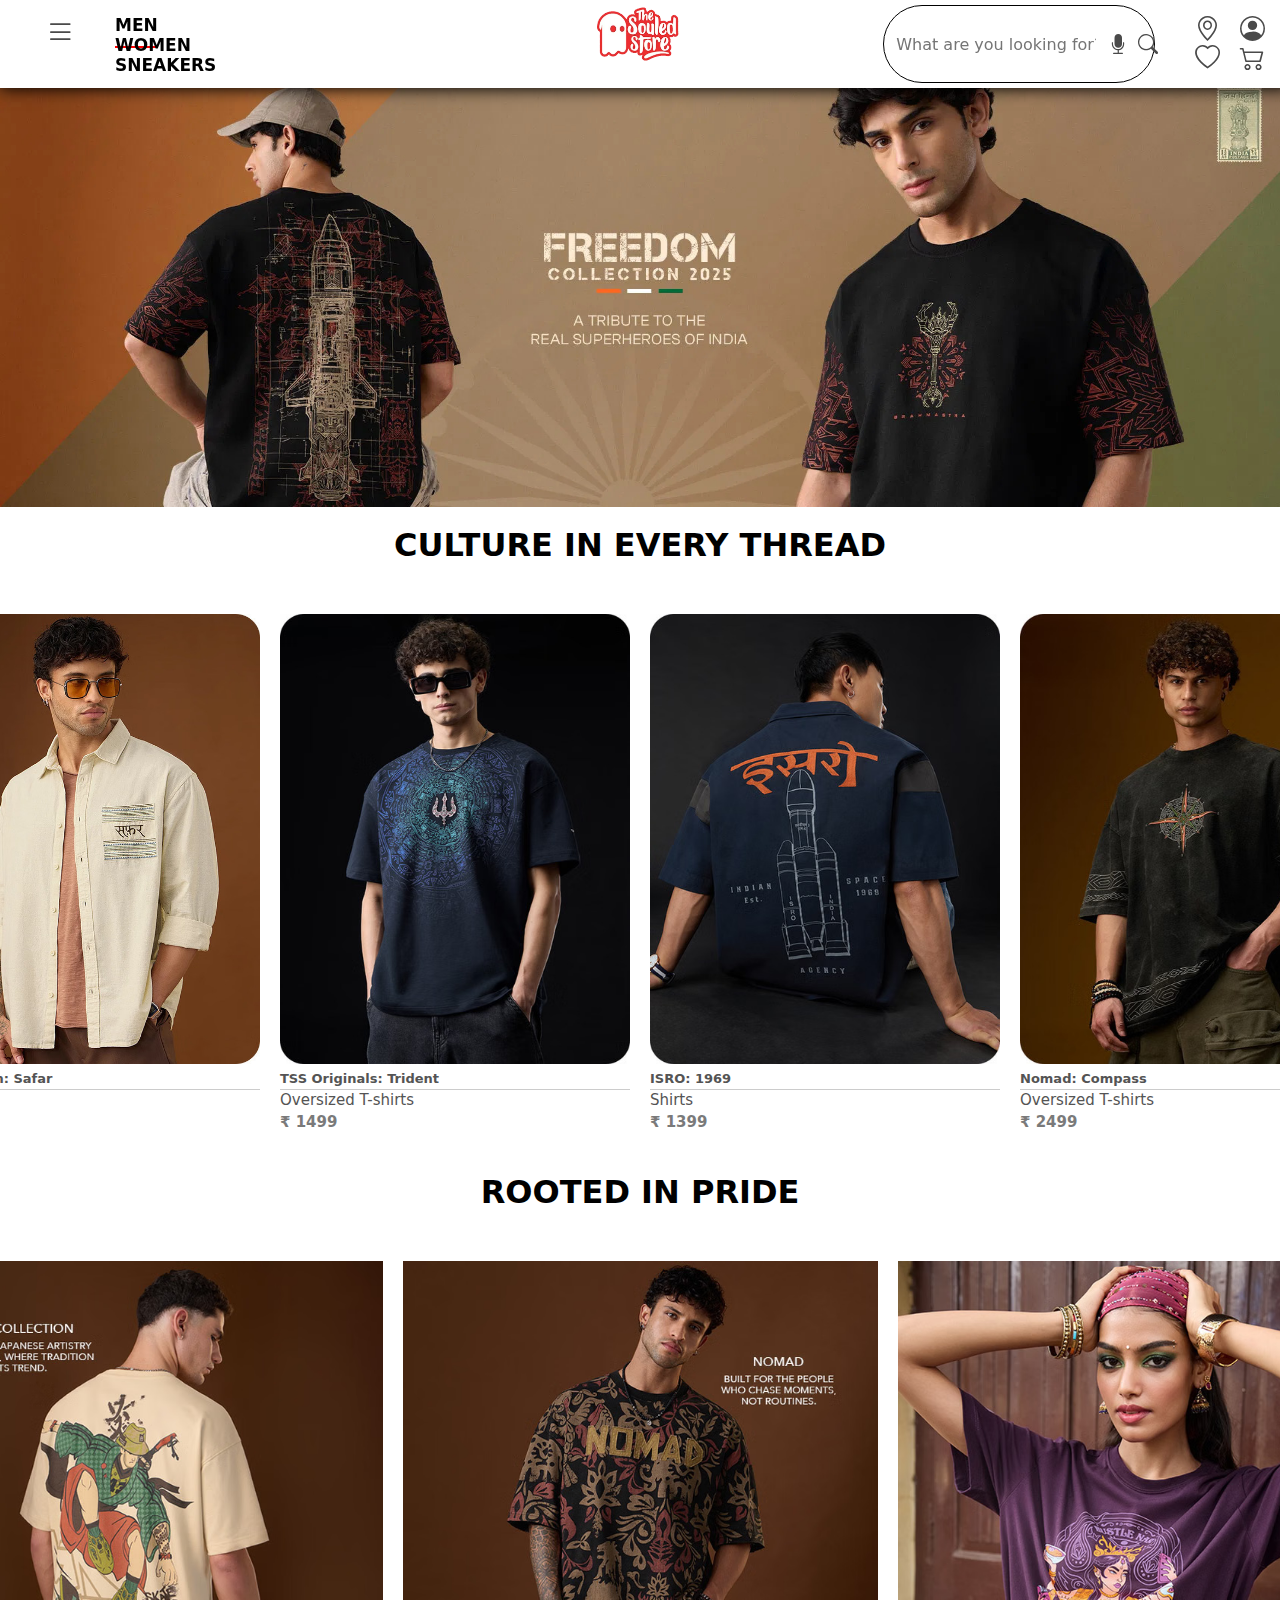
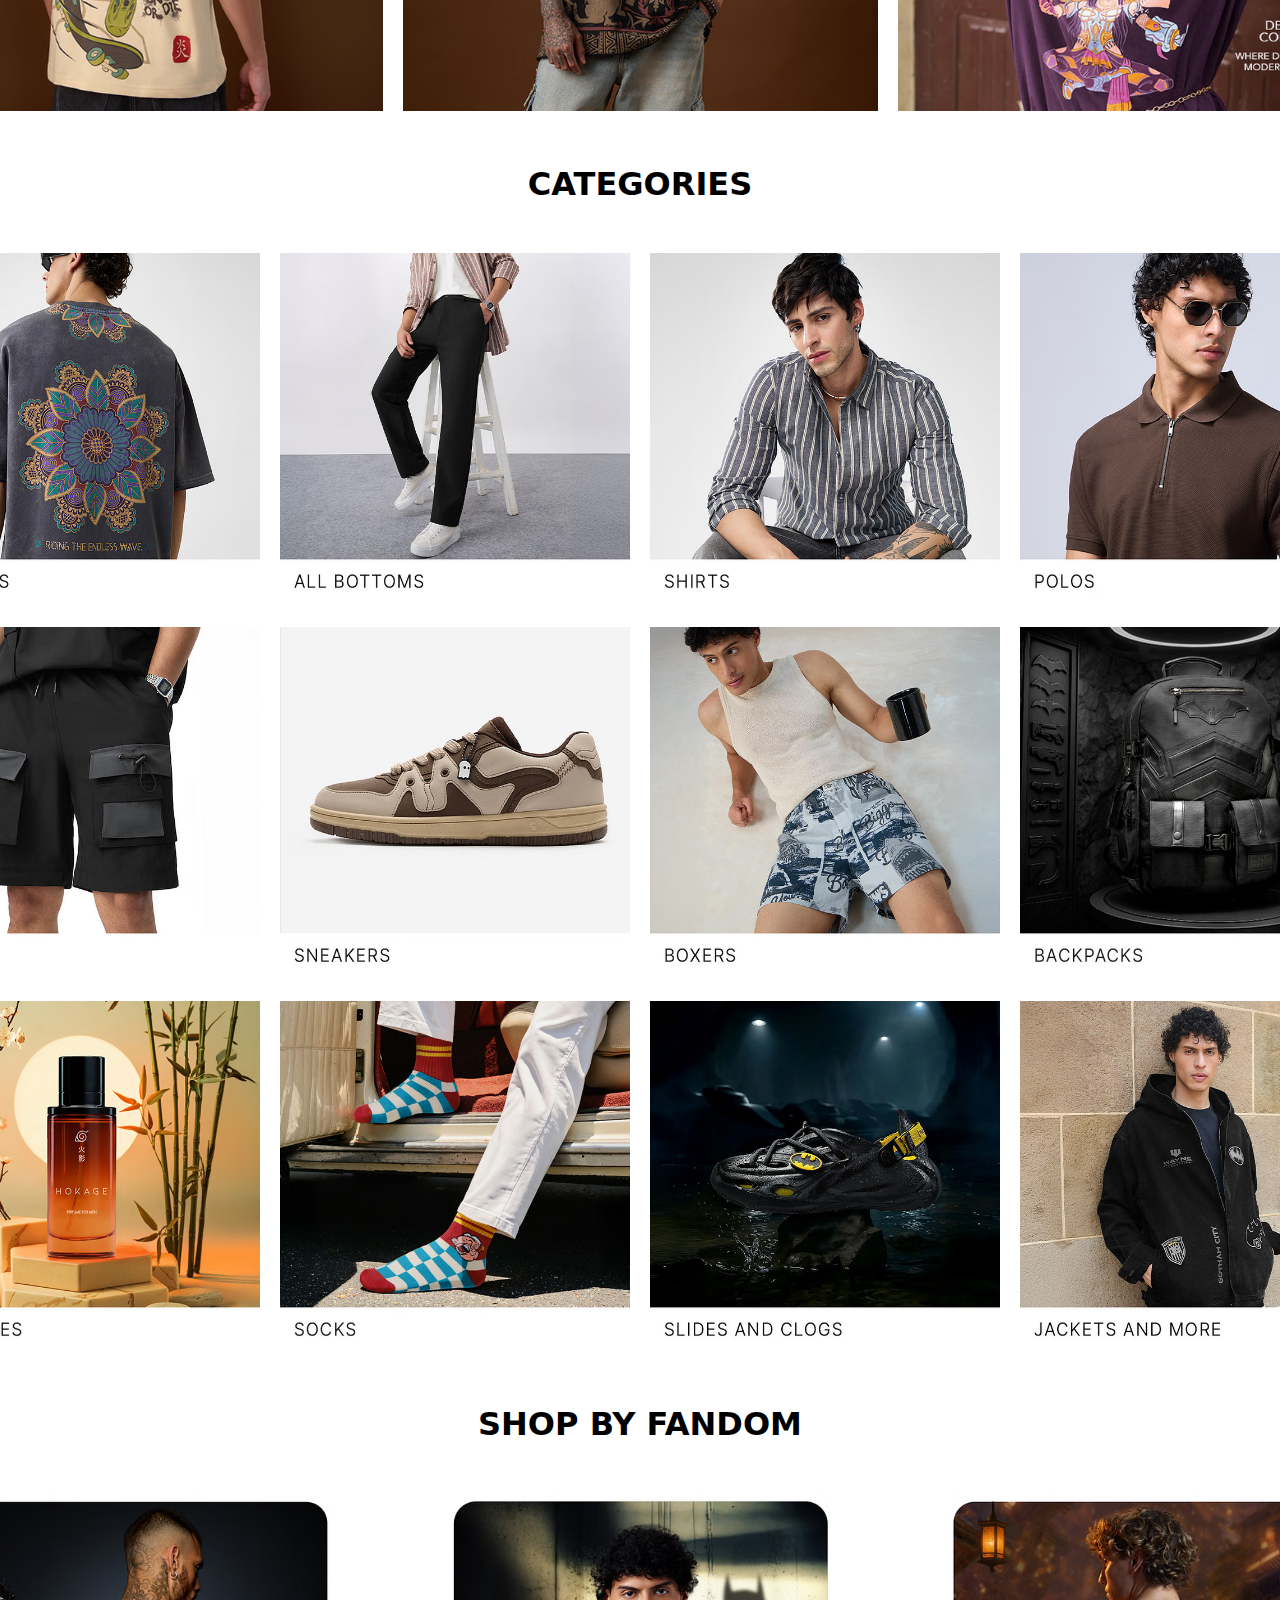
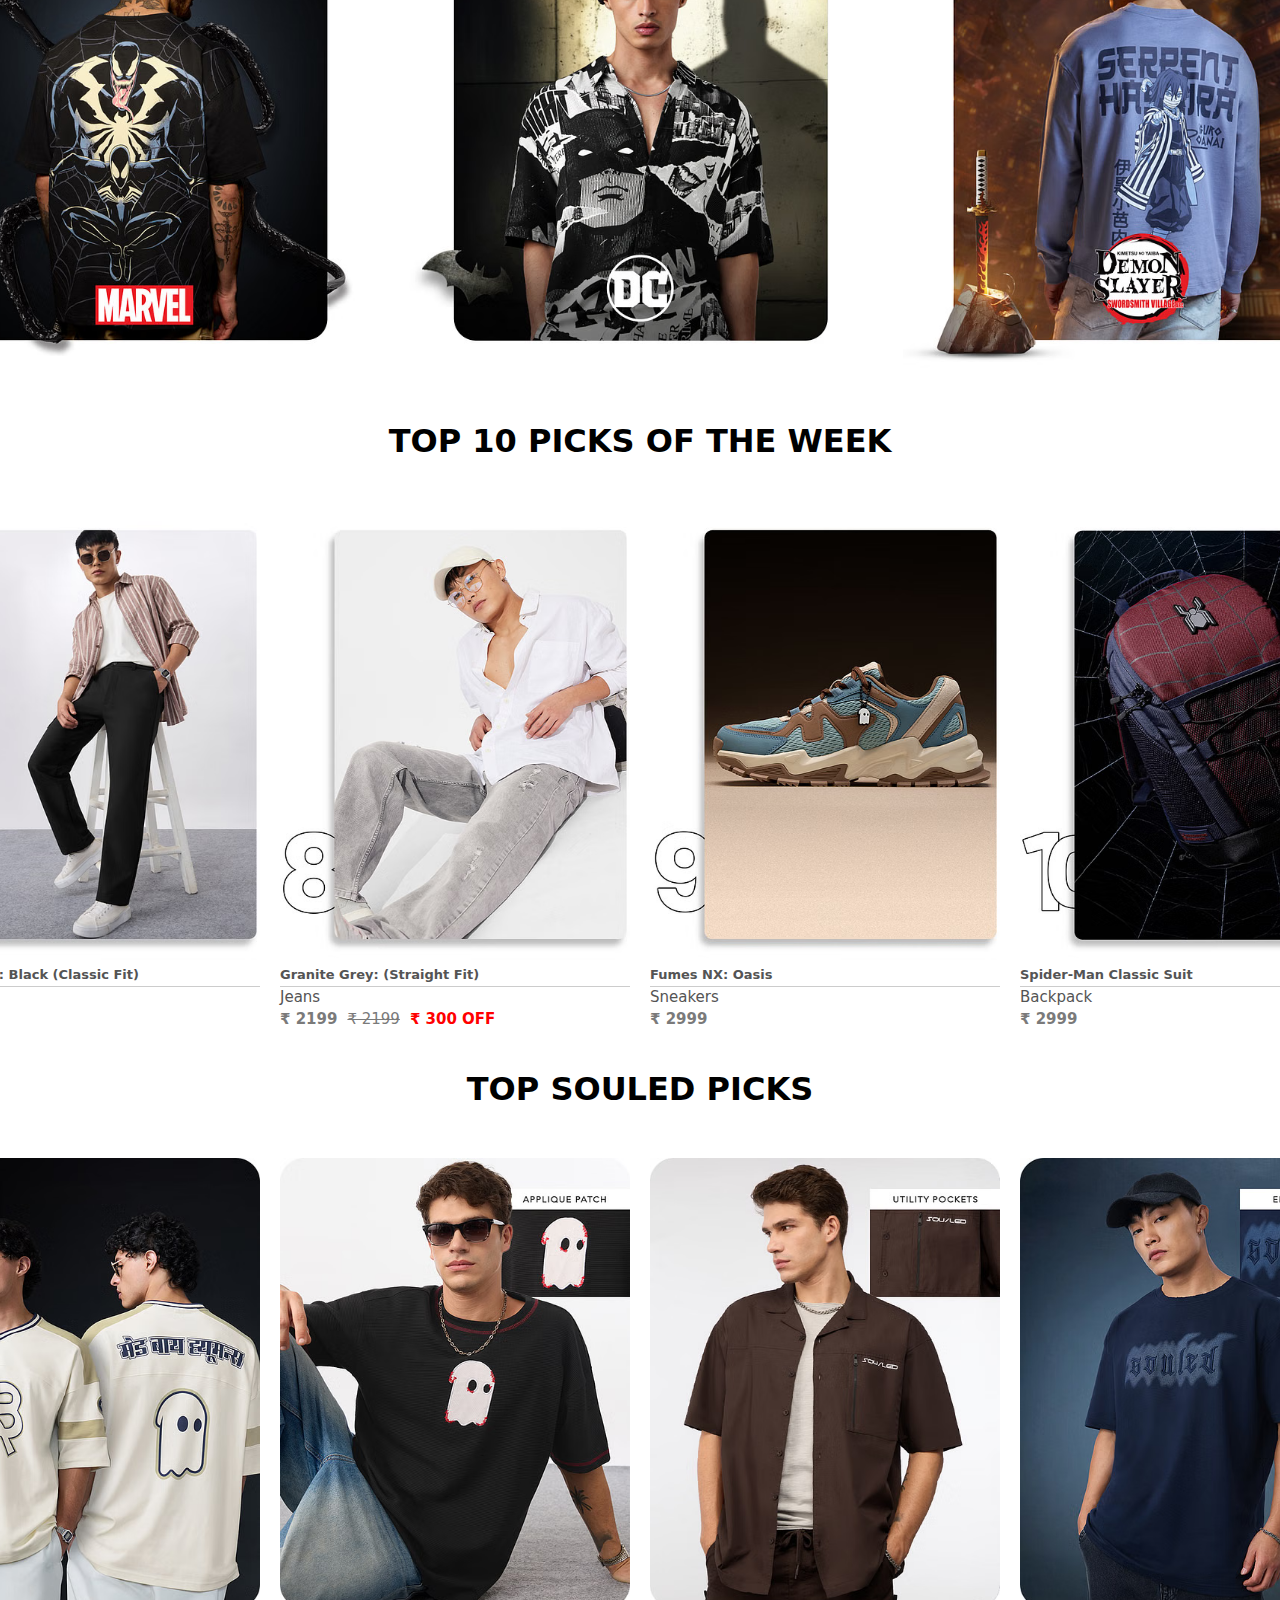
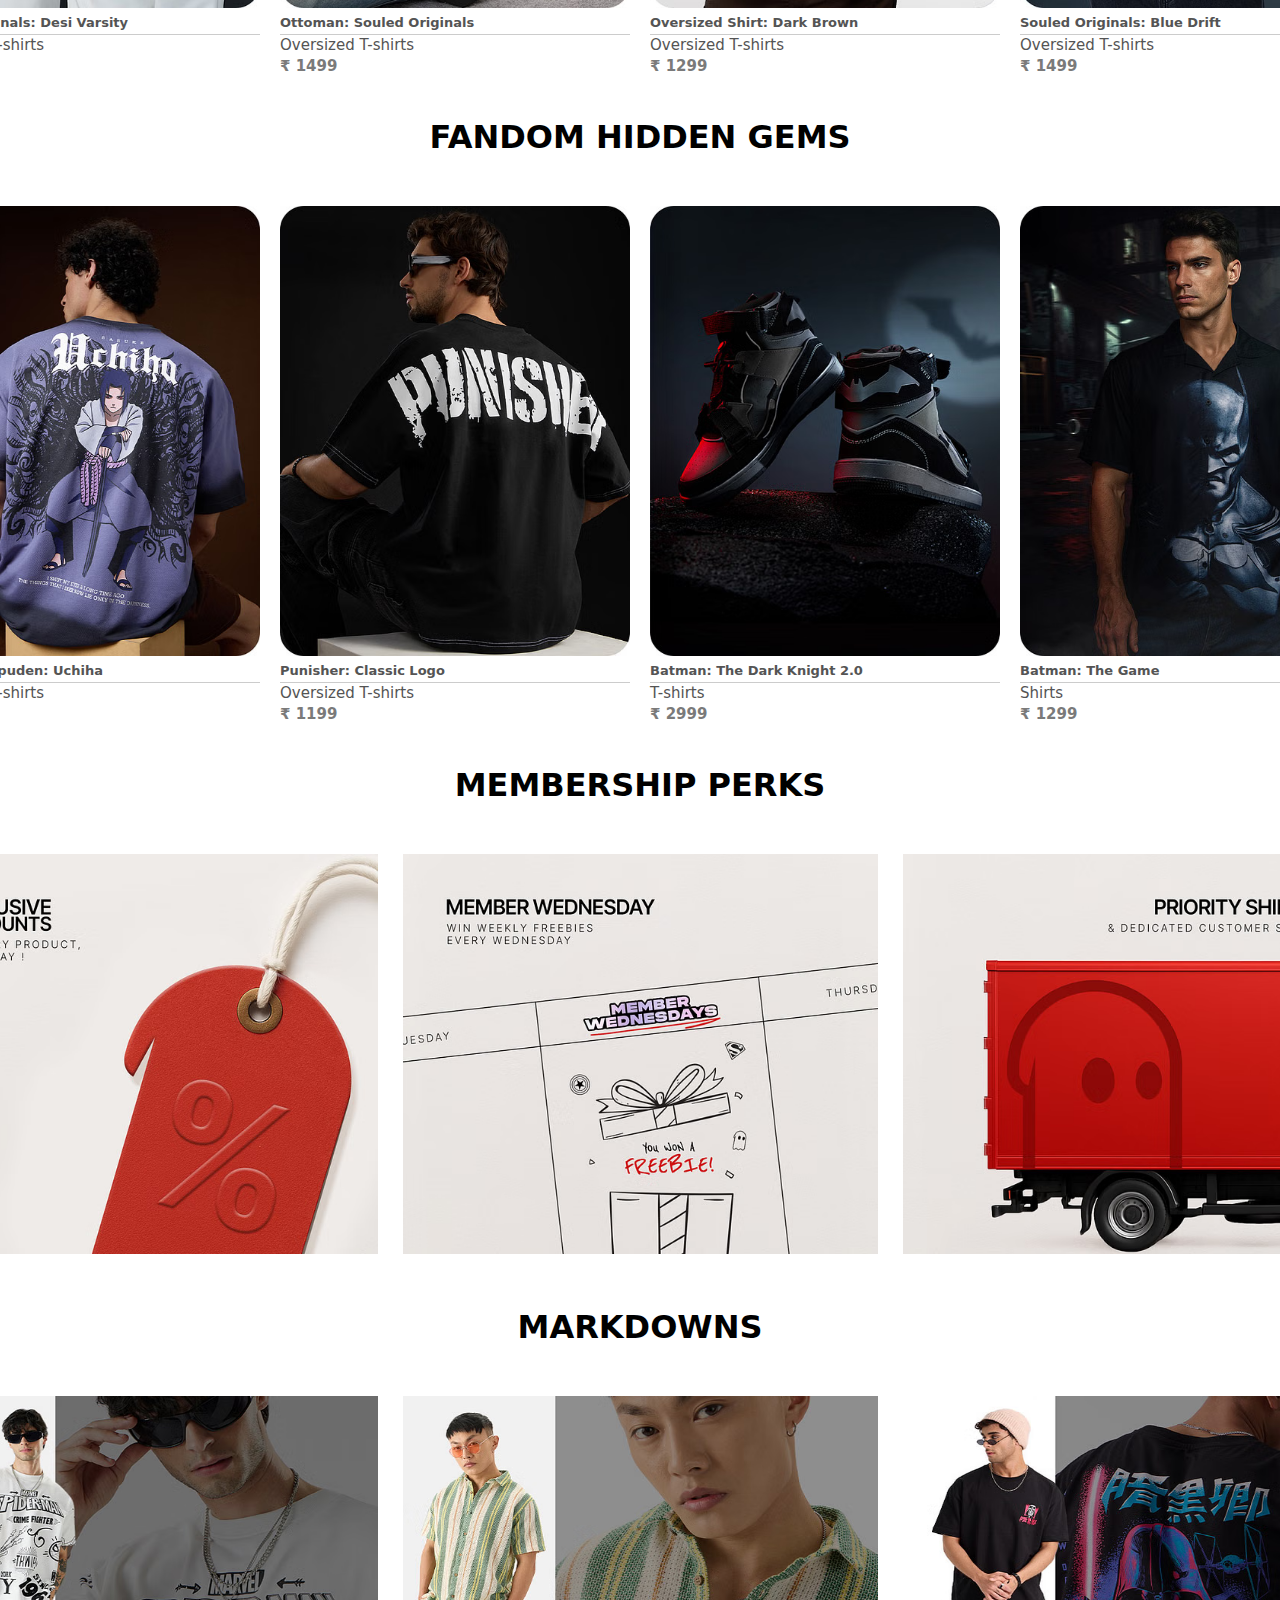
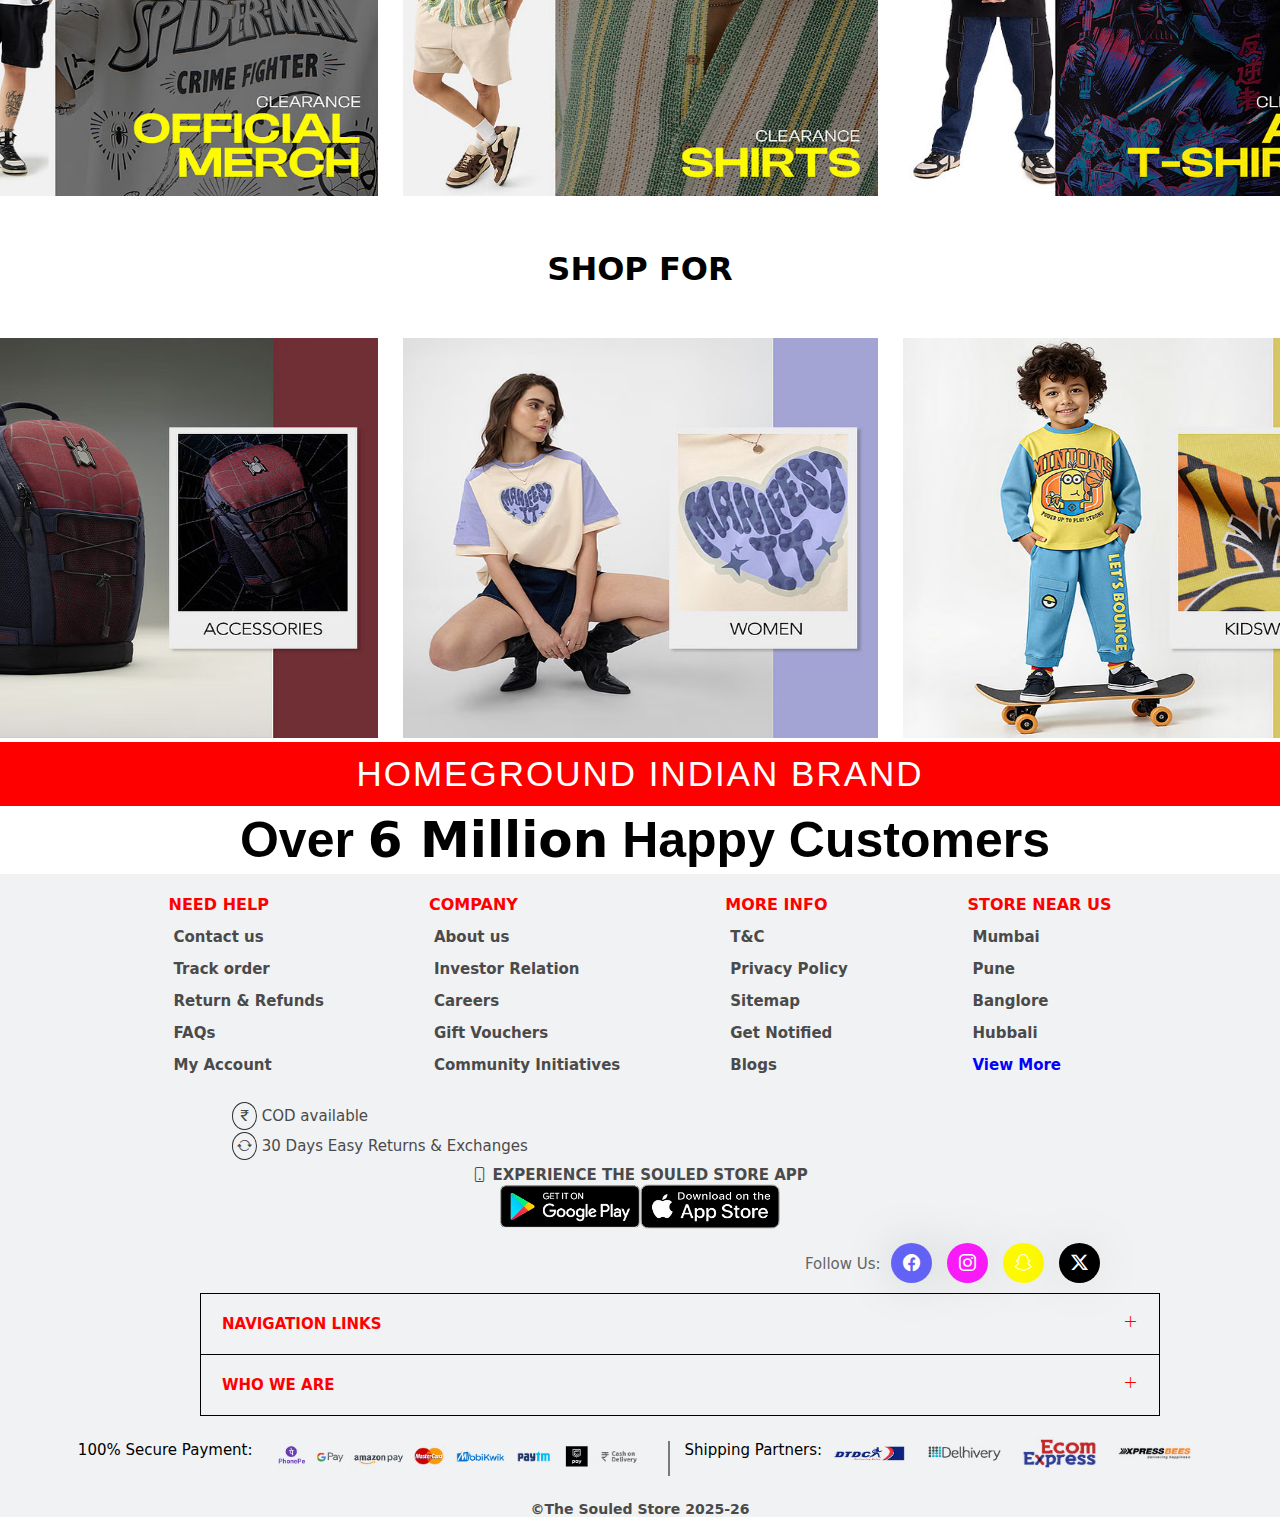
<file: index.html>
<!DOCTYPE html>
    <html lang="en">
    <head>
        <meta charset="UTF-8">
        <meta name="viewport" content="width=device-width, initial-scale=1.0">
        <link rel="stylesheet"
            href="https://cdn.jsdelivr.net/npm/bootstrap-icons@1.11.3/font/bootstrap-icons.css">
        <link rel="stylesheet" href="style.css">
        <title>Clone Site 1</title>
    </head>
    <body>
        <div class="whole-page">
            <div class="header">
                <ul class="list">
                    <li><a href="#"><i class="bi bi-list"></i></a></li>
                </ul>
                <div class="menullist">
                    <ul class="menus">
                        <li class="men"><a
                                href="index.html">MEN</a></li>
                        <li class="women"><a
                                href="women.html">WOMEN</a></li>
                        <li class="sneakers"><a
                                href="sneakers.html">SNEAKERS</a></li>
                    </ul>
                </div>
                <a href="index.html"><img class="sslogo" src="./image/non-member-logo2.webp"
                    alt="souled-store-logo"></a>
                <div class="searchbar">
                    <input class="search" type="text"
                        placeholder="What are you looking for?">
                    <a href="#"><i class="bi bi-mic-fill"></i></a>
                    <a href="#"><i class="bi bi-search"></i></a>
                </div>
                <ul class="navicons">
                    <li class="iconbars"><a href="#"><i class="bi bi-geo-alt"></i></a></li>
                    <li class="iconbars"><a href="#"><i class="bi bi-person-circle"></i></a></li>
                    <li class="iconbars"><a href="#"><i class="bi bi-heart"></i></a></li>
                    <li class="iconbars"><a href="#"><i class="bi bi-cart2"></i></a></li>
                </ul>
            </div>
        </div>
        <div class="posterimg">
            <img class="mainposter" src="./image/homepage_img.jpg"
                alt="homepageposter1">
        </div>
        <div class="mainbody">
            <h1 class="mainpgtext">CULTURE IN EVERY THREAD</h1>
            <div class="bodycontainer1">
                <div class="img1"><img class="row1img1"
                        src="./image/1rowimg.jpg" alt="imgrow1">
                    <div class="details">
                        <div class="prodname"><p><h3>Cotton Linen: Safar</h3></p></div>
                    <div class="brder"></div>
                    <div class="dressname"><p>Shirts</p></div>
                    <div class="price"><p>₹ 1599</p></div>
                    </div>
                    </div>
                <div class="img2"><img class="row1img2"
                        src="./image/1rowimg2.jpg" alt="imgrow2">
                    <div class="details">
                        <div class="prodname"><p><h3>TSS Originals: Trident</h3></p></div>
                    <div class="brder"></div>
                    <div class="dressname"><p>Oversized T-shirts</p></div>
                    <div class="price"><p>₹ 1499</p></div>
                    </div>
                    </div>
                <div class="img3"><img class="row1img3"
                        src="./image/1rowimg3.jpg" alt="imgrow3">
                    <div class="details">
                        <div class="prodname"><p><h3>ISRO: 1969</h3></p></div>
                    <div class="brder"></div>
                    <div class="dressname"><p>Shirts</p></div>
                    <div class="price"><p>₹ 1399</p></div>
                    </div>
                    </div>
                <div class="img4"><img class="row1img4"
                        src="./image/1rowimg4.jpg" alt="imgrow4">
                    <div class="details">
                        <div class="prodname"><p><h3>Nomad: Compass</h3></p></div>
                    <div class="brder"></div>
                    <div class="dressname"><p>Oversized T-shirts</p></div>
                    <div class="price"><p>₹ 2499</p></div>
                    </div>
                    </div>
            </div>

            <h1 class="mainpgtext">ROOTED IN PRIDE</h1>
            <div class="bodycontainer2">
                <div class="img21"><img class="row2img1"
                        src="./image/2rowimg1.avif" alt="2imgrow2"></div>
                <div class="img22"><img class="row2img2"
                        src="./image/2rowimg2.avif" alt="2imgrow2"></div>
                <div class="img23"><img class="row2img3"
                        src="./image/2rowimg3.avif" alt="3imgrow2"></div>
            </div>

            <h1 class="mainpgtext">CATEGORIES</h1>
            <div class="bodycontainer3">
                <div class="img31"><img class="row3img1"
                        src="./image/T-shirts.avif" alt="row3img1"></div>
                <div class="img32"><img class="row3img2"
                        src="./image/Bottoms.avif" alt="row3img2"></div>
                <div class="img33"><img class="row3img3"
                        src="./image/shirts.avif" alt="row3img3"></div>
                <div class="img34"><img class="row3img4"
                        src="./image/Big_Polos.avif" alt="row3img4"></div>
                <div class="img35"><img class="row3img5"
                        src="./image/shorts.avif" alt="row3img5"></div>
                <div class="img36"><img class="row3img6"
                        src="./image/Sneakers.avif" alt="row3img6"></div>
                <div class="img37"><img class="row3img7"
                        src="./image/Boxers.avif" alt="row3img7"></div>
                <div class="img38"><img class="row3img8"
                        src="./image/Backpacks.avif" alt="row3img8"></div>
                <div class="img39"><img class="row3img9"
                        src="./image/Perfumes.avif" alt="row3img9"></div>
                <div class="img310"><img class="row3img10"
                        src="./image/Socks.avif" alt="row3img10"></div>
                <div class="img311"><img class="row3img11"
                        src="./image/Slides.avif" alt="row3img11"></div>
                <div class="img312"><img class="row3img12"
                        src="./image/Jackets.avif" alt="row3img12"></div>
            </div>

            <h1 class="mainpgtext">SHOP BY FANDOM</h1>
            <div class="bodycontainer4">
                <div class="img41"><img src="./image/row4img1.avif"
                        alt="row4img1" class="row4img1"></div>
                <div class="img42"><img src="./image/row4img2.avif"
                        alt="row4img2" class="row4img2"></div>
                <div class="img43"><img src="./image/row4img3.avif"
                        alt="row4img3" class="row4img3"></div>
            </div>

            <h1 class="mainpgtext">TOP 10 PICKS OF THE WEEK</h1>
            <div class="bodycontainer5">
                <div class="img51"><img src="./image/row5img1.avif"
                        alt="row5img1" class="row5img1">
                    <div class="details">
                        <div class="prodname"><p><h3>Super Pants: Black (Classic
                            Fit)</h3></p></div>
                    <div class="brder"></div>
                    <div class="dressname"><p>Pants</p></div>
                    <div class="price"><p>₹ 2599</p></div>
                    </div>
                </div>
                <div class="img52"><img src="./image/row5img2.avif"
                        alt="row5img2" class="row5img2">
                    <div class="details">
                        <div class="prodname"><p><h3>Granite Grey: (Straight Fit)</h3></p></div>
                    <div class="brder"></div>
                    <div class="dressname"><p>Jeans</p></div>
                    <div class="price"><p>₹ 2199</p> <p class="lightprice"><s>₹ 2199</s></p> <p class="ofrprice">₹ 300 OFF</p></div>
                    </div>
                </div>
                <div class="img53"><img src="./image/row5img3.avif"
                        alt="row5img3" class="row5img3">
                    <div class="details">
                        <div class="prodname"><p><h3>Fumes NX: Oasis</h3></p></div>
                    <div class="brder"></div>
                    <div class="dressname"><p>Sneakers</p></div>
                    <div class="price"><p>₹ 2999</p></div>
                    </div>
                </div>
                <div class="img54"><img src="./image/row5img4.avif"
                        alt="row5img4" class="row5img4">
                    <div class="details">
                        <div class="prodname"><p><h3>Spider-Man Classic Suit</h3></p></div>
                    <div class="brder"></div>
                    <div class="dressname"><p>Backpack</p></div>
                    <div class="price"><p>₹ 2999</p></div>
                    </div>
                </div>
            </div>

            <h1 class="mainpgtext">TOP SOULED PICKS</h1>
            <div class="bodycontainer6">
                <div class="img61"><img src="./image/row6img1.avif"
                        alt="row6img1" class="row6img1">
                    <div class="details">
                        <div class="prodname"><p><h3>Souled Originals: Desi Varsity</h3></p></div>
                    <div class="brder"></div>
                    <div class="dressname"><p>Oversized T-shirts</p></div>
                    <div class="price"><p>₹ 1699</p></div>
                    </div>
                </div>
                <div class="img62"><img src="./image/row6img2.avif"
                        alt="row6img2" class="row6img2">
                    <div class="details">
                        <div class="prodname"><p><h3>Ottoman: Souled Originals</h3></p></div>
                    <div class="brder"></div>
                    <div class="dressname"><p>Oversized T-shirts</p></div>
                    <div class="price"><p>₹ 1499</p></div>
                    </div>
                </div>
                <div class="img63"><img src="./image/row6img3.avif"
                        alt="row6img3" class="row6img3">
                    <div class="details">
                        <div class="prodname"><p><h3>Oversized Shirt: Dark Brown</h3></p></div>
                    <div class="brder"></div>
                    <div class="dressname"><p>Oversized T-shirts</p></div>
                    <div class="price"><p>₹ 1299</p></div>
                    </div>
                </div>
                <div class="img64"><img src="./image/row6img4.avif"
                        alt="row6img4" class="row6img4">
                    <div class="details">
                        <div class="prodname"><p><h3>Souled Originals: Blue Drift</h3></p></div>
                    <div class="brder"></div>
                    <div class="dressname"><p>Oversized T-shirts</p></div>
                    <div class="price"><p>₹ 1499</p></div>
                    </div>
                </div>
            </div>
            <h1 class="mainpgtext">FANDOM HIDDEN GEMS</h1>
            <div class="bodycontainer7">
                <div class="img71"><img src="./image/row7img1.avif"
                        alt="row7img1" class="row7img1">
                    <div class="details">
                        <div class="prodname"><p><h3>Naruto Shippuden: Uchiha</h3></p></div>
                    <div class="brder"></div>
                    <div class="dressname"><p>Oversized T-shirts</p></div>
                    <div class="price"><p>₹ 1299</p></div>
                    </div>
                </div>
                <div class="img72"><img src="./image/row7img2.avif"
                        alt="row7img2" class="row7img2">
                    <div class="details">
                        <div class="prodname"><p><h3>Punisher: Classic Logo</h3></p></div>
                    <div class="brder"></div>
                    <div class="dressname"><p>Oversized T-shirts</p></div>
                    <div class="price"><p>₹ 1199</p></div>
                    </div>
                </div>
                <div class="img73"><img src="./image/row7img3.avif"
                        alt="row7img3" class="row7img3">
                    <div class="details">
                        <div class="prodname"><p><h3>Batman: The Dark Knight 2.0</h3></p></div>
                    <div class="brder"></div>
                    <div class="dressname"><p>T-shirts</p></div>
                    <div class="price"><p>₹ 2999</p></div>
                    </div>
                </div>
                <div class="img74"><img src="./image/row7img4.avif"
                        alt="row7img4" class="row7img4">
                    <div class="details">
                        <div class="prodname"><p><h3>Batman: The Game</h3></p></div>
                    <div class="brder"></div>
                    <div class="dressname"><p>Shirts</p></div>
                    <div class="price"><p>₹ 1299</p></div>
                    </div>
                </div>
            </div>
            <h1 class="mainpgtext">MEMBERSHIP PERKS</h1>
            <div class="bodycontainermember">
                <div class="img81"><img src="./image/rowmemberimg1.avif"
                        alt="row8img1" class="row8img1"></div>
                <div class="img82"><img src="./image/rowmemberimg2.avif"
                        alt="row8img2" class="row8img2"></div>
                <div class="img83"><img src="./image/rowmemberimg3.avif"
                        alt="row8img3" class="row8img3"></div>
            </div>
            <h1 class="mainpgtext">MARKDOWNS</h1>
            <div class="bodycontainermarkdown">
                <div class="img91"><img src="./image/row9img1.avif"
                        alt="row9img1" class="row9img1"></div>
                <div class="img92"><img src="./image/row9img2.avif"
                        alt="row9img2" class="row9img2"></div>
                <div class="img93"><img src="./image/row9img3.avif"
                        alt="row9img3" class="row9img3"></div>
            </div>
            <h1 class="mainpgtext">SHOP FOR</h1>
            <div class="bodycontainershopfor">
                <div class="img101"><img src="./image/row10img1.avif"
                        alt="row10img1" class="row10img1"></div>
                <div class="img102"><img src="./image/row10img2.avif"
                        alt="row10img2" class="row10img2"></div>
                <div class="img103"><img src="./image/row10img3.avif"
                        alt="row10img3" class="row10img3"></div>
            </div>
        </div>

        <div class="downtext">
            <h1 class="downtext1">HOMEGROUND INDIAN BRAND</h1>
            <h1 class="downtext2">Over <strong>6 Million</strong> Happy
                Customers</h1>
        </div>

        <div class="footer-section">
            <div class="footer">
                <div class="foottext">
                    <h2 class="subftext">NEED HELP</h2>
                    <ul class="help">
                        <li><a href="#">Contact us</a></li>
                        <li><a href="#">Track order</a></li>
                        <li><a href="#">Return & Refunds</a></li>
                        <li><a href="#">FAQs</a></li>
                        <li><a href="#">My Account</a></li>
                    </ul>
                </div>
                <div class="foottext">
                    <h2 class="subftext">COMPANY</h2>
                    <ul class="help">
                        <li><a href="#">About us</a></li>
                        <li><a href="#">Investor Relation</a></li>
                        <li><a href="#">Careers</a></li>
                        <li><a href="#">Gift Vouchers</a></li>
                        <li><a href="#">Community Initiatives</a></li>
                    </ul>
                </div>
                <div class="foottext">
                    <h2 class="subftext">MORE INFO</h2>
                    <ul class="help">
                        <li><a href="#">T&C</a></li>
                        <li><a href="#">Privacy Policy</a></li>
                        <li><a href="#">Sitemap</a></li>
                        <li><a href="#">Get Notified</a></li>
                        <li><a href="#">Blogs</a></li>
                    </ul>
                </div>
                <div class="foottext">
                    <h2 class="subftext">STORE NEAR US</h2>
                    <ul class="help">
                        <li><a href="#">Mumbai</a></li>
                        <li><a href="#">Pune</a></li>
                        <li><a href="#">Banglore</a></li>
                        <li><a href="#">Hubbali</a></li>
                        <li class="viewmore"><a href="#">View More</a></li>
                    </ul>
                </div>
            </div>
            <div class="deliverytxt">
                <ul class="delitext">
                    <li><i class="bi bi-currency-rupee"></i> COD available</li>
                    <li><i class="bi bi-arrow-repeat"></i> 30 Days Easy Returns & Exchanges</li>
                </ul>
            </div>
            <div class="appgateway">
                <div class="apptext"><h2><i class="bi bi-phone"></i> experience
                        the souled store app</h2></div>
                <div class="apps-store">
                    <div class="appimg"><a
                            href="https://play.google.com/store/apps/details?id=com.thesouledstore"><img
                                class="playappstore"
                                src="./image/play-store.avif"
                                alt="playstoreapp"></a></div>
                    <div class="appimg2"><a
                            href="https://apps.apple.com/in/app/the-souled-store/id1493897434"><img
                                class="playappstore"
                                src="./image/app-store.avif"
                                alt="appstore"></a></div>
                </div>
            </div>

            <div class="followbutton">
                <ul class="fubutton">
                    <p class="followus">Follow Us:</p>
                    <li class="fb"><a href="https://www.facebook.com/souledstore/"><i class="bi bi-facebook"></i></a></li>
                    <li class="insta"><a href="https://www.instagram.com/TheSouledStore/"><i class="bi bi-instagram"></i></a></li>
                    <li class="snap"><a href="https://www.snapchat.com/@thesouledstore"><i class="bi bi-snapchat"></i></a></li>
                    <li class="x"><a href="https://x.com/TheSouledStore"><i class="bi bi-twitter-x"></i></a></a></li>
                </ul>
            </div>

                <table class="table0">
                    <tr class="trow">
                        <td><p>NAVIGATION LINKS</p> <i class="bi bi-plus-lg"></i></td>
                    </tr>
                    <tr class="trow">
                        <td><p>WHO WE ARE</p> <i class="bi bi-plus-lg"></i></td>
                    </tr>
                </table>

                <div class="partners">
                        <p>100% Secure Payment:</p>
                        <img class="icon1" src="./image/payments-icon.png" alt="paymentpartners">
                        <div class="borderline"></div>
                        <p>Shipping Partners:</p>
                        <img class="icon2" src="./image/dtdc.avif" alt="dtdc">
                        <img class="icon2" src="./image/delivery.avif" alt="delhivery">
                        <img class="icon2" src="./image/ECOM-Express.avif" alt="ecom">
                        <img class="icon2" src="./image/XPRESSBEES.avif" alt="xpress">
                </div>
                
            <div class="last-text">
                <h3>©The Souled Store 2025-26</h3>
            </div>
        </div>
    </body>
    </html>
</file>
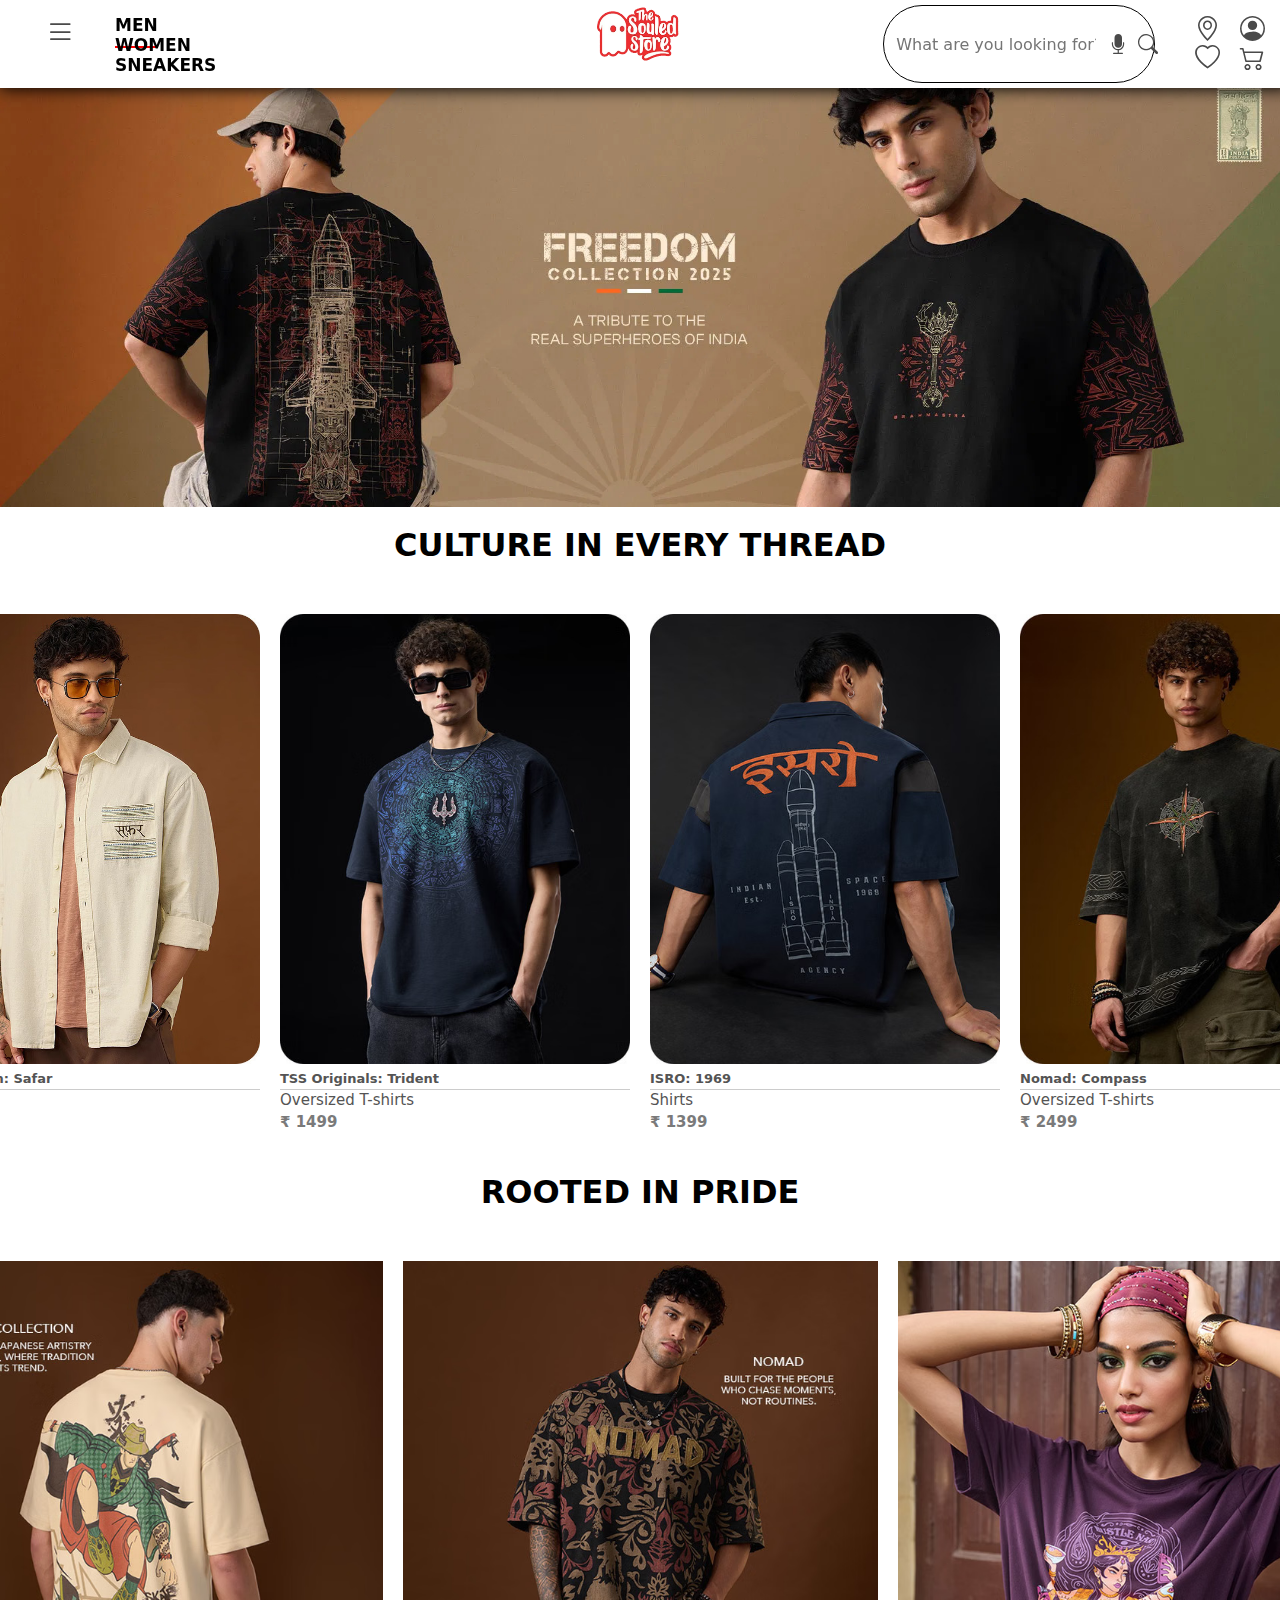
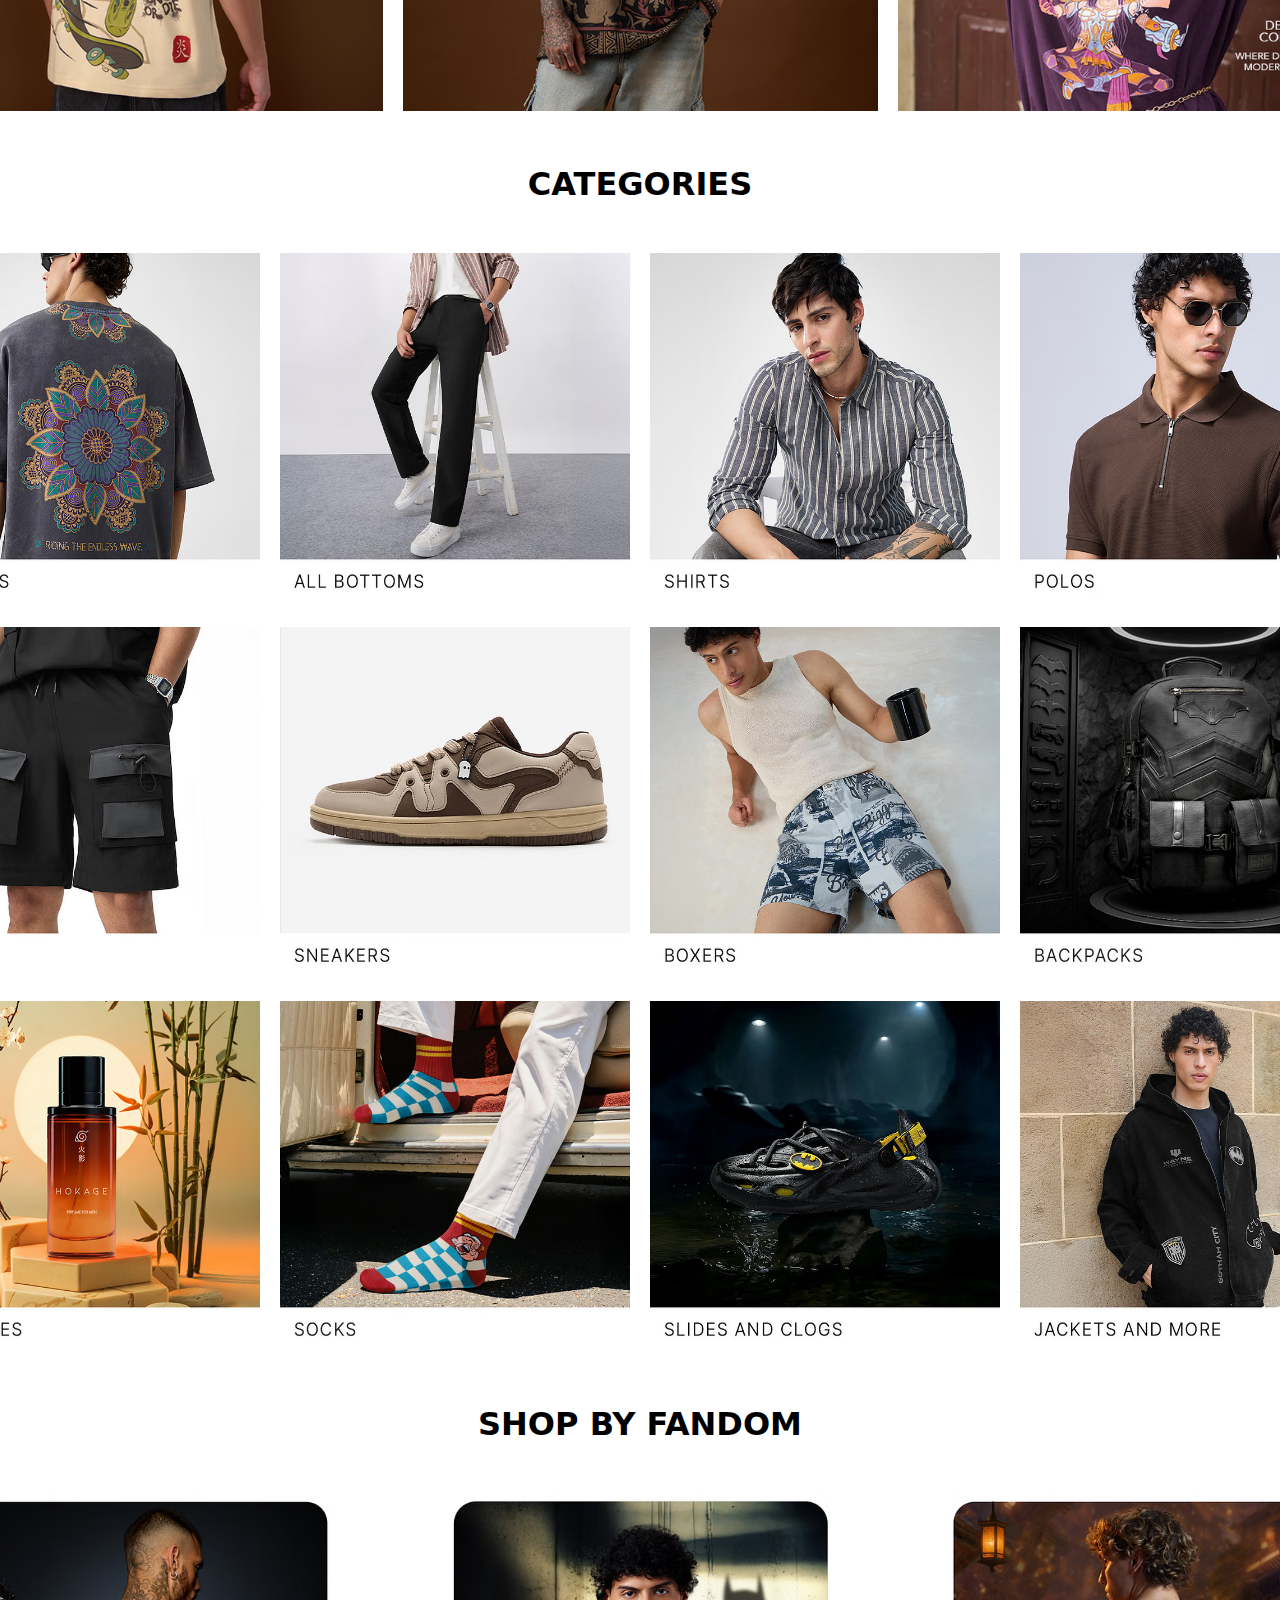
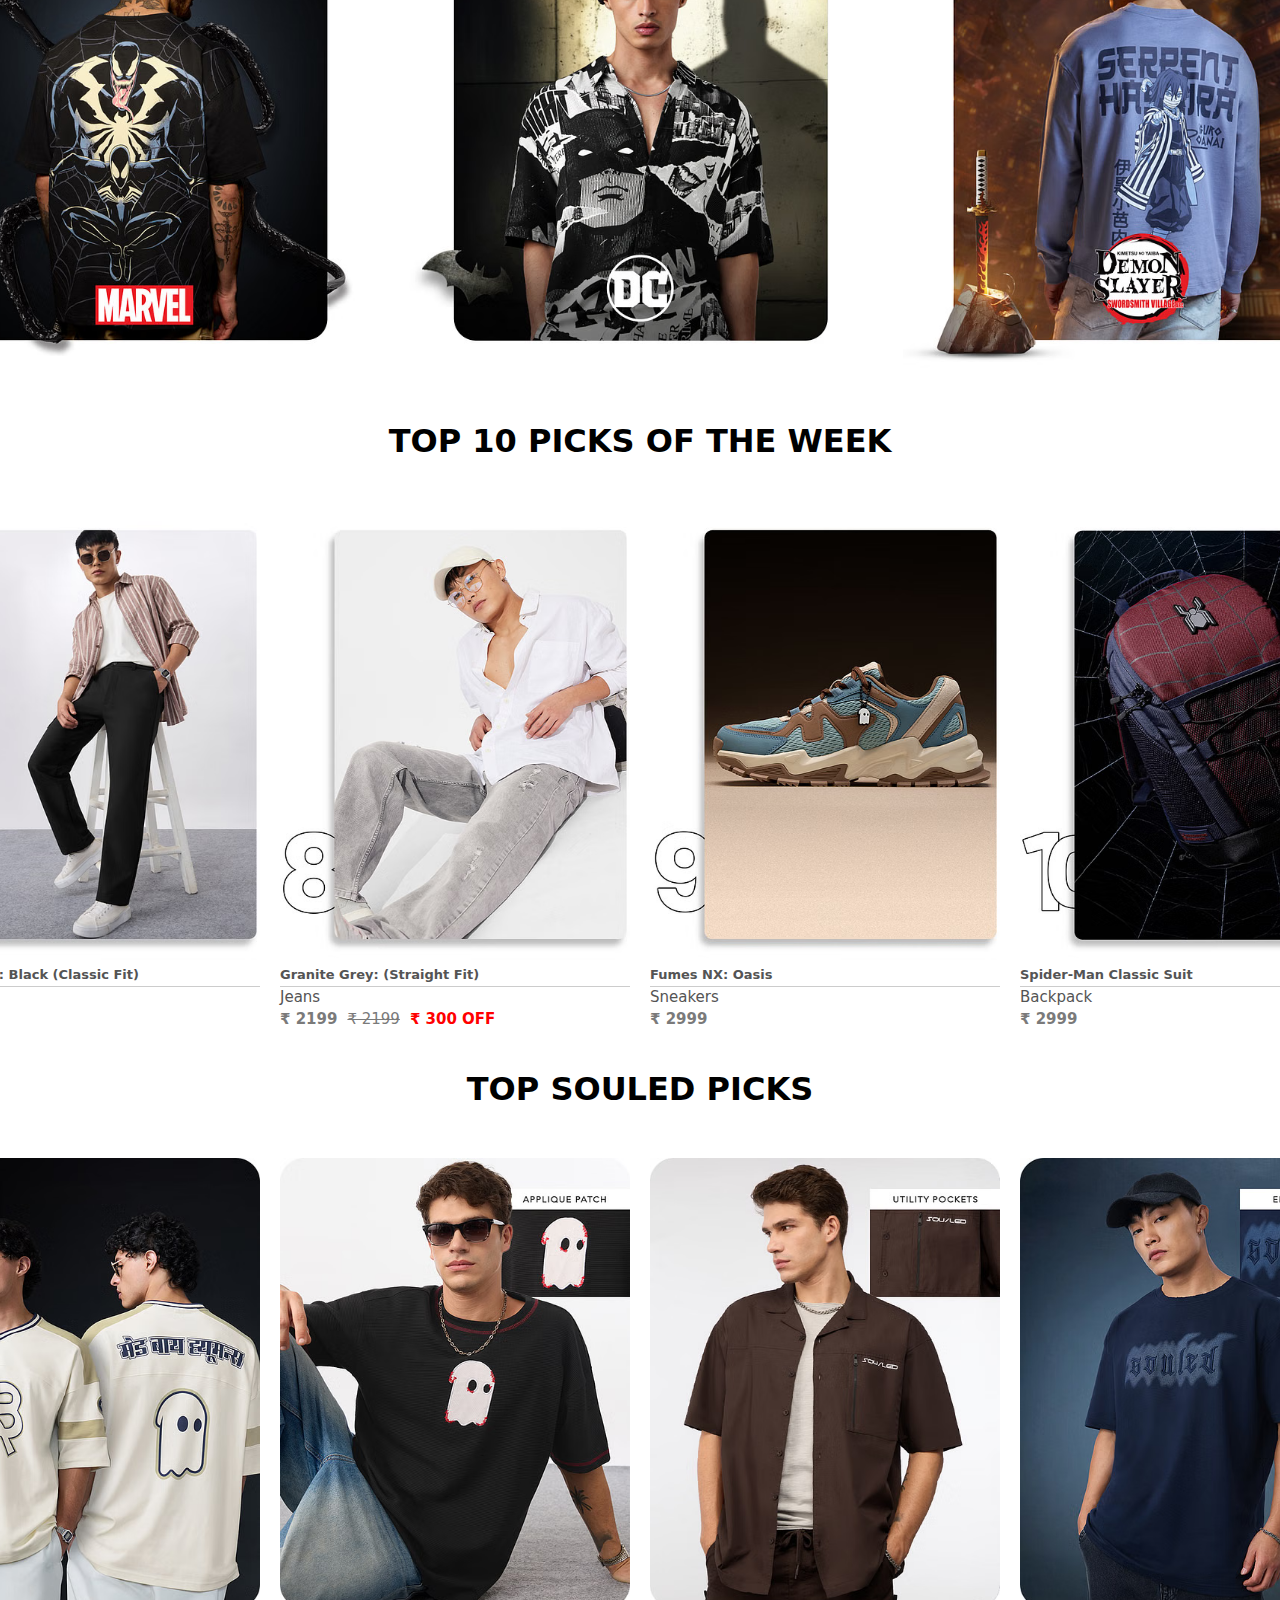
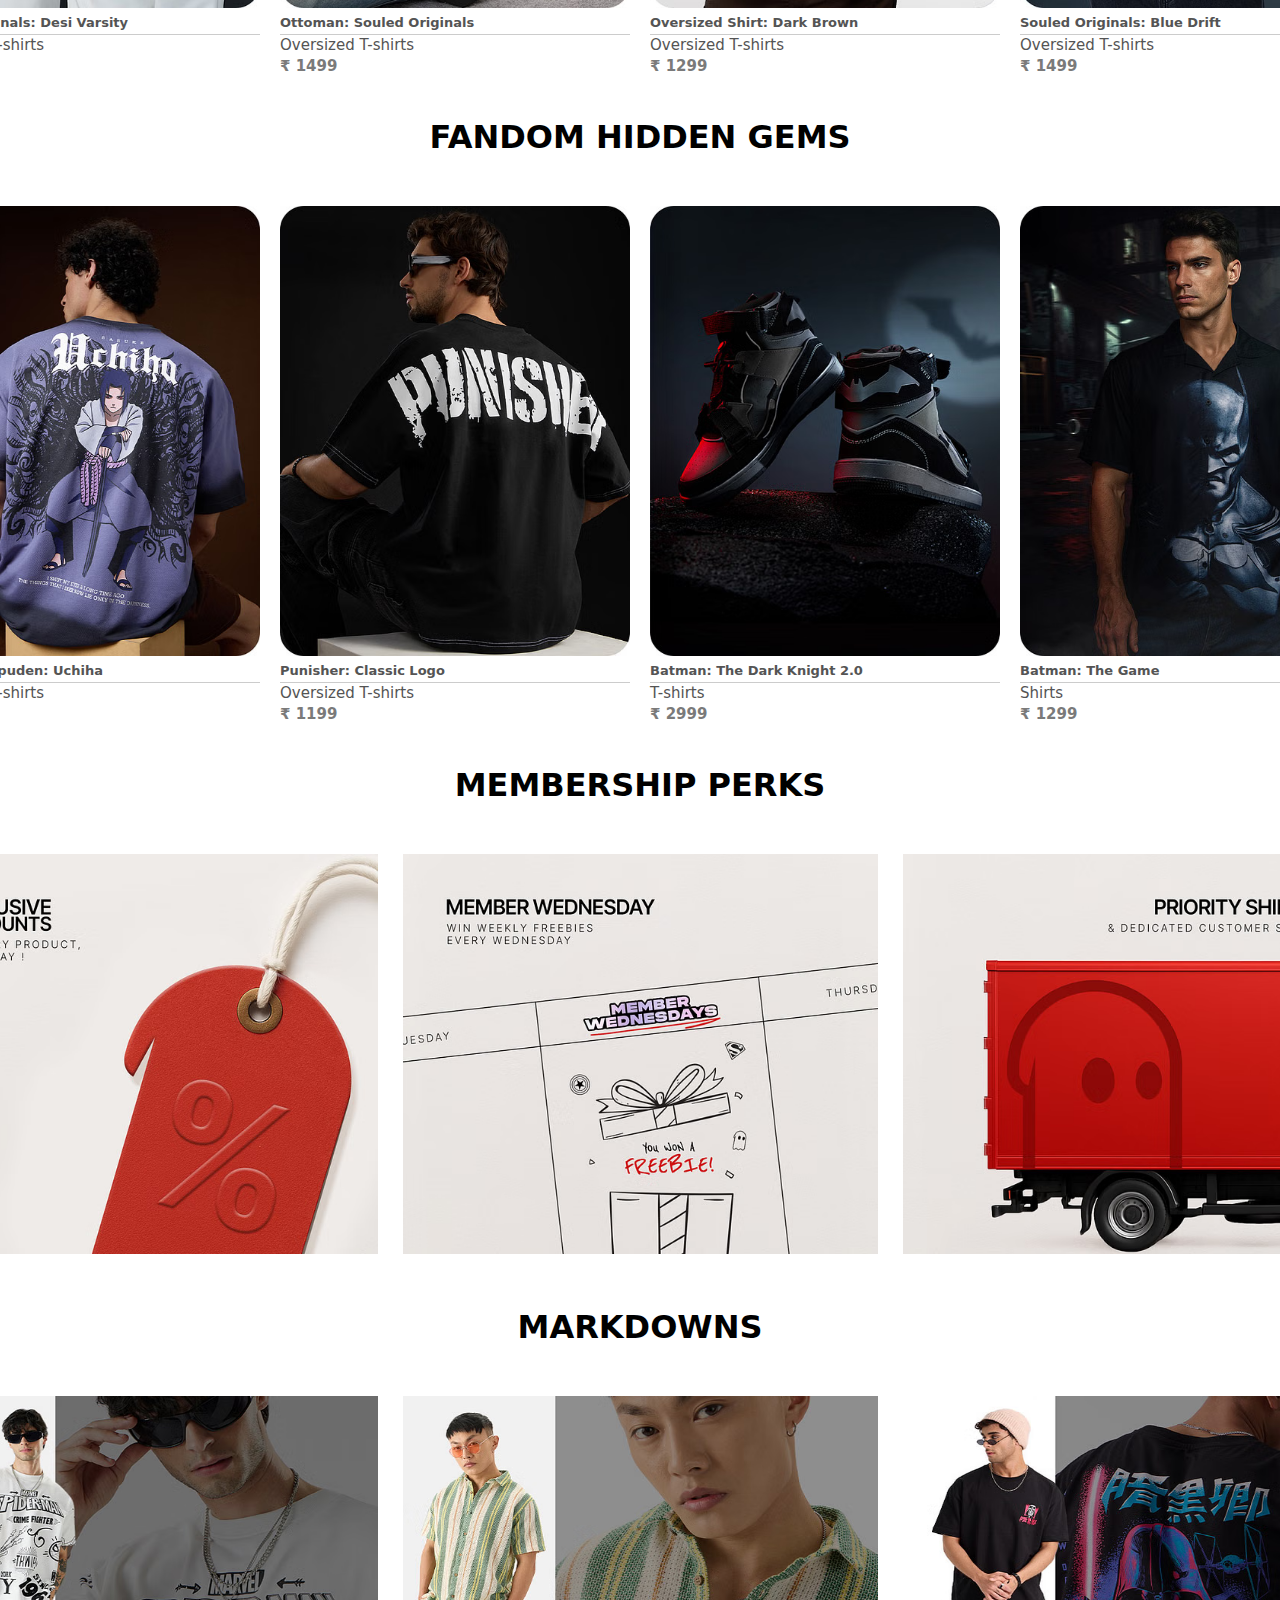
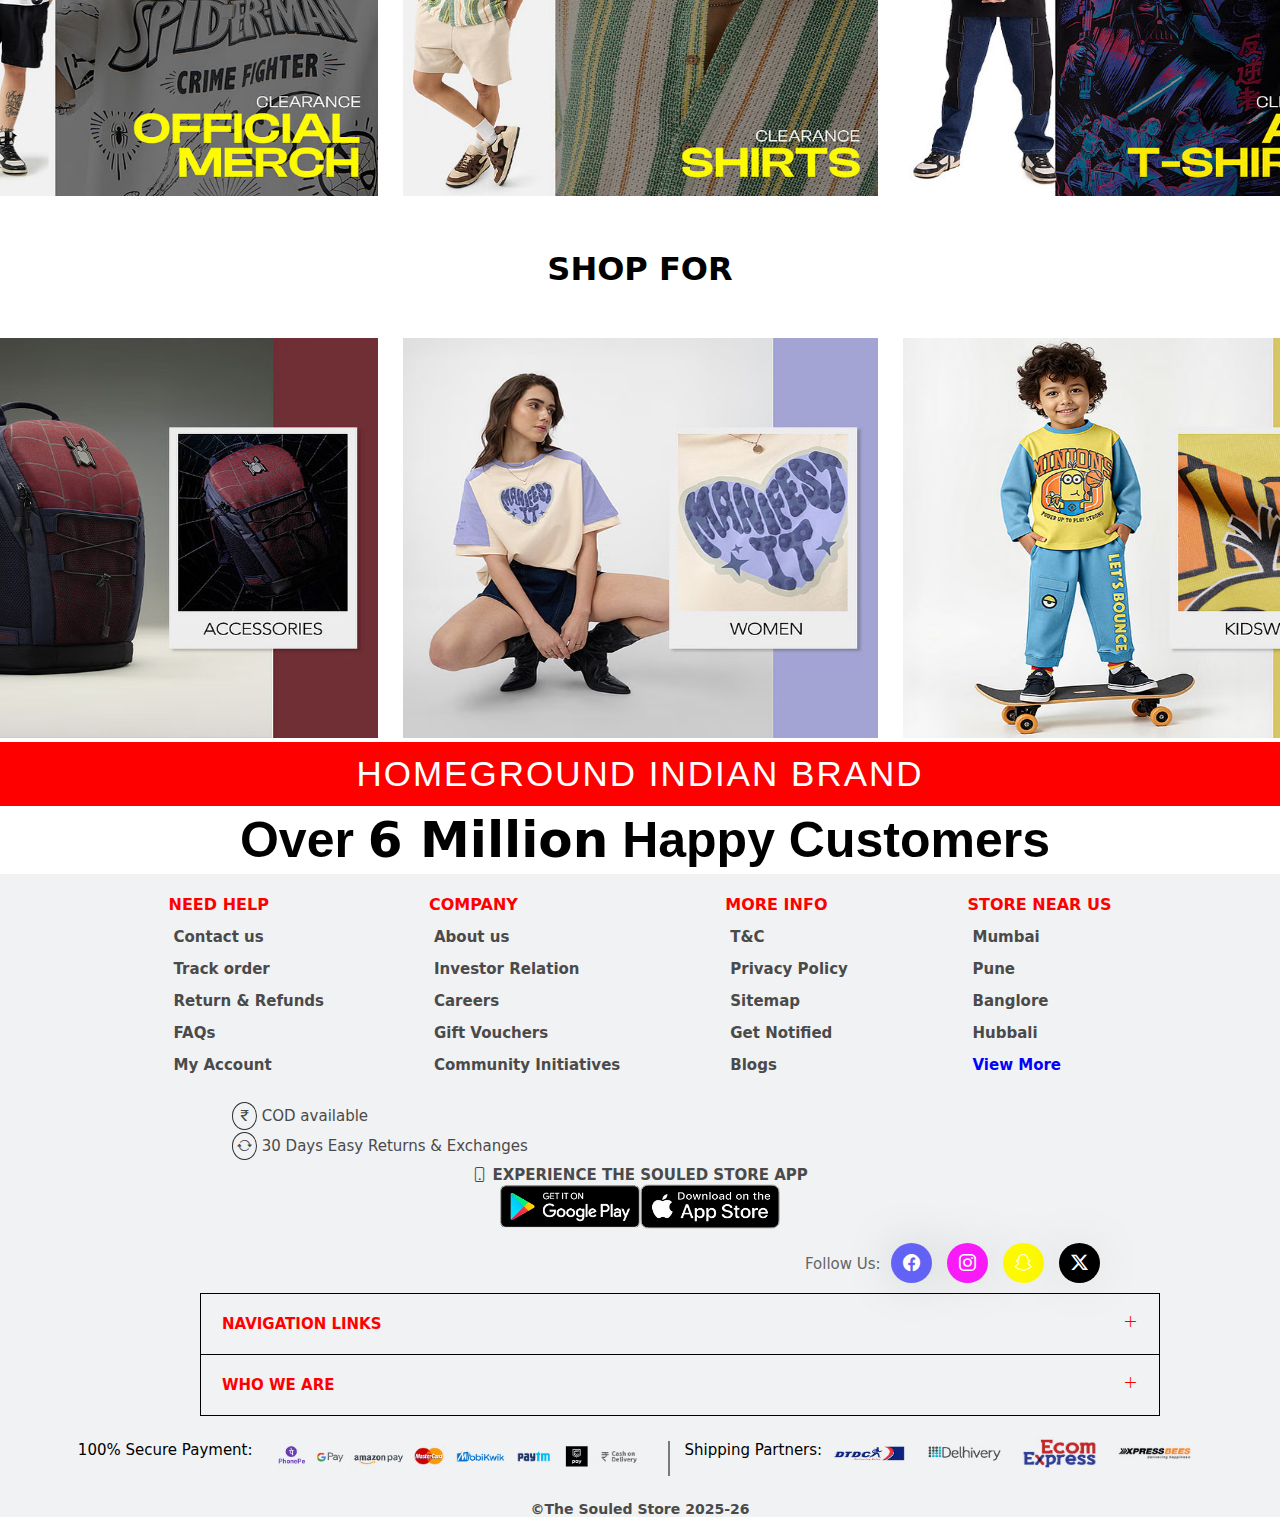
<file: mainpage(men).html>
<!DOCTYPE html>
    <html lang="en">
    <head>
        <meta charset="UTF-8">
        <meta name="viewport" content="width=device-width, initial-scale=1.0">
        <link rel="stylesheet"
            href="https://cdn.jsdelivr.net/npm/bootstrap-icons@1.11.3/font/bootstrap-icons.css">
        <link rel="stylesheet" href="mainpage(men).css">
        <title>Clone Site 1</title>
    </head>
    <body>
        <div class="whole-page">
            <div class="header">
                <ul class="list">
                    <li><a href="#"><i class="bi bi-list"></i></a></li>
                </ul>
                <div class="menullist">
                    <ul class="menus">
                        <li class="men"><a
                                href="mainpage(men).html">MEN</a></li>
                        <li class="women"><a
                                href="mainpage(women).html">WOMEN</a></li>
                        <li class="sneakers"><a
                                href="mainpage(sneakers).html">SNEAKERS</a></li>
                    </ul>
                </div>
                <a href="mainpage(men).html"><img class="sslogo" src="./image/non-member-logo2.webp"
                    alt="souled-store-logo"></a>
                <div class="searchbar">
                    <input class="search" type="text"
                        placeholder="What are you looking for?">
                    <a href="#"><i class="bi bi-mic-fill"></i></a>
                    <a href="#"><i class="bi bi-search"></i></a>
                </div>
                <ul class="navicons">
                    <li class="iconbars"><a href="#"><i class="bi bi-geo-alt"></i></a></li>
                    <li class="iconbars"><a href="#"><i class="bi bi-person-circle"></i></a></li>
                    <li class="iconbars"><a href="#"><i class="bi bi-heart"></i></a></li>
                    <li class="iconbars"><a href="#"><i class="bi bi-cart2"></i></a></li>
                </ul>
            </div>
        </div>
        <div class="posterimg">
            <img class="mainposter" src="./image/homepage_img.jpg"
                alt="homepageposter1">
        </div>
        <div class="mainbody">
            <h1 class="mainpgtext">CULTURE IN EVERY THREAD</h1>
            <div class="bodycontainer1">
                <div class="img1"><img class="row1img1"
                        src="./image/1rowimg.jpg" alt="imgrow1">
                    <div class="details">
                        <div class="prodname"><p><h3>Cotton Linen: Safar</h3></p></div>
                    <div class="brder"></div>
                    <div class="dressname"><p>Shirts</p></div>
                    <div class="price"><p>₹ 1599</p></div>
                    </div>
                    </div>
                <div class="img2"><img class="row1img2"
                        src="./image/1rowimg2.jpg" alt="imgrow2">
                    <div class="details">
                        <div class="prodname"><p><h3>TSS Originals: Trident</h3></p></div>
                    <div class="brder"></div>
                    <div class="dressname"><p>Oversized T-shirts</p></div>
                    <div class="price"><p>₹ 1499</p></div>
                    </div>
                    </div>
                <div class="img3"><img class="row1img3"
                        src="./image/1rowimg3.jpg" alt="imgrow3">
                    <div class="details">
                        <div class="prodname"><p><h3>ISRO: 1969</h3></p></div>
                    <div class="brder"></div>
                    <div class="dressname"><p>Shirts</p></div>
                    <div class="price"><p>₹ 1399</p></div>
                    </div>
                    </div>
                <div class="img4"><img class="row1img4"
                        src="./image/1rowimg4.jpg" alt="imgrow4">
                    <div class="details">
                        <div class="prodname"><p><h3>Nomad: Compass</h3></p></div>
                    <div class="brder"></div>
                    <div class="dressname"><p>Oversized T-shirts</p></div>
                    <div class="price"><p>₹ 2499</p></div>
                    </div>
                    </div>
            </div>

            <h1 class="mainpgtext">ROOTED IN PRIDE</h1>
            <div class="bodycontainer2">
                <div class="img21"><img class="row2img1"
                        src="./image/2rowimg1.avif" alt="2imgrow2"></div>
                <div class="img22"><img class="row2img2"
                        src="./image/2rowimg2.avif" alt="2imgrow2"></div>
                <div class="img23"><img class="row2img3"
                        src="./image/2rowimg3.avif" alt="3imgrow2"></div>
            </div>

            <h1 class="mainpgtext">CATEGORIES</h1>
            <div class="bodycontainer3">
                <div class="img31"><img class="row3img1"
                        src="./image/T-shirts.avif" alt="row3img1"></div>
                <div class="img32"><img class="row3img2"
                        src="./image/Bottoms.avif" alt="row3img2"></div>
                <div class="img33"><img class="row3img3"
                        src="./image/shirts.avif" alt="row3img3"></div>
                <div class="img34"><img class="row3img4"
                        src="./image/Big_Polos.avif" alt="row3img4"></div>
                <div class="img35"><img class="row3img5"
                        src="./image/shorts.avif" alt="row3img5"></div>
                <div class="img36"><img class="row3img6"
                        src="./image/Sneakers.avif" alt="row3img6"></div>
                <div class="img37"><img class="row3img7"
                        src="./image/Boxers.avif" alt="row3img7"></div>
                <div class="img38"><img class="row3img8"
                        src="./image/Backpacks.avif" alt="row3img8"></div>
                <div class="img39"><img class="row3img9"
                        src="./image/Perfumes.avif" alt="row3img9"></div>
                <div class="img310"><img class="row3img10"
                        src="./image/Socks.avif" alt="row3img10"></div>
                <div class="img311"><img class="row3img11"
                        src="./image/Slides.avif" alt="row3img11"></div>
                <div class="img312"><img class="row3img12"
                        src="./image/Jackets.avif" alt="row3img12"></div>
            </div>

            <h1 class="mainpgtext">SHOP BY FANDOM</h1>
            <div class="bodycontainer4">
                <div class="img41"><img src="./image/row4img1.avif"
                        alt="row4img1" class="row4img1"></div>
                <div class="img42"><img src="./image/row4img2.avif"
                        alt="row4img2" class="row4img2"></div>
                <div class="img43"><img src="./image/row4img3.avif"
                        alt="row4img3" class="row4img3"></div>
            </div>

            <h1 class="mainpgtext">TOP 10 PICKS OF THE WEEK</h1>
            <div class="bodycontainer5">
                <div class="img51"><img src="./image/row5img1.avif"
                        alt="row5img1" class="row5img1">
                    <div class="details">
                        <div class="prodname"><p><h3>Super Pants: Black (Classic
                            Fit)</h3></p></div>
                    <div class="brder"></div>
                    <div class="dressname"><p>Pants</p></div>
                    <div class="price"><p>₹ 2599</p></div>
                    </div>
                </div>
                <div class="img52"><img src="./image/row5img2.avif"
                        alt="row5img2" class="row5img2">
                    <div class="details">
                        <div class="prodname"><p><h3>Granite Grey: (Straight Fit)</h3></p></div>
                    <div class="brder"></div>
                    <div class="dressname"><p>Jeans</p></div>
                    <div class="price"><p>₹ 2199</p> <p class="lightprice"><s>₹ 2199</s></p> <p class="ofrprice">₹ 300 OFF</p></div>
                    </div>
                </div>
                <div class="img53"><img src="./image/row5img3.avif"
                        alt="row5img3" class="row5img3">
                    <div class="details">
                        <div class="prodname"><p><h3>Fumes NX: Oasis</h3></p></div>
                    <div class="brder"></div>
                    <div class="dressname"><p>Sneakers</p></div>
                    <div class="price"><p>₹ 2999</p></div>
                    </div>
                </div>
                <div class="img54"><img src="./image/row5img4.avif"
                        alt="row5img4" class="row5img4">
                    <div class="details">
                        <div class="prodname"><p><h3>Spider-Man Classic Suit</h3></p></div>
                    <div class="brder"></div>
                    <div class="dressname"><p>Backpack</p></div>
                    <div class="price"><p>₹ 2999</p></div>
                    </div>
                </div>
            </div>

            <h1 class="mainpgtext">TOP SOULED PICKS</h1>
            <div class="bodycontainer6">
                <div class="img61"><img src="./image/row6img1.avif"
                        alt="row6img1" class="row6img1">
                    <div class="details">
                        <div class="prodname"><p><h3>Souled Originals: Desi Varsity</h3></p></div>
                    <div class="brder"></div>
                    <div class="dressname"><p>Oversized T-shirts</p></div>
                    <div class="price"><p>₹ 1699</p></div>
                    </div>
                </div>
                <div class="img62"><img src="./image/row6img2.avif"
                        alt="row6img2" class="row6img2">
                    <div class="details">
                        <div class="prodname"><p><h3>Ottoman: Souled Originals</h3></p></div>
                    <div class="brder"></div>
                    <div class="dressname"><p>Oversized T-shirts</p></div>
                    <div class="price"><p>₹ 1499</p></div>
                    </div>
                </div>
                <div class="img63"><img src="./image/row6img3.avif"
                        alt="row6img3" class="row6img3">
                    <div class="details">
                        <div class="prodname"><p><h3>Oversized Shirt: Dark Brown</h3></p></div>
                    <div class="brder"></div>
                    <div class="dressname"><p>Oversized T-shirts</p></div>
                    <div class="price"><p>₹ 1299</p></div>
                    </div>
                </div>
                <div class="img64"><img src="./image/row6img4.avif"
                        alt="row6img4" class="row6img4">
                    <div class="details">
                        <div class="prodname"><p><h3>Souled Originals: Blue Drift</h3></p></div>
                    <div class="brder"></div>
                    <div class="dressname"><p>Oversized T-shirts</p></div>
                    <div class="price"><p>₹ 1499</p></div>
                    </div>
                </div>
            </div>
            <h1 class="mainpgtext">FANDOM HIDDEN GEMS</h1>
            <div class="bodycontainer7">
                <div class="img71"><img src="./image/row7img1.avif"
                        alt="row7img1" class="row7img1">
                    <div class="details">
                        <div class="prodname"><p><h3>Naruto Shippuden: Uchiha</h3></p></div>
                    <div class="brder"></div>
                    <div class="dressname"><p>Oversized T-shirts</p></div>
                    <div class="price"><p>₹ 1299</p></div>
                    </div>
                </div>
                <div class="img72"><img src="./image/row7img2.avif"
                        alt="row7img2" class="row7img2">
                    <div class="details">
                        <div class="prodname"><p><h3>Punisher: Classic Logo</h3></p></div>
                    <div class="brder"></div>
                    <div class="dressname"><p>Oversized T-shirts</p></div>
                    <div class="price"><p>₹ 1199</p></div>
                    </div>
                </div>
                <div class="img73"><img src="./image/row7img3.avif"
                        alt="row7img3" class="row7img3">
                    <div class="details">
                        <div class="prodname"><p><h3>Batman: The Dark Knight 2.0</h3></p></div>
                    <div class="brder"></div>
                    <div class="dressname"><p>T-shirts</p></div>
                    <div class="price"><p>₹ 2999</p></div>
                    </div>
                </div>
                <div class="img74"><img src="./image/row7img4.avif"
                        alt="row7img4" class="row7img4">
                    <div class="details">
                        <div class="prodname"><p><h3>Batman: The Game</h3></p></div>
                    <div class="brder"></div>
                    <div class="dressname"><p>Shirts</p></div>
                    <div class="price"><p>₹ 1299</p></div>
                    </div>
                </div>
            </div>
            <h1 class="mainpgtext">MEMBERSHIP PERKS</h1>
            <div class="bodycontainermember">
                <div class="img81"><img src="./image/rowmemberimg1.avif"
                        alt="row8img1" class="row8img1"></div>
                <div class="img82"><img src="./image/rowmemberimg2.avif"
                        alt="row8img2" class="row8img2"></div>
                <div class="img83"><img src="./image/rowmemberimg3.avif"
                        alt="row8img3" class="row8img3"></div>
            </div>
            <h1 class="mainpgtext">MARKDOWNS</h1>
            <div class="bodycontainermarkdown">
                <div class="img91"><img src="./image/row9img1.avif"
                        alt="row9img1" class="row9img1"></div>
                <div class="img92"><img src="./image/row9img2.avif"
                        alt="row9img2" class="row9img2"></div>
                <div class="img93"><img src="./image/row9img3.avif"
                        alt="row9img3" class="row9img3"></div>
            </div>
            <h1 class="mainpgtext">SHOP FOR</h1>
            <div class="bodycontainershopfor">
                <div class="img101"><img src="./image/row10img1.avif"
                        alt="row10img1" class="row10img1"></div>
                <div class="img102"><img src="./image/row10img2.avif"
                        alt="row10img2" class="row10img2"></div>
                <div class="img103"><img src="./image/row10img3.avif"
                        alt="row10img3" class="row10img3"></div>
            </div>
        </div>

        <div class="downtext">
            <h1 class="downtext1">HOMEGROUND INDIAN BRAND</h1>
            <h1 class="downtext2">Over <strong>6 Million</strong> Happy
                Customers</h1>
        </div>

        <div class="footer-section">
            <div class="footer">
                <div class="foottext">
                    <h2 class="subftext">NEED HELP</h2>
                    <ul class="help">
                        <li><a href="#">Contact us</a></li>
                        <li><a href="#">Track order</a></li>
                        <li><a href="#">Return & Refunds</a></li>
                        <li><a href="#">FAQs</a></li>
                        <li><a href="#">My Account</a></li>
                    </ul>
                </div>
                <div class="foottext">
                    <h2 class="subftext">COMPANY</h2>
                    <ul class="help">
                        <li><a href="#">About us</a></li>
                        <li><a href="#">Investor Relation</a></li>
                        <li><a href="#">Careers</a></li>
                        <li><a href="#">Gift Vouchers</a></li>
                        <li><a href="#">Community Initiatives</a></li>
                    </ul>
                </div>
                <div class="foottext">
                    <h2 class="subftext">MORE INFO</h2>
                    <ul class="help">
                        <li><a href="#">T&C</a></li>
                        <li><a href="#">Privacy Policy</a></li>
                        <li><a href="#">Sitemap</a></li>
                        <li><a href="#">Get Notified</a></li>
                        <li><a href="#">Blogs</a></li>
                    </ul>
                </div>
                <div class="foottext">
                    <h2 class="subftext">STORE NEAR US</h2>
                    <ul class="help">
                        <li><a href="#">Mumbai</a></li>
                        <li><a href="#">Pune</a></li>
                        <li><a href="#">Banglore</a></li>
                        <li><a href="#">Hubbali</a></li>
                        <li class="viewmore"><a href="#">View More</a></li>
                    </ul>
                </div>
            </div>
            <div class="deliverytxt">
                <ul class="delitext">
                    <li><i class="bi bi-currency-rupee"></i> COD available</li>
                    <li><i class="bi bi-arrow-repeat"></i> 30 Days Easy Returns & Exchanges</li>
                </ul>
            </div>
            <div class="appgateway">
                <div class="apptext"><h2><i class="bi bi-phone"></i> experience
                        the souled store app</h2></div>
                <div class="apps-store">
                    <div class="appimg"><a
                            href="https://play.google.com/store/apps/details?id=com.thesouledstore"><img
                                class="playappstore"
                                src="./image/play-store.avif"
                                alt="playstoreapp"></a></div>
                    <div class="appimg2"><a
                            href="https://apps.apple.com/in/app/the-souled-store/id1493897434"><img
                                class="playappstore"
                                src="./image/app-store.avif"
                                alt="appstore"></a></div>
                </div>
            </div>

            <div class="followbutton">
                <ul class="fubutton">
                    <p class="followus">Follow Us:</p>
                    <li class="fb"><a href="https://www.facebook.com/souledstore/"><i class="bi bi-facebook"></i></a></li>
                    <li class="insta"><a href="https://www.instagram.com/TheSouledStore/"><i class="bi bi-instagram"></i></a></li>
                    <li class="snap"><a href="https://www.snapchat.com/@thesouledstore"><i class="bi bi-snapchat"></i></a></li>
                    <li class="x"><a href="https://x.com/TheSouledStore"><i class="bi bi-twitter-x"></i></a></a></li>
                </ul>
            </div>

                <table class="table0">
                    <tr class="trow">
                        <td><p>NAVIGATION LINKS</p> <i class="bi bi-plus-lg"></i></td>
                    </tr>
                    <tr class="trow">
                        <td><p>WHO WE ARE</p> <i class="bi bi-plus-lg"></i></td>
                    </tr>
                </table>

                <div class="partners">
                        <p>100% Secure Payment:</p>
                        <img class="icon1" src="./image/payments-icon.png" alt="paymentpartners">
                        <div class="borderline"></div>
                        <p>Shipping Partners:</p>
                        <img class="icon2" src="./image/dtdc.avif" alt="dtdc">
                        <img class="icon2" src="./image/delivery.avif" alt="delhivery">
                        <img class="icon2" src="./image/ECOM-Express.avif" alt="ecom">
                        <img class="icon2" src="./image/XPRESSBEES.avif" alt="xpress">
                </div>
                
            <div class="last-text">
                <h3>©The Souled Store 2025-26</h3>
            </div>
        </div>
    </body>
    </html>
</file>
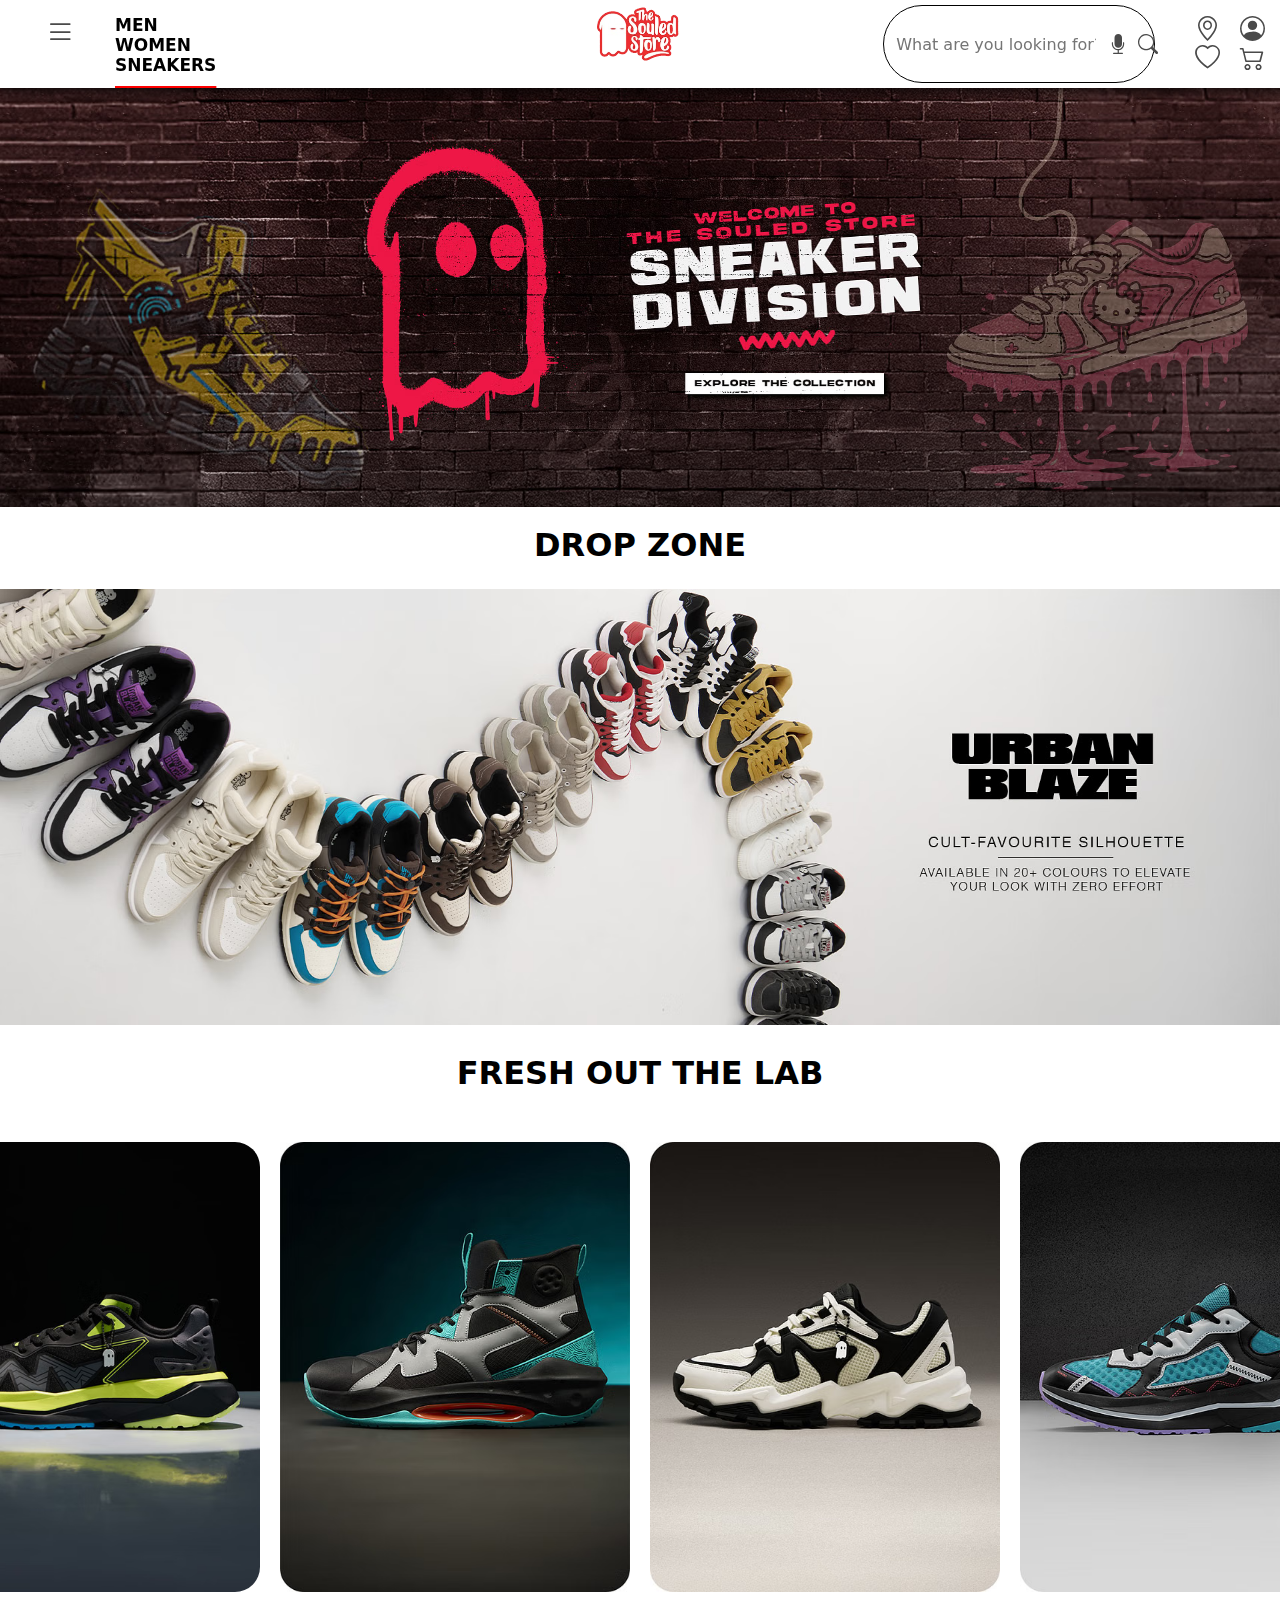
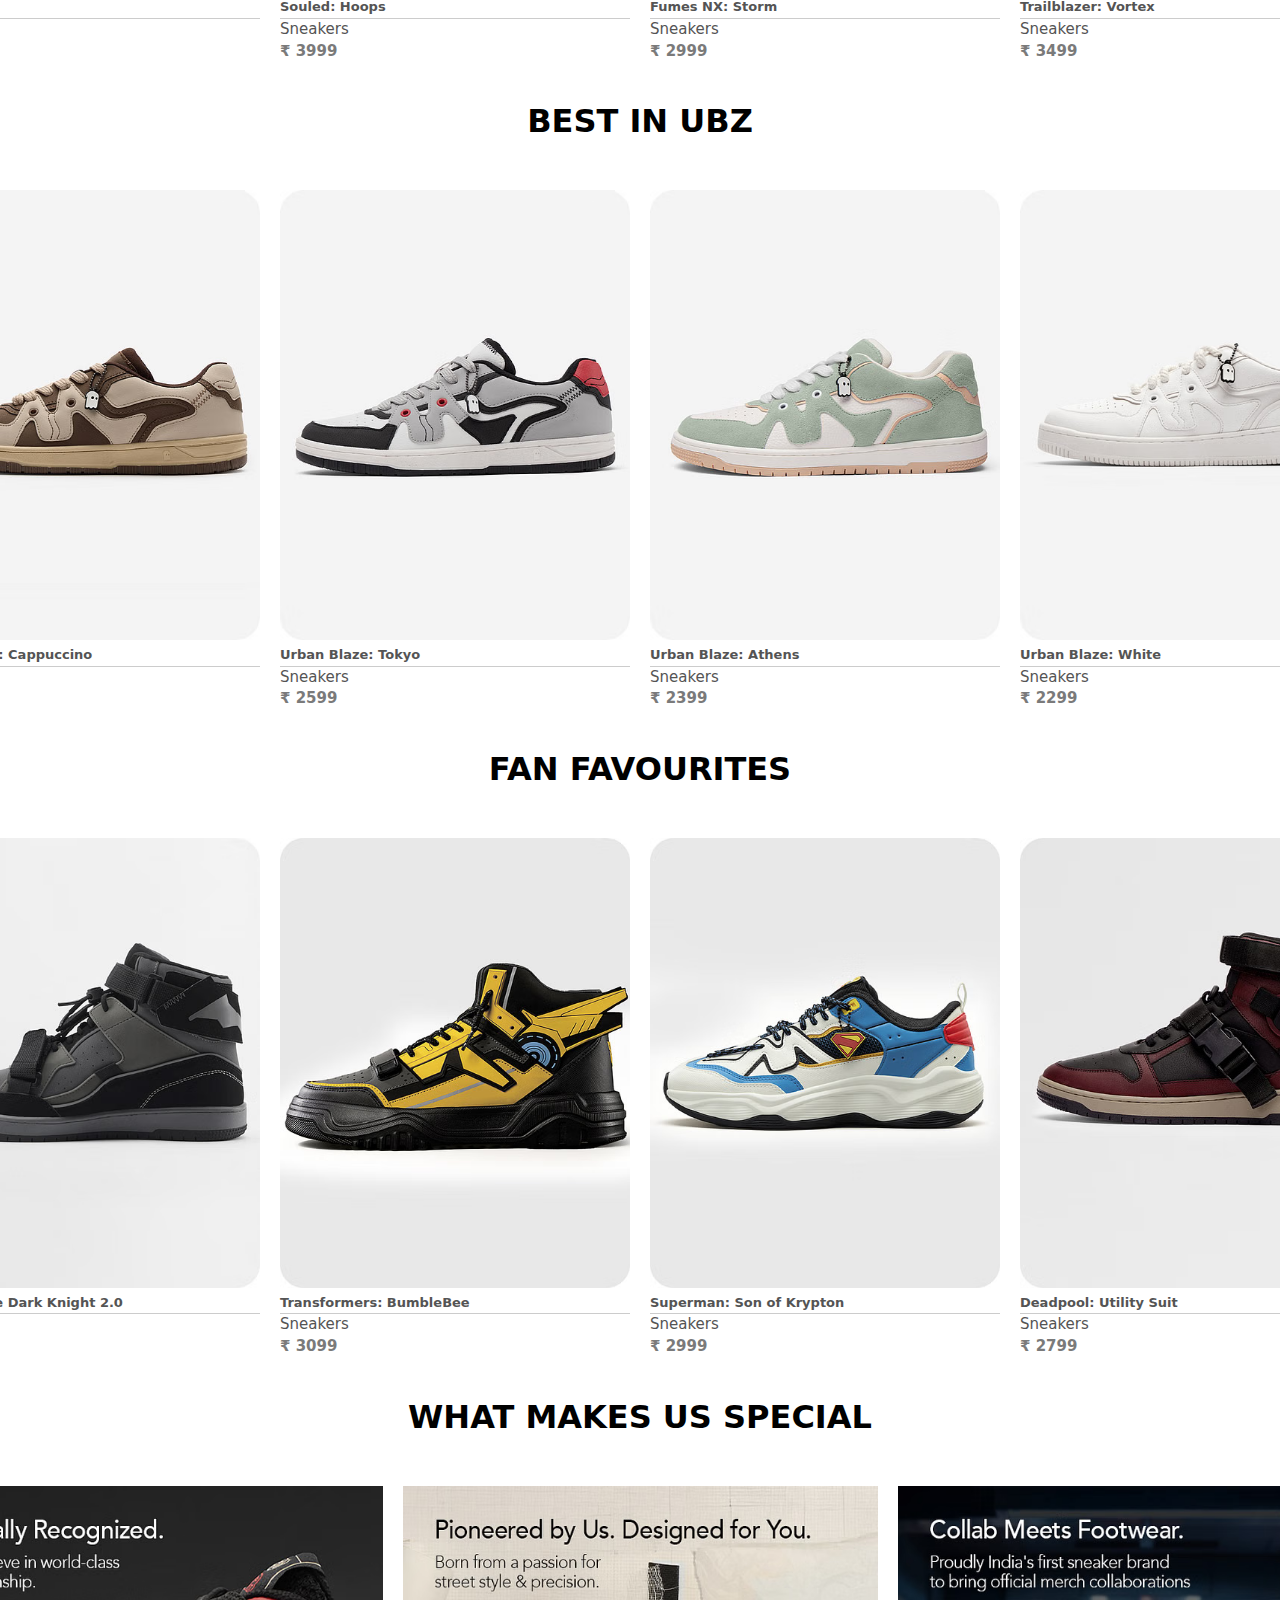
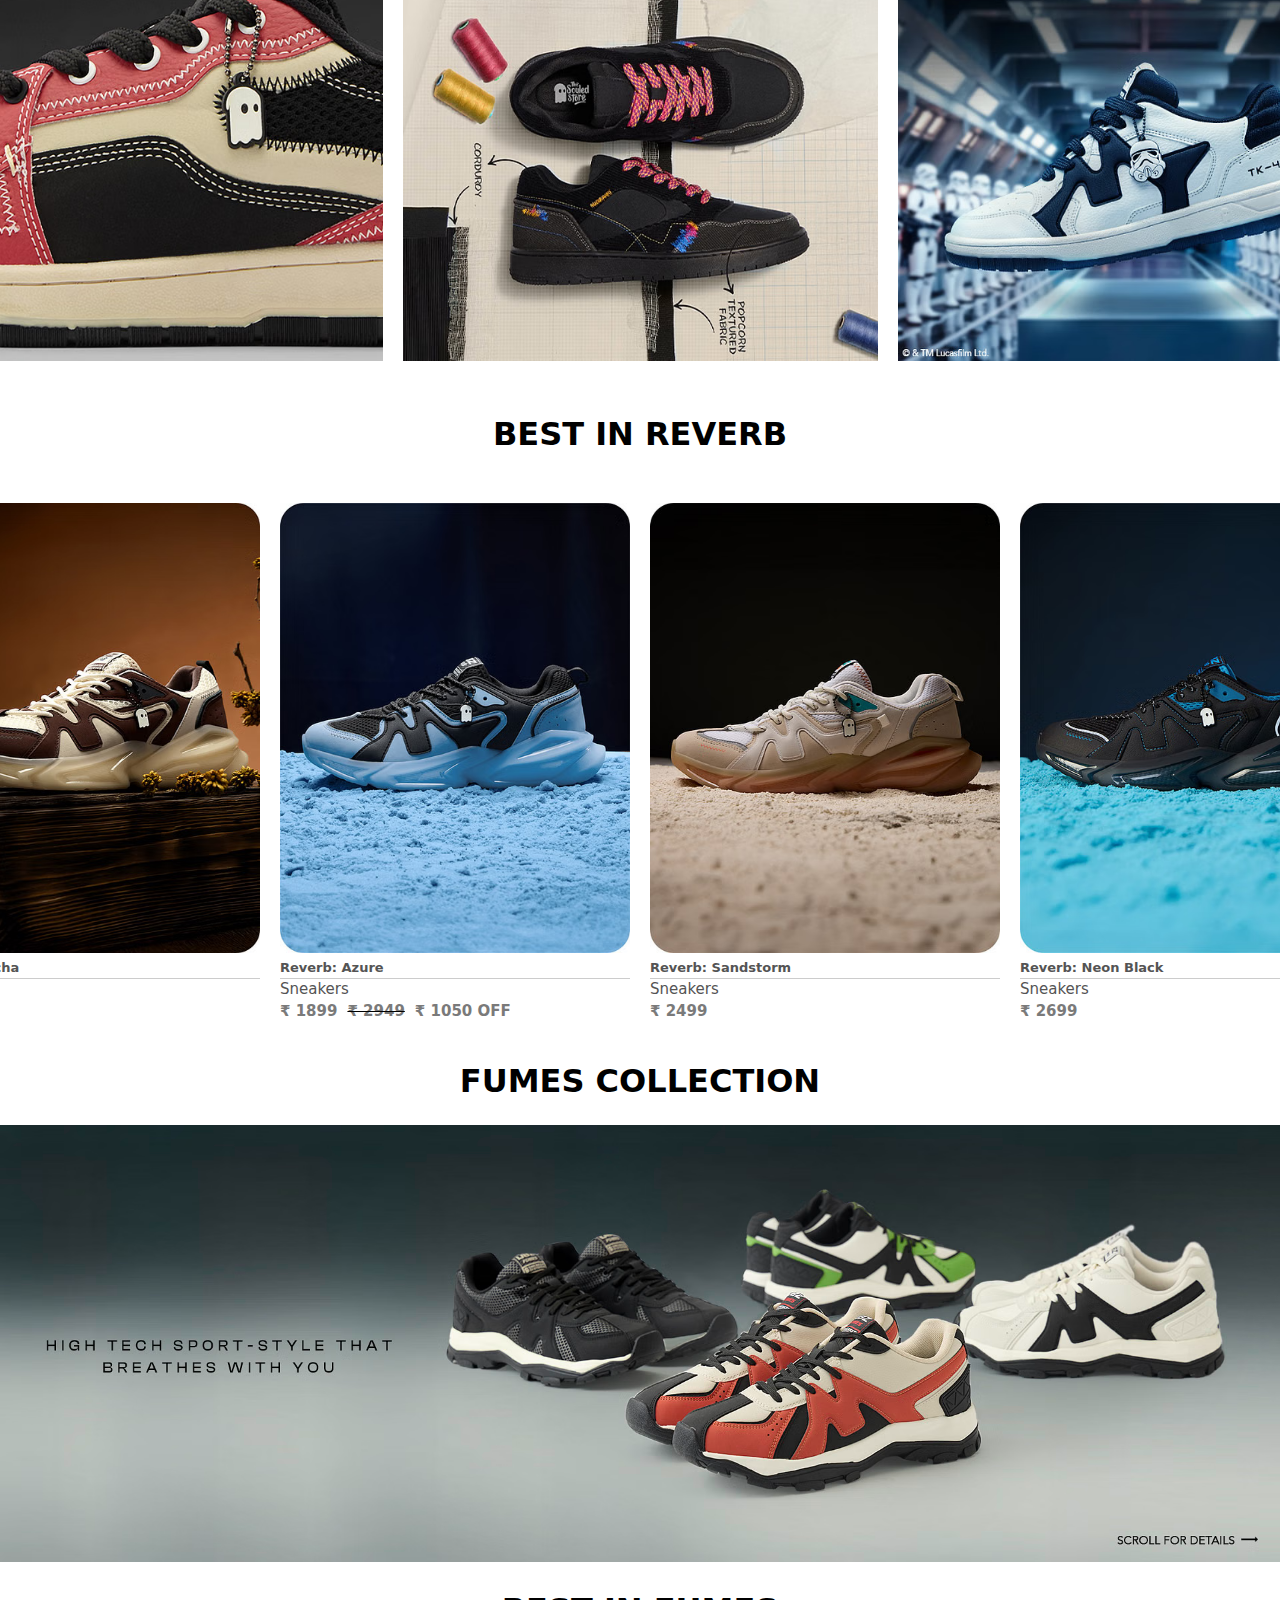
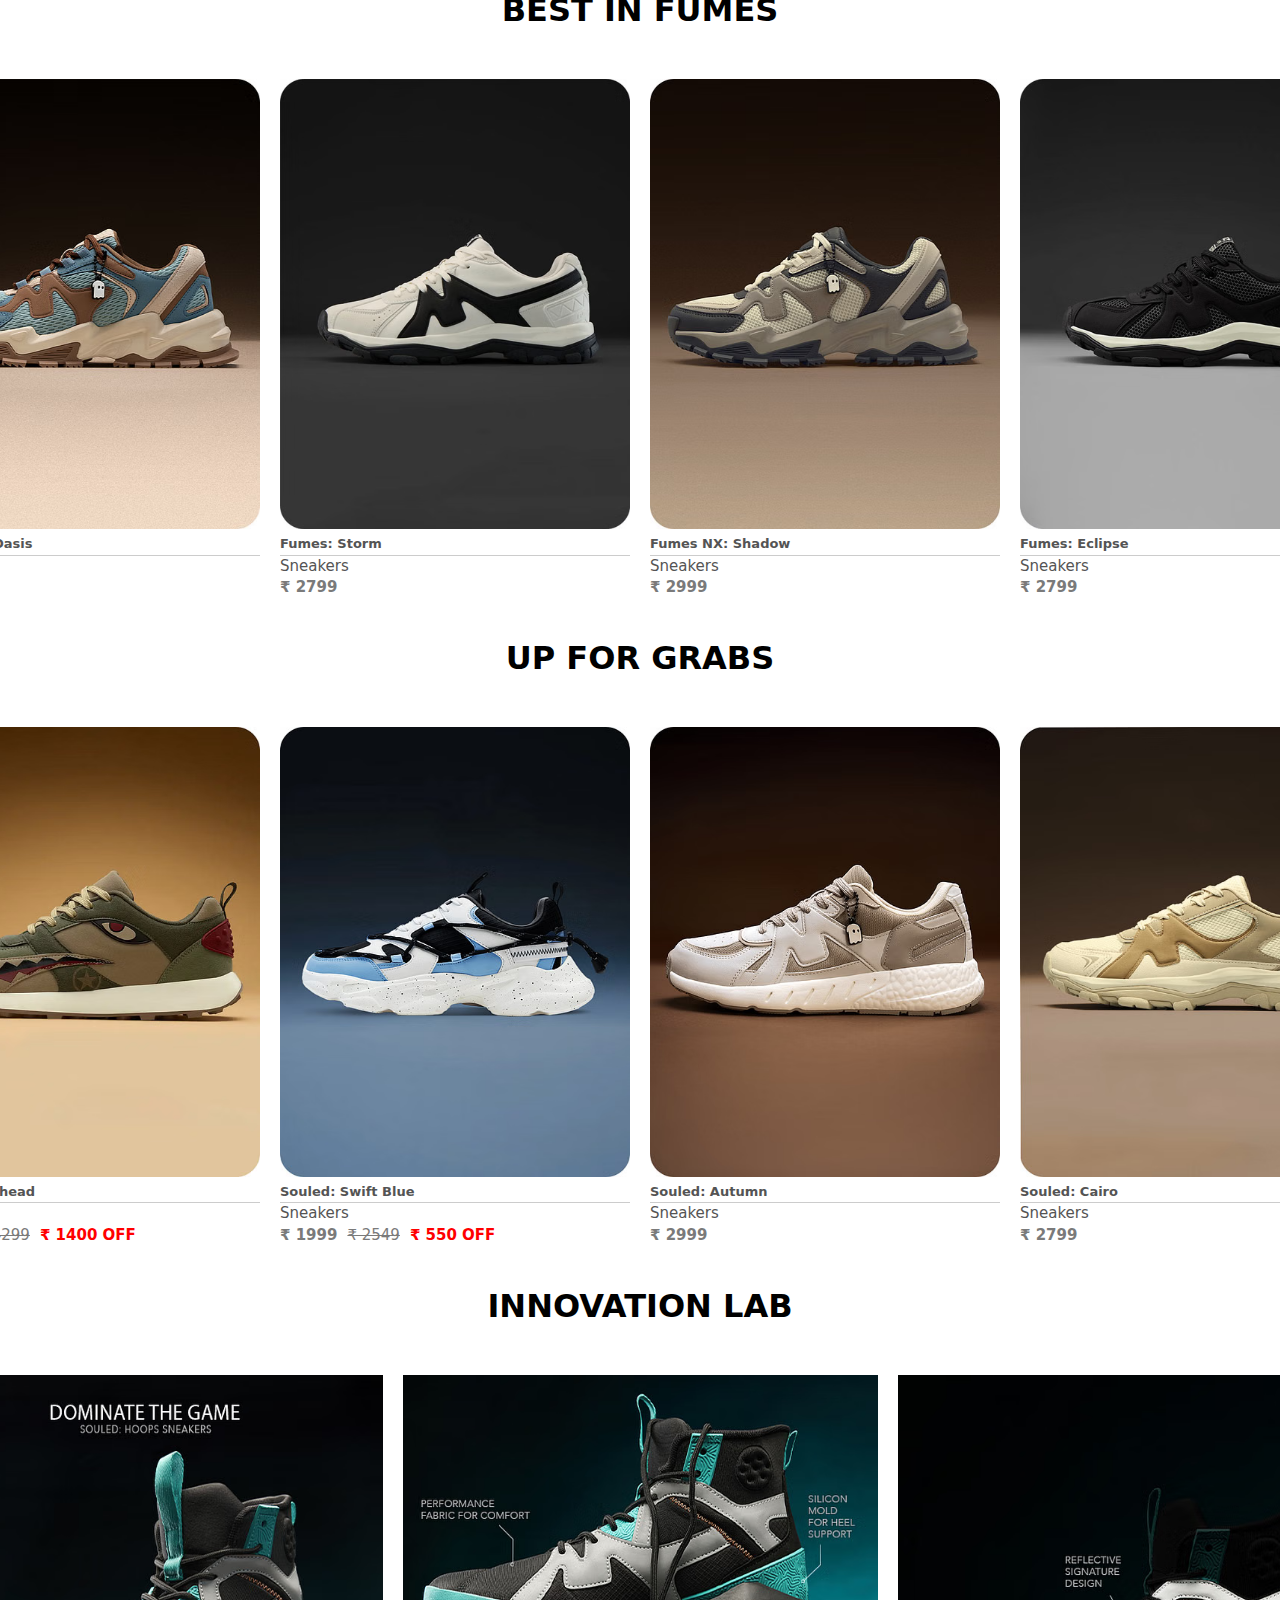
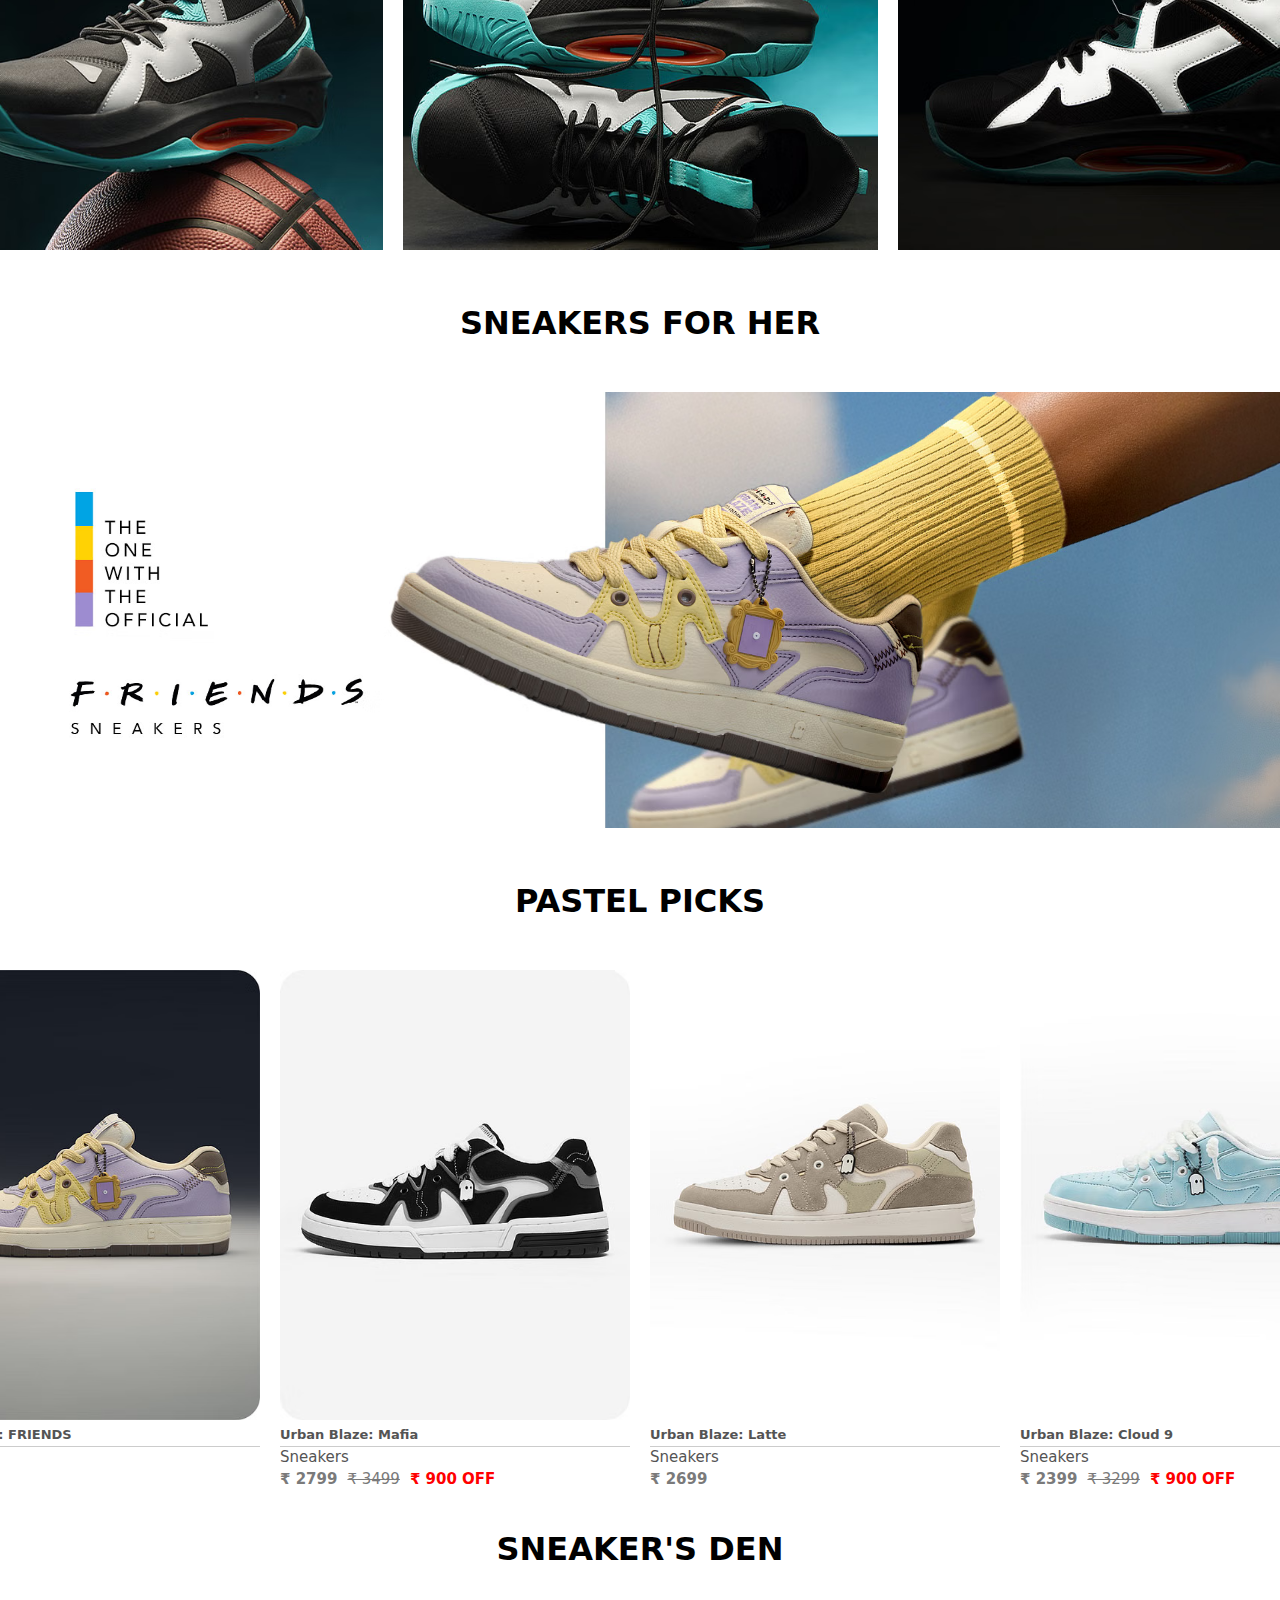
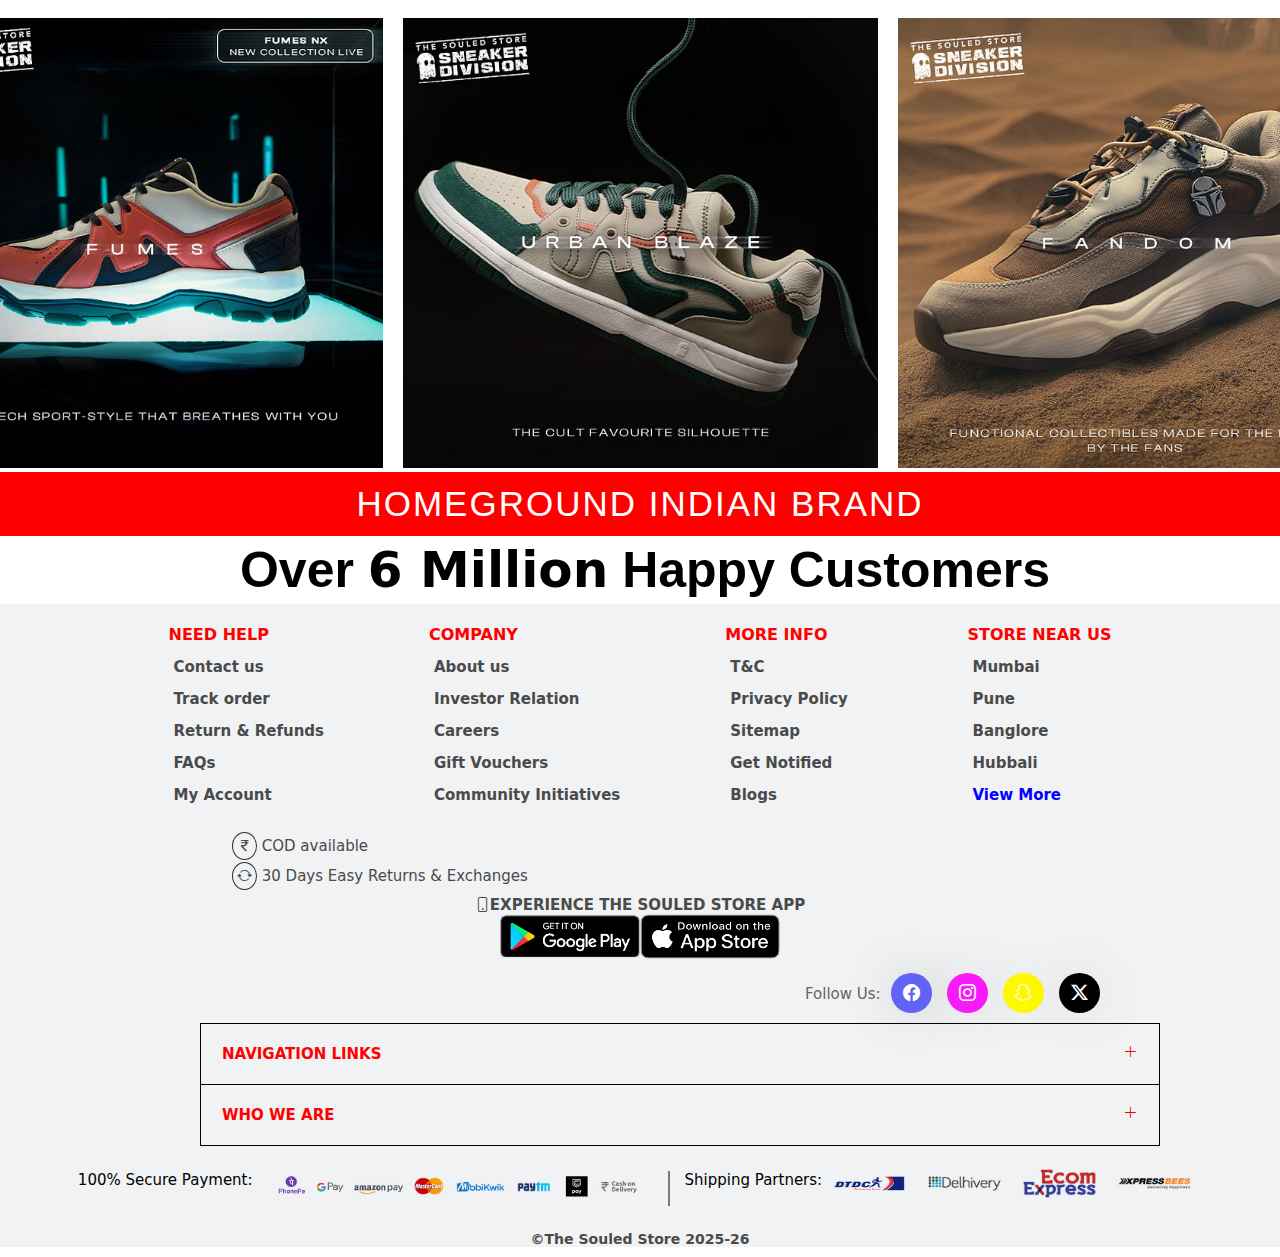
<file: mainpage(sneakers).html>
<!DOCTYPE html>
<html lang="en">
    <head>
        <meta charset="UTF-8">
        <meta name="viewport" content="width=device-width, initial-scale=1.0">
        <link rel="stylesheet"
            href="https://cdn.jsdelivr.net/npm/bootstrap-icons@1.11.3/font/bootstrap-icons.css">
        <link rel="stylesheet" href="mainpage(sneakers).css">
        <title>Clone Site 1</title>
    </head>
    <body>
        <div class="whole-page">
            <div class="header">
                <ul class="list">
                    <li><a href="#"><i class="bi bi-list"></i></a></li>
                </ul>
                <div class="menullist">
                    <ul class="menus">
                        <li class="men"><a
                                href="mainpage(men).html">MEN</a></li>
                        <li class="women"><a
                                href="mainpage(women).html">WOMEN</a></li>
                        <li class="sneakers"><a
                                href="mainpage(sneakers).html">SNEAKERS</a></li>
                    </ul>
                </div>
                <a href="mainpage(men).html"><img class="sslogo" src="./image/non-member-logo2.webp"
                    alt="souled-store-logo"></a>
                <div class="searchbar">
                    <input class="search" type="text"
                        placeholder="What are you looking for?">
                    <a href="#"><i class="bi bi-mic-fill"></i></a>
                    <a href="#"><i class="bi bi-search"></i></a>
                </div>
                <ul class="navicons">
                    <li><a href="#"><i class="bi bi-geo-alt"></i></a></li>
                    <li><a href="#"><i class="bi bi-person-circle"></i></a></li>
                    <li><a href="#"><i class="bi bi-heart"></i></a></li>
                    <li><a href="#"><i class="bi bi-cart2"></i></a></li>
                </ul>
            </div>
        </div>
        <div class="posterimg">
            <img class="mainposter" src="./image/page3homepage.avif"
                alt="homepageposter1">
        </div>
        <div class="mainbody">

            <h1 class="mainpgtext">DROP ZONE</h1>
            <div class="bodycontainer1">
                <div class="img1"><img class="row1img1"
                        src="./image/3row1img1.avif" alt="imgrow1"></div>
            </div>

            <h1 class="mainpgtext">FRESH OUT THE LAB</h1>
            <div class="bodycontainer2">
                <div class="img21"><img class="row2img1"
                        src="./image/3row2img1.avif" alt="img1row2">
                    <div class="details">
                        <div class="prodname"><p><h3>Raptors 212</h3></p></div>
                        <div class="brder"></div>
                        <div class="dressname"><p>Sneakers</p></div>
                        <div class="price"><p>₹ 3499</p></div>
                    </div>
                </div>
                <div class="img22"><img class="row2img2"
                        src="./image/3row2img2.avif" alt="img2row2">
                    <div class="details">
                        <div class="prodname"><p><h3>Souled: Hoops</h3></p></div>
                        <div class="brder"></div>
                        <div class="dressname"><p>Sneakers</p></div>
                        <div class="price"><p>₹ 3999</p></div>
                    </div>
                </div>
                <div class="img23"><img class="row2img3"
                        src="./image/3row2img3.avif" alt="img3row2">
                    <div class="details">
                        <div class="prodname"><p><h3>Fumes NX: Storm</h3></p></div>
                        <div class="brder"></div>
                        <div class="dressname"><p>Sneakers</p></div>
                        <div class="price"><p>₹ 2999</p></div>
                    </div>
                </div>
                <div class="img24"><img class="row2img4"
                        src="./image/3row2img4.avif" alt="img4row2">
                    <div class="details">
                        <div class="prodname"><p><h3>Trailblazer: Vortex</h3></p></div>
                        <div class="brder"></div>
                        <div class="dressname"><p>Sneakers</p></div>
                        <div class="price"><p>₹ 3499</p></div>
                    </div>
                </div>
            </div>

            <h1 class="mainpgtext">BEST IN UBZ</h1>
            <div class="bodycontainer3">
                <div class="img31"><img class="row3img1"
                        src="./image/3row3img1.avif" alt="row3img1">
                    <div class="details">
                        <div class="prodname"><p><h3>Urban Blaze: Cappuccino</h3></p></div>
                        <div class="brder"></div>
                        <div class="dressname"><p>Sneakers</p></div>
                        <div class="price"><p>₹ 2699</p></div>
                    </div>
                </div>
                <div class="img32"><img class="row3img2"
                        src="./image/3row3img2.avif" alt="3row3img2">
                    <div class="details">
                        <div class="prodname"><p><h3>Urban Blaze: Tokyo</h3></p></div>
                        <div class="brder"></div>
                        <div class="dressname"><p>Sneakers</p></div>
                        <div class="price"><p>₹ 2599</p></div>
                    </div>
                </div>
                <div class="img33"><img class="row3img3"
                        src="./image/3row3img3.avif" alt="3row3img3">
                    <div class="details">
                        <div class="prodname"><p><h3>Urban Blaze: Athens</h3></p></div>
                        <div class="brder"></div>
                        <div class="dressname"><p>Sneakers</p></div>
                        <div class="price"><p>₹ 2399</p></div>
                    </div>
                </div>
                <div class="img34"><img class="row3img4"
                        src="./image/3row3img4.avif" alt="3row3img4">
                    <div class="details">
                        <div class="prodname"><p><h3>Urban Blaze: White</h3></p></div>
                        <div class="brder"></div>
                        <div class="dressname"><p>Sneakers</p></div>
                        <div class="price"><p>₹ 2299</p></div>
                    </div>
                </div>
            </div>

            <h1 class="mainpgtext">FAN FAVOURITES</h1>
            <div class="bodycontainer4">
                <div class="img41"><img src="./image/3row4img1.avif"
                        alt="row4img1" class="row4img1">
                    <div class="details">
                        <div class="prodname"><p><h3>Batman: The Dark Knight 2.0</h3></p></div>
                        <div class="brder"></div>
                        <div class="dressname"><p>Sneakers</p></div>
                        <div class="price"><p>₹ 2999</p></div>
                    </div>
                    </div>
                <div class="img42"><img src="./image/3row4img2.avif"
                        alt="row4img2" class="row4img2">
                    <div class="details">
                        <div class="prodname"><p><h3>Transformers: BumbleBee</h3></p></div>
                        <div class="brder"></div>
                        <div class="dressname"><p>Sneakers</p></div>
                        <div class="price"><p>₹ 3099</p></div>
                    </div>
                    </div>
                <div class="img43"><img src="./image/3row4img3.avif"
                        alt="row4img3" class="row4img3">
                    <div class="details">
                        <div class="prodname"><p><h3>Superman: Son of Krypton</h3></p></div>
                        <div class="brder"></div>
                        <div class="dressname"><p>Sneakers</p></div>
                        <div class="price"><p>₹ 2999</p></div>
                    </div>
                    </div>
                <div class="img44"><img src="./image/3row4img4.avif"
                        alt="row3img4" class="row4img4">
                    <div class="details">
                        <div class="prodname"><p><h3>Deadpool: Utility Suit</h3></p></div>
                        <div class="brder"></div>
                        <div class="dressname"><p>Sneakers</p></div>
                        <div class="price"><p>₹ 2799</p></div>
                    </div>
                </div>
            </div>

                <h1 class="mainpgtext">WHAT MAKES US SPECIAL</h1>
            <div class="bodycontainer5">
                <div class="img51"><img src="./image/3row5img1.avif"
                        alt="3row5img1" class="3row5img1">
                </div>
                <div class="img52"><img src="./image/3row5img2.avif"
                        alt="3row5img2" class="3row5img2">
                </div>
                <div class="img53"><img src="./image/3row5img3.avif"
                        alt="3row5img3" class="3row5img3">
                </div>
            </div>

                <h1 class="mainpgtext">BEST IN REVERB</h1>
                <div class="bodycontainer6">
                    <div class="img61"><img src="./image/3row6img1.avif"
                            alt="3row6img1" class="row6img1">
                        <div class="details">
                            <div class="prodname"><p><h3>Reverb: Mocha</h3></p></div>
                            <div class="brder"></div>
                            <div class="dressname"><p>Sneakers</p></div>
                            <div class="price"><p>₹ 2899</p></div>
                        </div>
                    </div>
                    <div class="img62"><img src="./image/3row6img2.avif"
                            alt="3row6img2" class="row6img2">
                        <div class="details">
                            <div class="prodname"><p><h3>Reverb: Azure</h3></p></div>
                            <div class="brder"></div>
                            <div class="dressname"><p>Sneakers</p></div>
                            <div class="price"><p class="mrpprice">₹ 1899</p> <s><p class="lightprice">₹ 2949</p></s> <p class="ofrprice">₹ 1050 OFF</p></div>
                        </div>
                    </div>
                    <div class="img63"><img src="./image/3row6img3.avif"
                            alt="row6img3" class="row6img3">
                        <div class="details">
                            <div class="prodname"><p><h3>Reverb: Sandstorm</h3></p></div>
                            <div class="brder"></div>
                            <div class="dressname"><p>Sneakers</p></div>
                            <div class="price"><p>₹ 2499</p></div>
                        </div>
                    </div>
                    <div class="img64"><img src="./image/3row6img4.avif"
                            alt="row6img4" class="row6img4">
                        <div class="details">
                            <div class="prodname"><p><h3>Reverb: Neon Black</h3></p></div>
                            <div class="brder"></div>
                            <div class="dressname"><p>Sneakers</p></div>
                            <div class="price"><p>₹ 2699</p></div>
                        </div>
                    </div>
                </div>

            <h1 class="mainpgtext">FUMES COLLECTION</h1>
            <div class="bodycontainer7">
                <div class="img71"><img class="row7img1"
                        src="./image/3row7img1.avif" alt="img7row3"></div>
            </div>

                <h1 class="mainpgtext">BEST IN FUMES</h1>
                <div class="bodycontainer8">
                    <div class="img81"><img src="./image/3row8img1.avif"
                            alt="row8img1" class="row8img1">
                        <div class="details">
                            <div class="prodname"><p><h3>Fumes NX: Oasis</h3></p></div>
                            <div class="brder"></div>
                            <div class="dressname"><p>Sneakers</p></div>
                            <div class="price"><p>₹ 2999</p></div>
                        </div>
                    </div>
                    <div class="img82"><img src="./image/3row8img2.avif"
                            alt="row8img2" class="row8img2">
                        <div class="details">
                            <div class="prodname"><p><h3>Fumes: Storm</h3></p></div>
                            <div class="brder"></div>
                            <div class="dressname"><p>Sneakers</p></div>
                            <div class="price"><p>₹ 2799</p></div>
                        </div>
                    </div>
                    <div class="img83"><img src="./image/3row8img3.avif"
                            alt="row8img3" class="row8img3">
                        <div class="details">
                            <div class="prodname"><p><h3>Fumes NX: Shadow</h3></p></div>
                            <div class="brder"></div>
                            <div class="dressname"><p>Sneakers</p></div>
                            <div class="price"><p>₹ 2999</p></div>
                        </div>
                    </div>
                    <div class="img84"><img src="./image/3row8img4.avif"
                            alt="row8img4" class="row8img4">
                        <div class="details">
                            <div class="prodname"><p><h3>Fumes: Eclipse</h3></p></div>
                            <div class="brder"></div>
                            <div class="dressname"><p>Sneakers</p></div>
                            <div class="price"><p>₹ 2799</p></div>
                        </div>
                    </div>
                </div>

                <h1 class="mainpgtext">UP FOR GRABS</h1>
                <div class="bodycontainer9">
                    <div class="img91"><img src="./image/3row9img1.avif"
                            alt="row9img1" class="row9img1">
                        <div class="details">
                            <div class="prodname"><p><h3>Souled: Warhead</h3></p></div>
                            <div class="brder"></div>
                            <div class="dressname"><p>Sneakers</p></div>
                            <div class="price"><p class="mrpprice">₹ 2899</p> <p class="lightprice"><s>₹ 4299</s></p> <p class="ofrprice">₹ 1400 OFF</p></div>
                        </div>
                    </div>
                    <div class="img92"><img src="./image/3row9img2.avif"
                            alt="row9img2" class="row9img2">
                        <div class="details">
                            <div class="prodname"><p><h3>Souled: Swift Blue</h3></p></div>
                            <div class="brder"></div>
                            <div class="dressname"><p>Sneakers</p></div>
                            <div class="price"><p class="mrpprice">₹ 1999</p> <p class="lightprice"><s>₹ 2549</s></p> <p class="ofrprice">₹ 550 OFF</p></div>
                        </div>
                    </div>
                    <div class="img93"><img src="./image/3row9img3.avif"
                            alt="row9img3" class="row9img3">
                        <div class="details">
                            <div class="prodname"><p><h3>Souled: Autumn</h3></p></div>
                            <div class="brder"></div>
                            <div class="dressname"><p>Sneakers</p></div>
                            <div class="price"><p>₹ 2999</p></div>
                        </div>
                    </div>
                    <div class="img94"><img src="./image/3row9img4.avif"
                            alt="row9img4" class="row9img4">
                        <div class="details">
                            <div class="prodname"><p><h3>Souled: Cairo</h3></p></div>
                            <div class="brder"></div>
                            <div class="dressname"><p>Sneakers</p></div>
                            <div class="price"><p>₹ 2799</p></div>
                        </div>
                    </div>
                </div>

                <h1 class="mainpgtext">INNOVATION LAB</h1>
                <div class="bodycontainer10">
                    <div class="img101"><img src="./image/3row10img1.avif"
                            alt="row10img1" class="row10img1"></div>
                    <div class="img102"><img src="./image/3row10img2.avif"
                            alt="row10img2" class="row10img2"></div>
                    <div class="img103"><img src="./image/3row10img3.avif"
                            alt="row10img3" class="row10img3"></div>
                </div>

                <h1 class="mainpgtext">SNEAKERS FOR HER</h1>
            <div class="bodycontainer11">
                <div class="img111"><img class="row11img1"
                        src="./image/3row11img1.avif" alt="img1row11"></div>
            </div>

                <h1 class="mainpgtext">PASTEL PICKS</h1>
                <div class="bodycontainer12">
                    <div class="img121"><img src="./image/3row12img1.avif"
                            alt="row12img1" class="row12img1">
                        <div class="details">
                            <div class="prodname"><p><h3>Urban Blaze: FRIENDS</h3></p></div>
                            <div class="brder"></div>
                            <div class="dressname"><p>Sneakers</p></div>
                            <div class="price"><p>₹ 2799</p></div>
                        </div>
                    </div>
                    <div class="img122"><img src="./image/3row12img2.avif"
                            alt="row12img2" class="row12img2">
                        <div class="details">
                            <div class="prodname"><p><h3>Urban Blaze: Mafia</h3></p></div>
                            <div class="brder"></div>
                            <div class="dressname"><p>Sneakers</p></div>
                            <div class="price"><p class="mrpprice">₹ 2799</p> <p class="lightprice"><s>₹ 3499</s></p> <p class="ofrprice">₹ 900 OFF</p></div>
                        </div>
                    </div>
                    <div class="img123"><img src="./image/3row12img3.avif"
                            alt="row12img3" class="row12img3">
                        <div class="details">
                            <div class="prodname"><p><h3>Urban Blaze: Latte</h3></p></div>
                            <div class="brder"></div>
                            <div class="dressname"><p>Sneakers</p></div>
                            <div class="price"><p>₹ 2699</p></div>
                        </div>
                    </div>
                    <div class="img124"><img src="./image/3row12img4.avif"
                            alt="row12img4" class="row12img4">
                        <div class="details">
                            <div class="prodname"><p><h3>Urban Blaze: Cloud 9</h3></p></div>
                            <div class="brder"></div>
                            <div class="dressname"><p>Sneakers</p></div>
                            <div class="price"><p class="mrpprice">₹ 2399</p> <p class="lightprice"><s>₹ 3299</s></p> <p class="ofrprice">₹ 900 OFF</p></div>
                        </div>
                    </div>
                </div>

                <h1 class="mainpgtext">SNEAKER'S DEN</h1>
                <div class="bodycontainer13">
                    <div class="img131"><img src="./image/3row13img1.avif"
                            alt="row13img1" class="row13img1"></div>
                    <div class="img132"><img src="./image/3row13img2.avif"
                            alt="row13img2" class="row13img2"></div>
                    <div class="img133"><img src="./image/3row13img3.avif"
                            alt="row13img3" class="row13img3"></div>
                </div>
            </div>

            <div class="downtext">
                <h1 class="downtext1">HOMEGROUND INDIAN BRAND</h1>
                <h1 class="downtext2">Over <strong>6 Million</strong> Happy
                    Customers</h1>
            </div>

            <div class="footer-section">
                <div class="footer">
                    <div class="foottext">
                        <h2 class="subftext">NEED HELP</h2>
                        <ul class="help">
                            <li><a href="#">Contact us</a></li>
                            <li><a href="#">Track order</a></li>
                            <li><a href="#">Return & Refunds</a></li>
                            <li><a href="#">FAQs</a></li>
                            <li><a href="#">My Account</a></li>
                        </ul>
                    </div>
                    <div class="foottext">
                        <h2 class="subftext">COMPANY</h2>
                        <ul class="help">
                            <li><a href="#">About us</a></li>
                            <li><a href="#">Investor Relation</a></li>
                            <li><a href="#">Careers</a></li>
                            <li><a href="#">Gift Vouchers</a></li>
                            <li><a href="#">Community Initiatives</a></li>
                        </ul>
                    </div>
                    <div class="foottext">
                        <h2 class="subftext">MORE INFO</h2>
                        <ul class="help">
                            <li><a href="#">T&C</a></li>
                            <li><a href="#">Privacy Policy</a></li>
                            <li><a href="#">Sitemap</a></li>
                            <li><a href="#">Get Notified</a></li>
                            <li><a href="#">Blogs</a></li>
                        </ul>
                    </div>
                    <div class="foottext">
                        <h2 class="subftext">STORE NEAR US</h2>
                        <ul class="help">
                            <li><a href="#">Mumbai</a></li>
                            <li><a href="#">Pune</a></li>
                            <li><a href="#">Banglore</a></li>
                            <li><a href="#">Hubbali</a></li>
                            <li class="viewmore"><a href="#">View More</a></li>
                        </ul>
                    </div>
                </div>
                <div class="deliverytxt">
                    <ul class="delitext">
                        <li><i class="bi bi-currency-rupee"></i> COD
                            available</li>
                        <li><i class="bi bi-arrow-repeat"></i> 30 Days Easy
                            Returns
                            & Exchanges</li>
                    </ul>
                </div>
                <div class="appgateway">
                    <div class="apptext"><h2><i
                                class="bi bi-phone"></i>experience
                            the souled store app</h2></div>
                    <div class="apps-store">
                        <div class="appimg"><a
                                href="https://play.google.com/store/apps/details?id=com.thesouledstore"><img
                                    class="playappstore"
                                    src="./image/play-store.avif"
                                    alt="playstoreapp"></a></div>
                        <div class="appimg2"><a
                                href="https://apps.apple.com/in/app/the-souled-store/id1493897434"><img
                                    class="playappstore"
                                    src="./image/app-store.avif"
                                    alt="appstore"></a></div>
                    </div>
                </div>

                <div class="followbutton">
                    <ul class="fubutton">
                        <p class="followus">Follow Us:</p>
                        <li class="fb"><a
                                href="https://www.facebook.com/souledstore/"><i
                                    class="bi bi-facebook"></i></a></li>
                        <li class="insta"><a
                                href="https://www.instagram.com/TheSouledStore/"><i
                                    class="bi bi-instagram"></i></a></li>
                        <li class="snap"><a
                                href="https://www.snapchat.com/@thesouledstore"><i
                                    class="bi bi-snapchat"></i></a></li>
                        <li class="x"><a href="https://x.com/TheSouledStore"><i
                                    class="bi bi-twitter-x"></i></a></a></li>
                </ul>
            </div>

            <table class="table0">
                    <tr class="trow">
                        <td><p>NAVIGATION LINKS</p> <i class="bi bi-plus-lg"></i></td>
                    </tr>
                    <tr class="trow">
                        <td><p>WHO WE ARE</p> <i class="bi bi-plus-lg"></i></td>
                    </tr>
                </table>

            <div class="partners">
                        <p>100% Secure Payment:</p>
                        <img class="icon1" src="./image/payments-icon.png" alt="paymentpartners">
                        <div class="borderline"></div>
                        <p>Shipping Partners:</p>
                        <img class="icon2" src="./image/dtdc.avif" alt="dtdc">
                        <img class="icon2" src="./image/delivery.avif" alt="delhivery">
                        <img class="icon2" src="./image/ECOM-Express.avif" alt="ecom">
                        <img class="icon2" src="./image/XPRESSBEES.avif" alt="xpress">
                </div>

            <div class="last-text">
                <h3>©The Souled Store 2025-26</h3>
            </div>
        </div>
    </body>
</html>
</file>
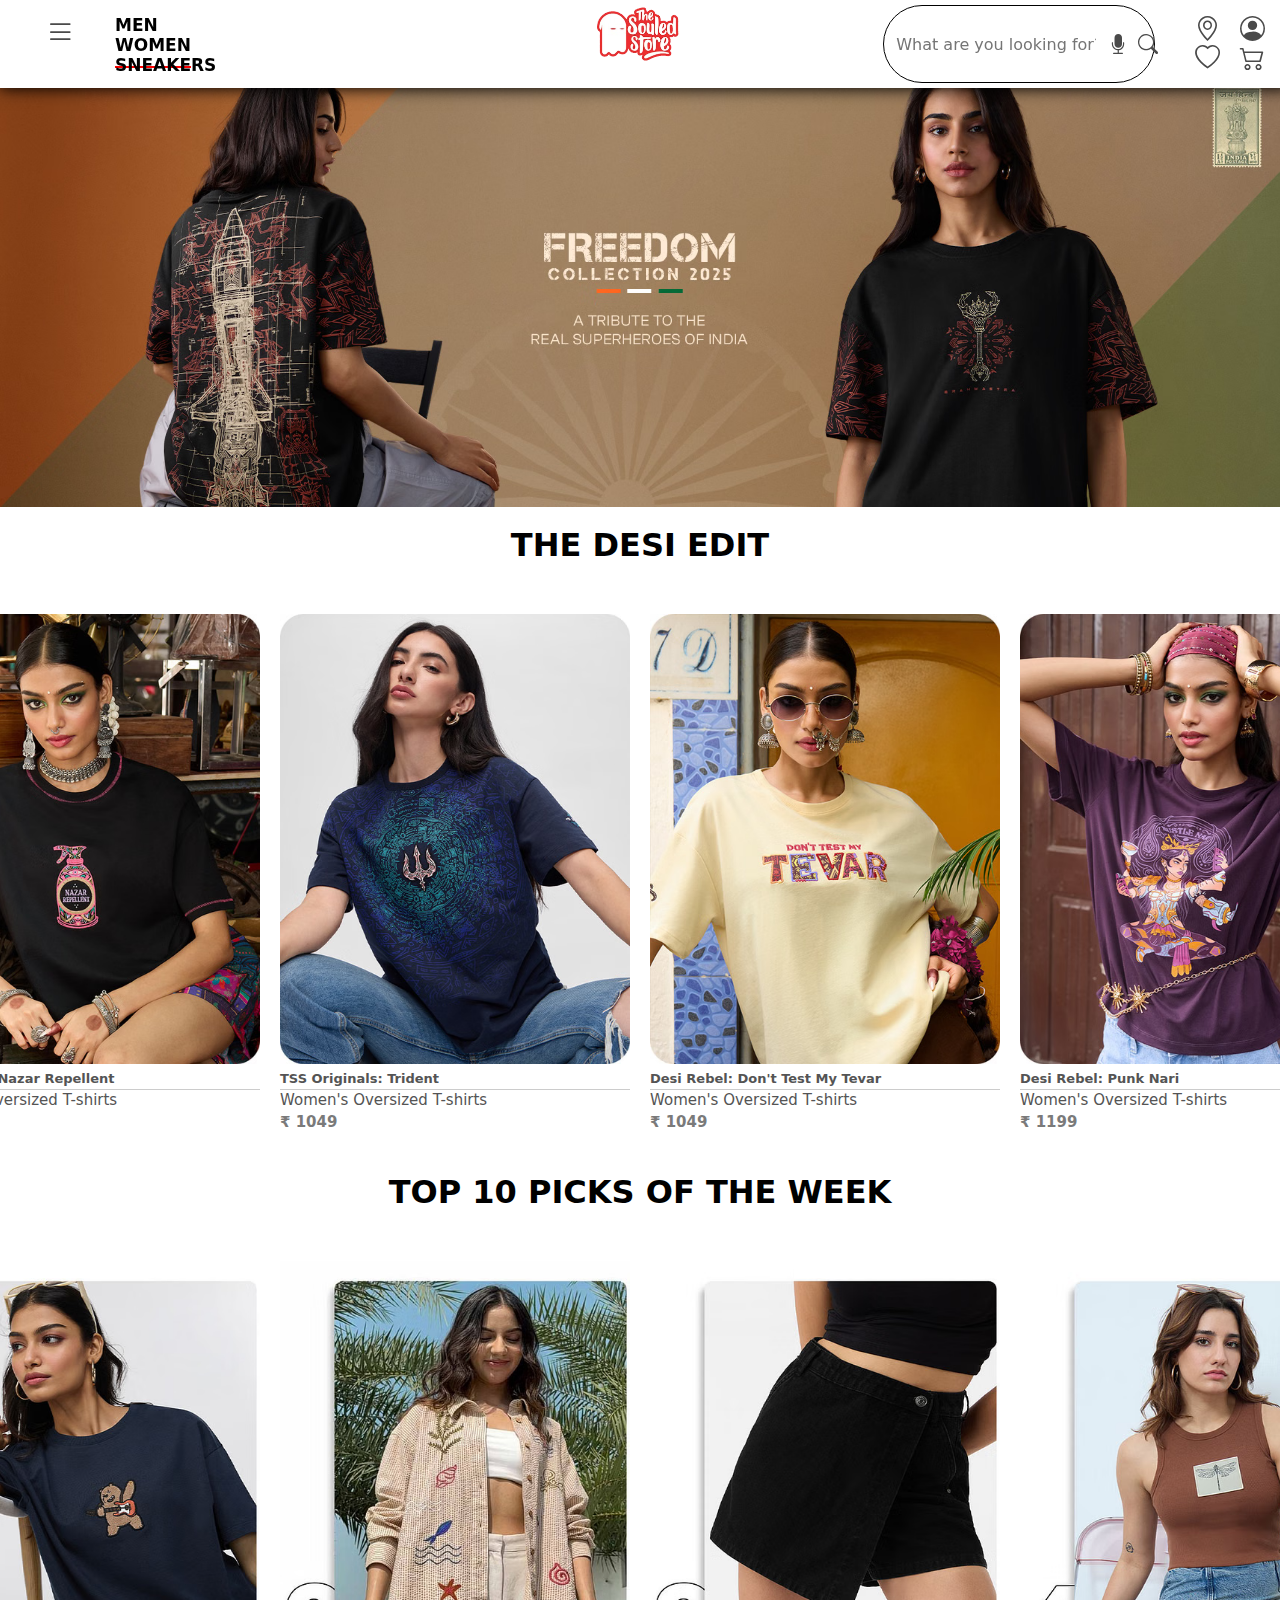
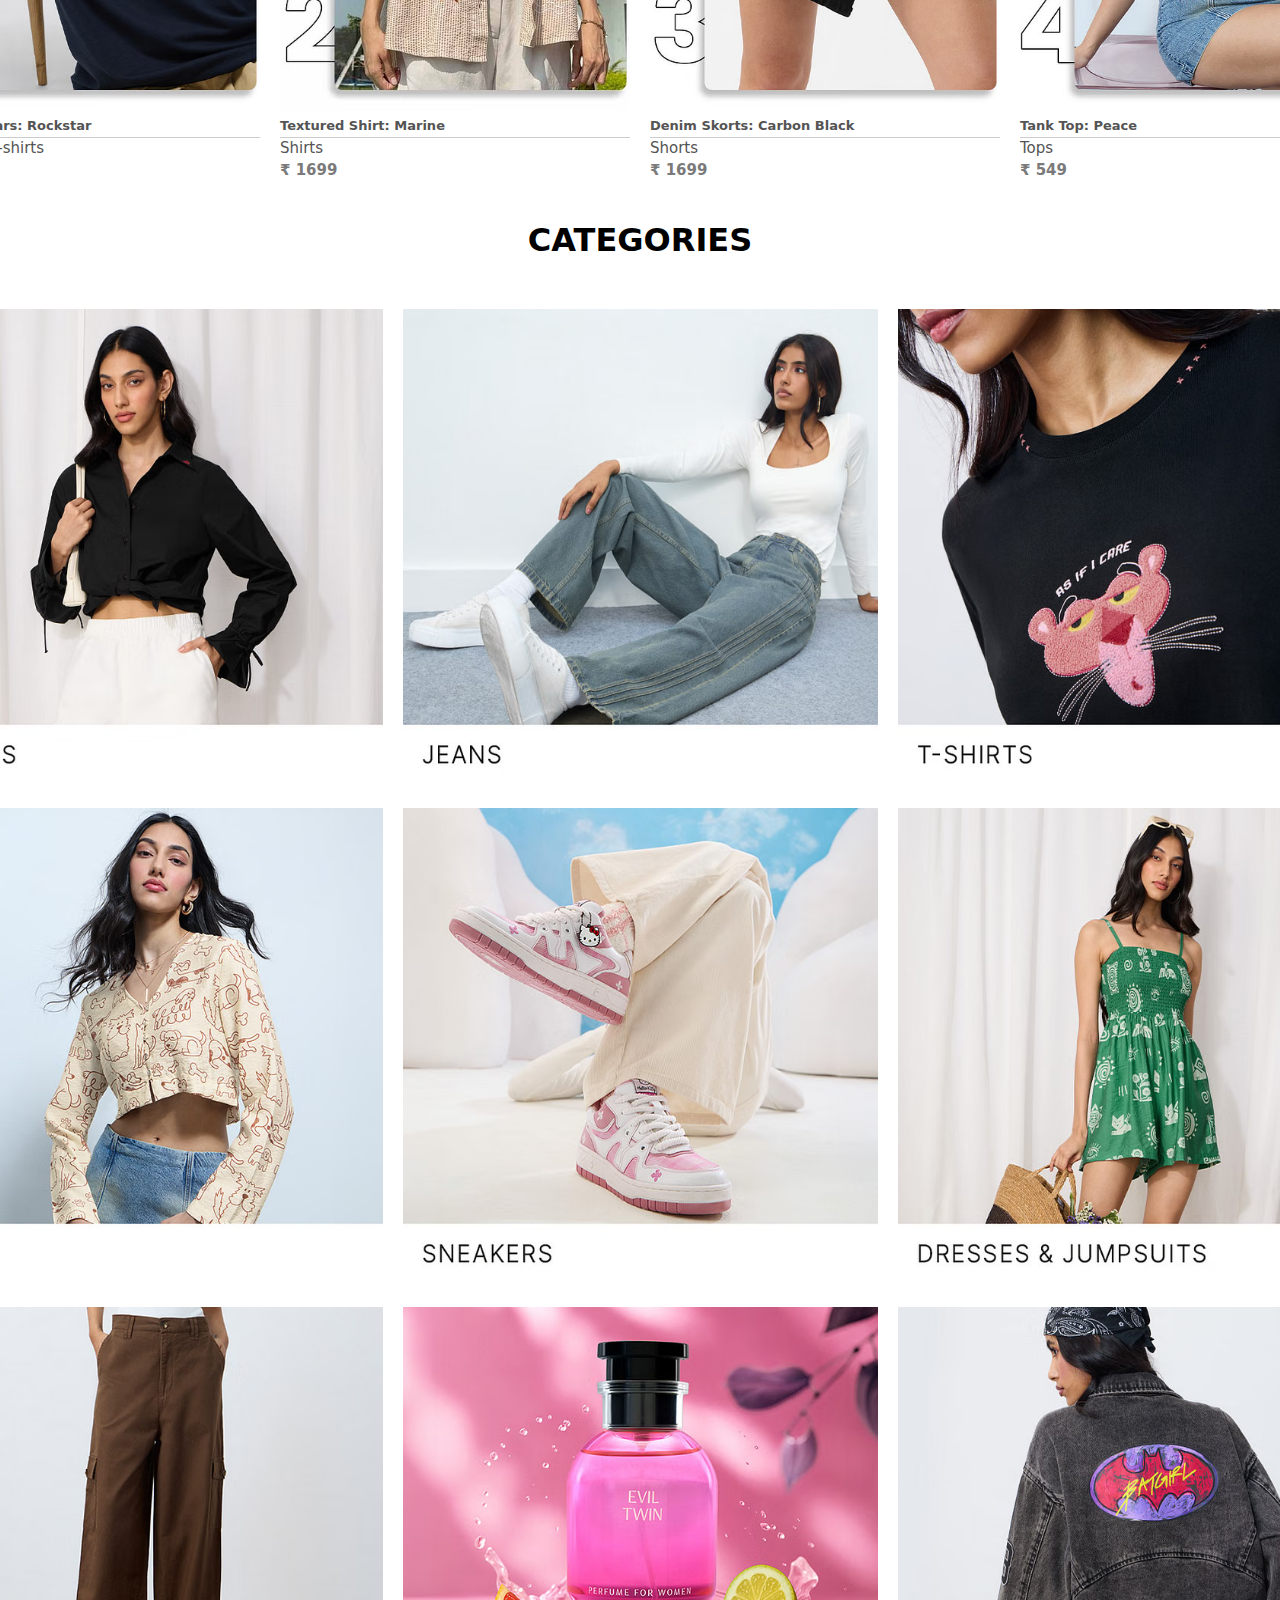
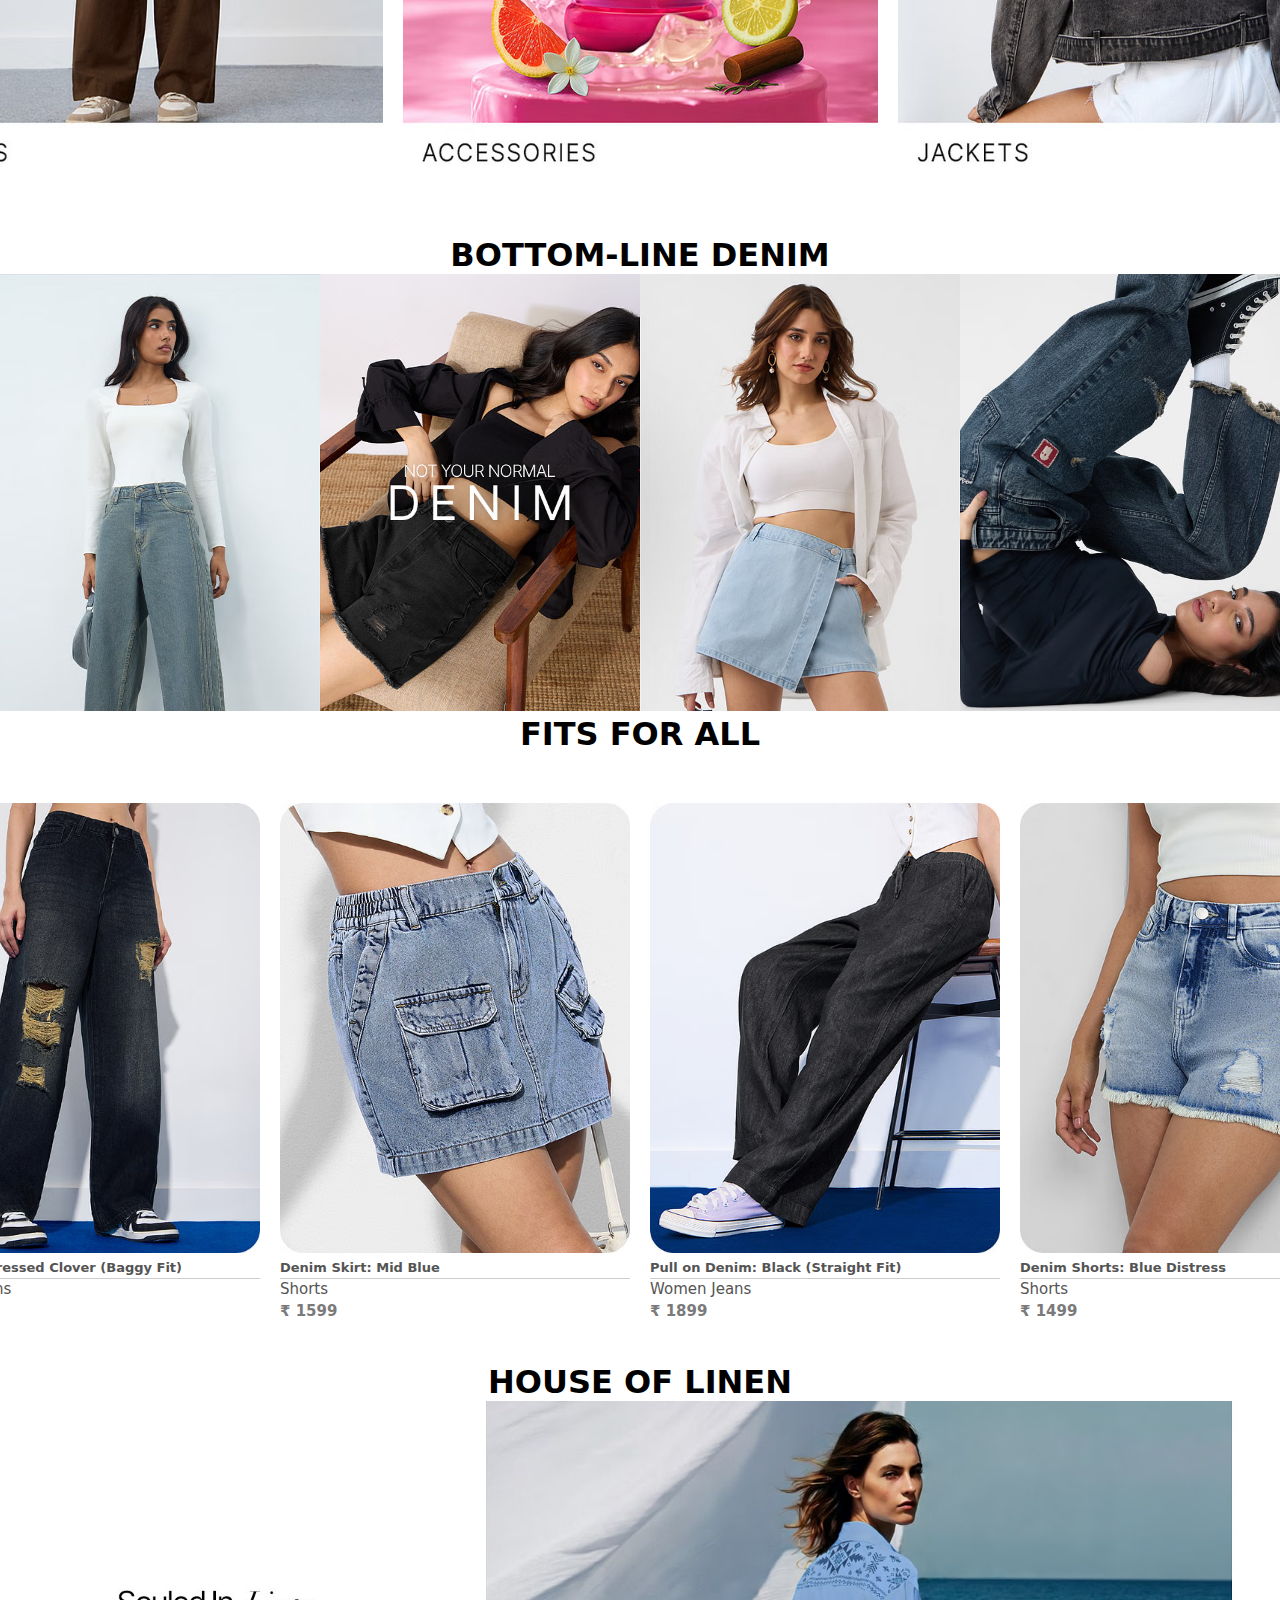
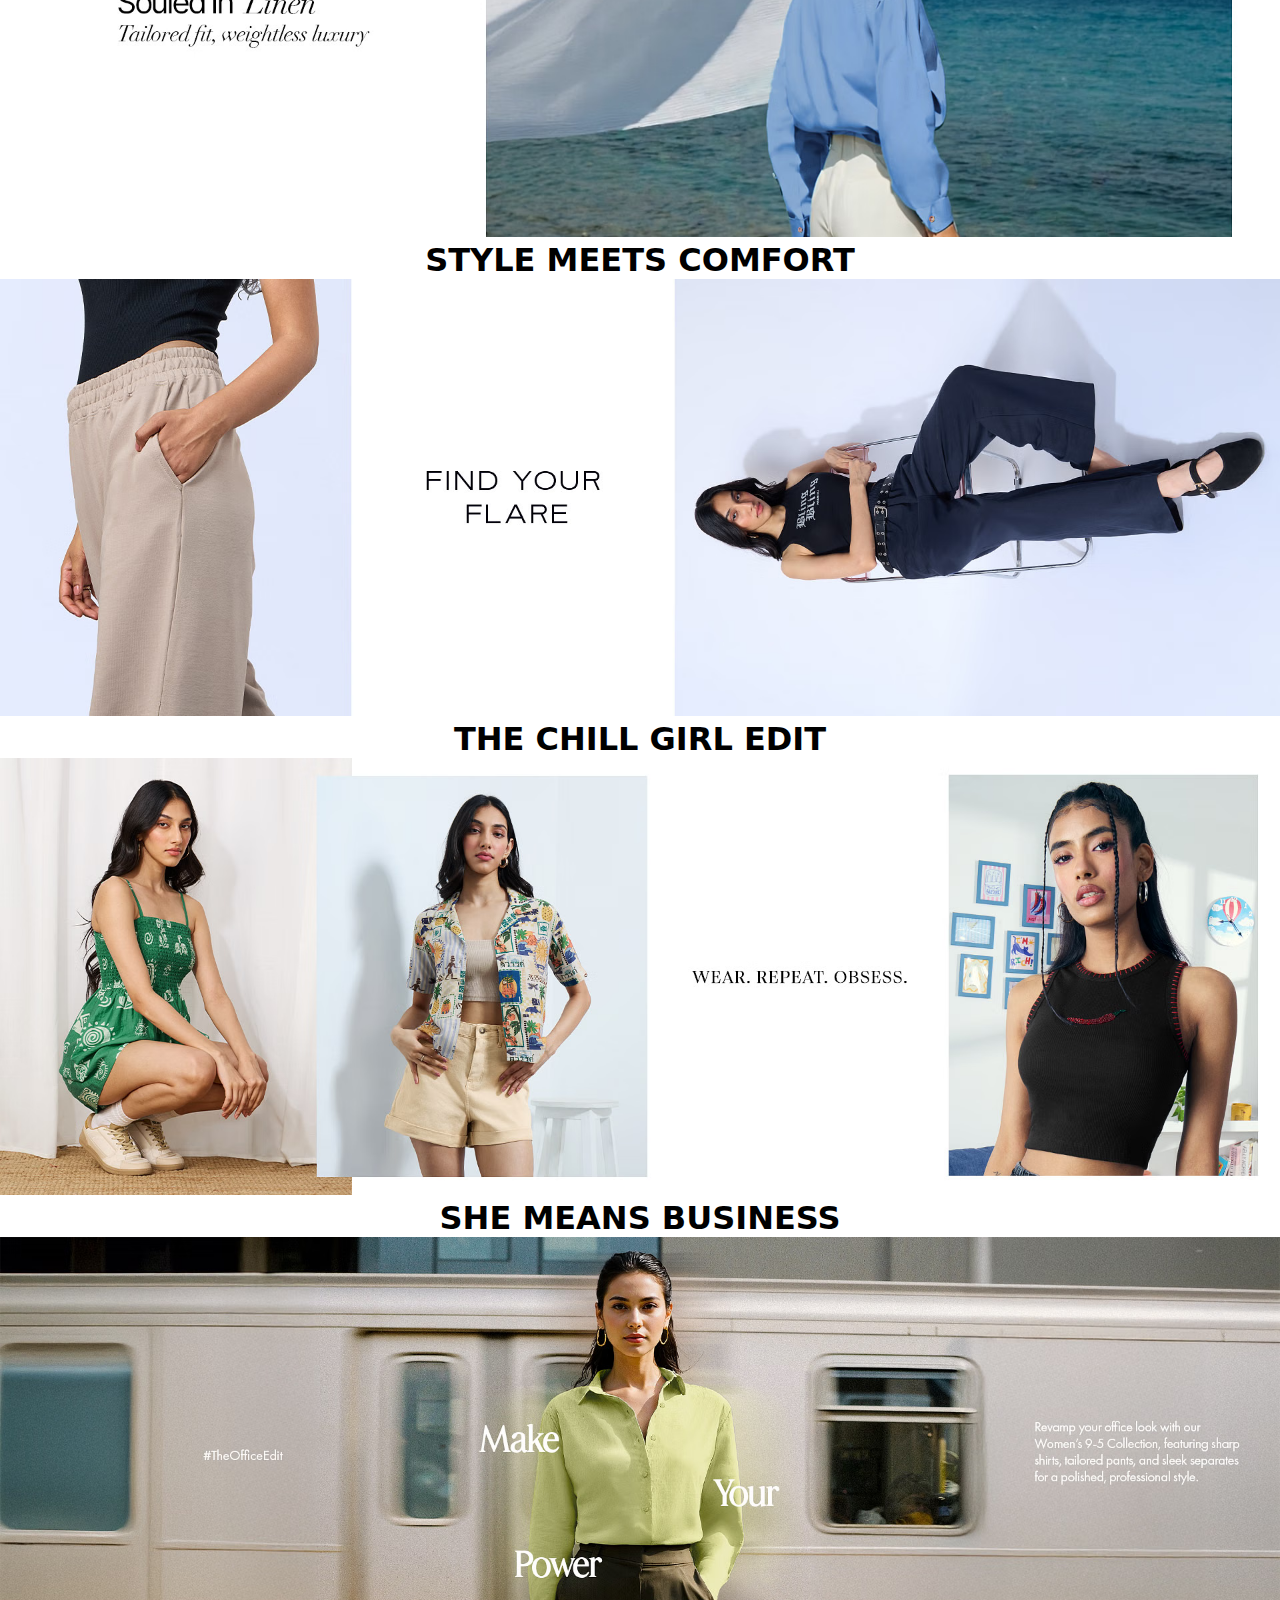
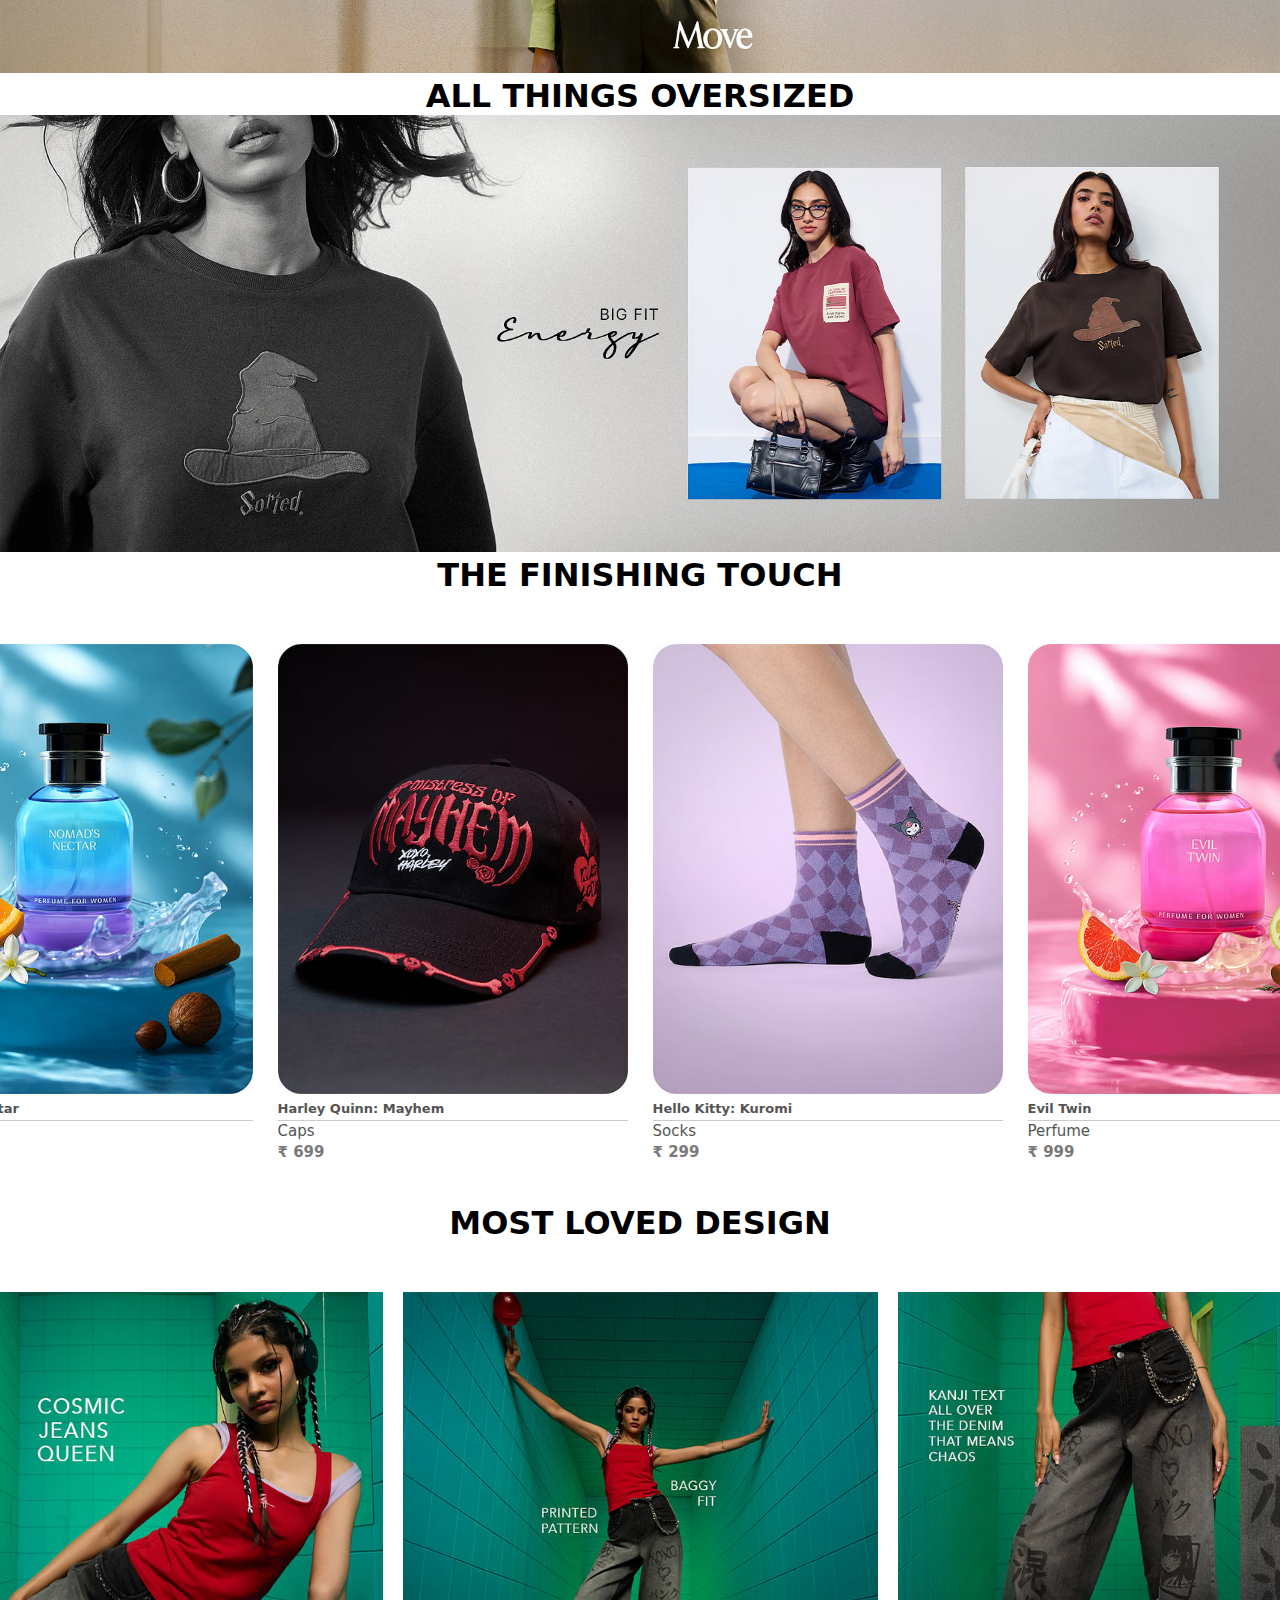
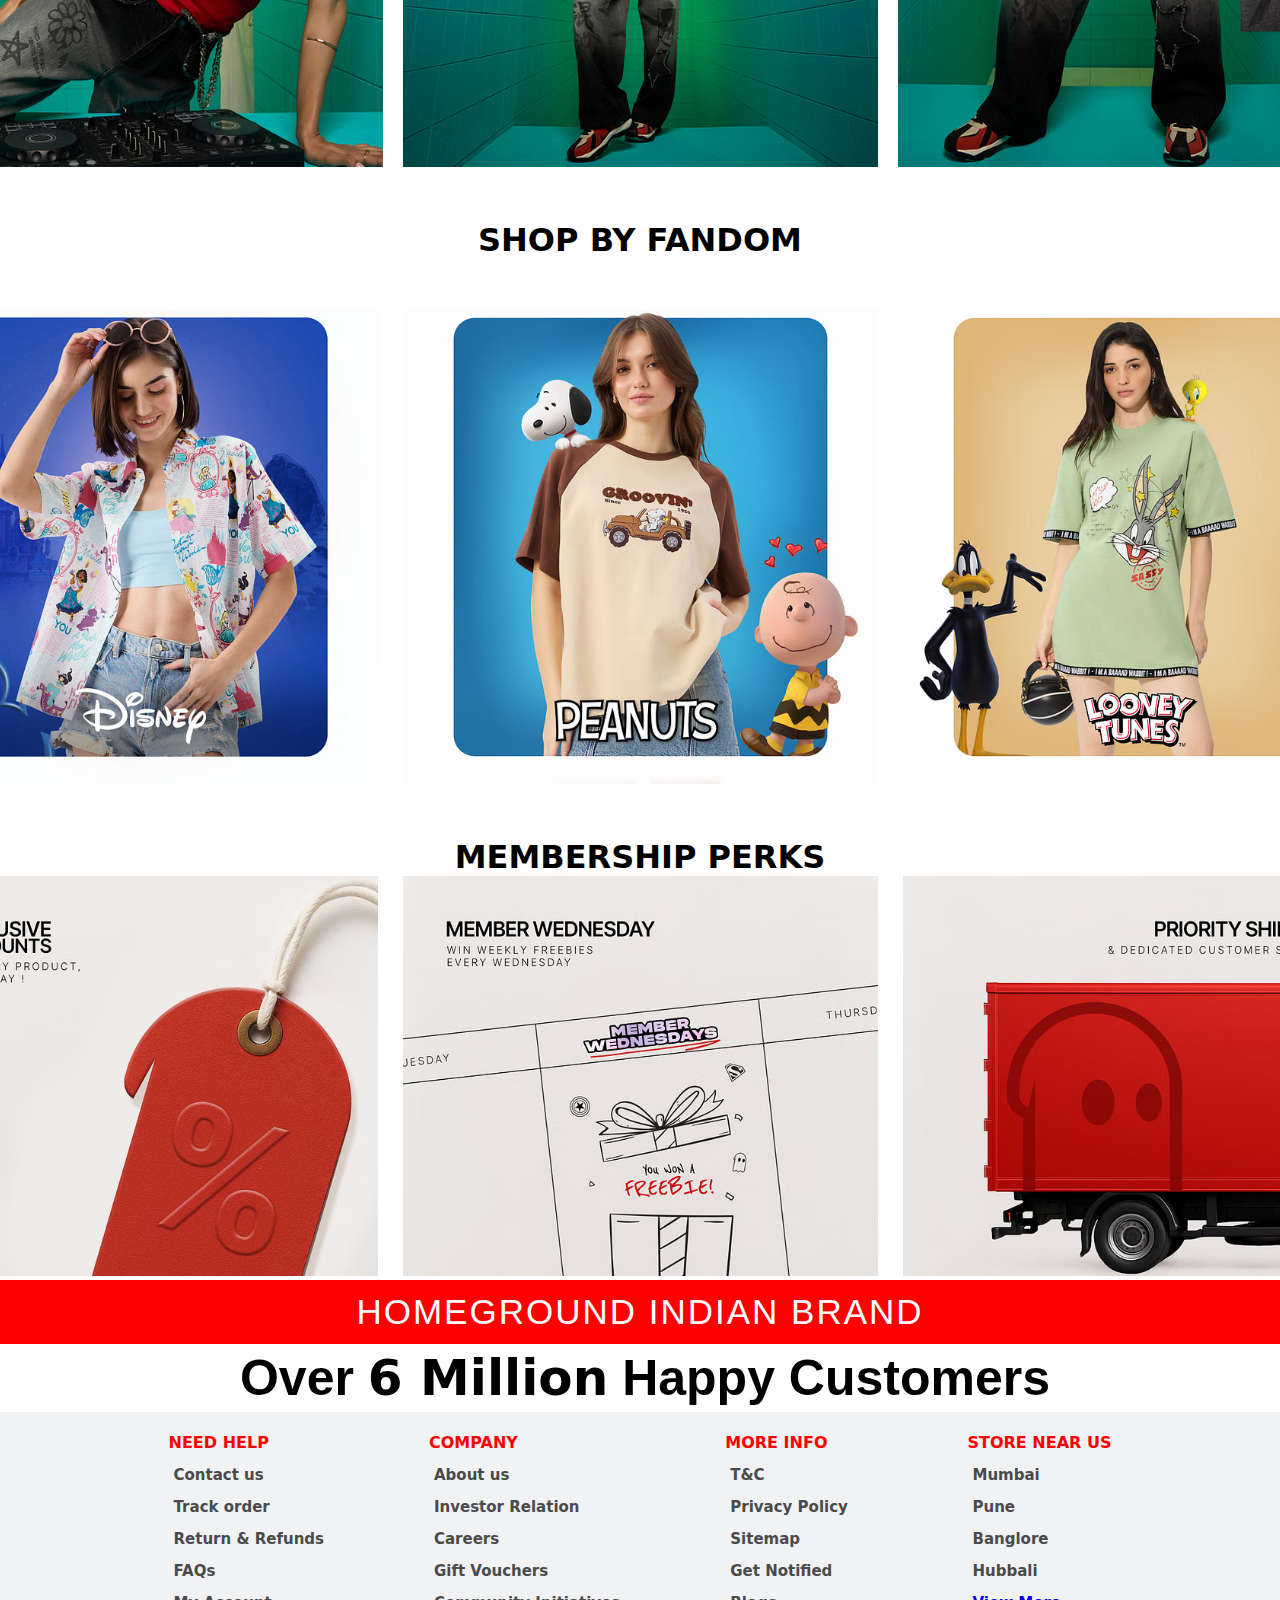
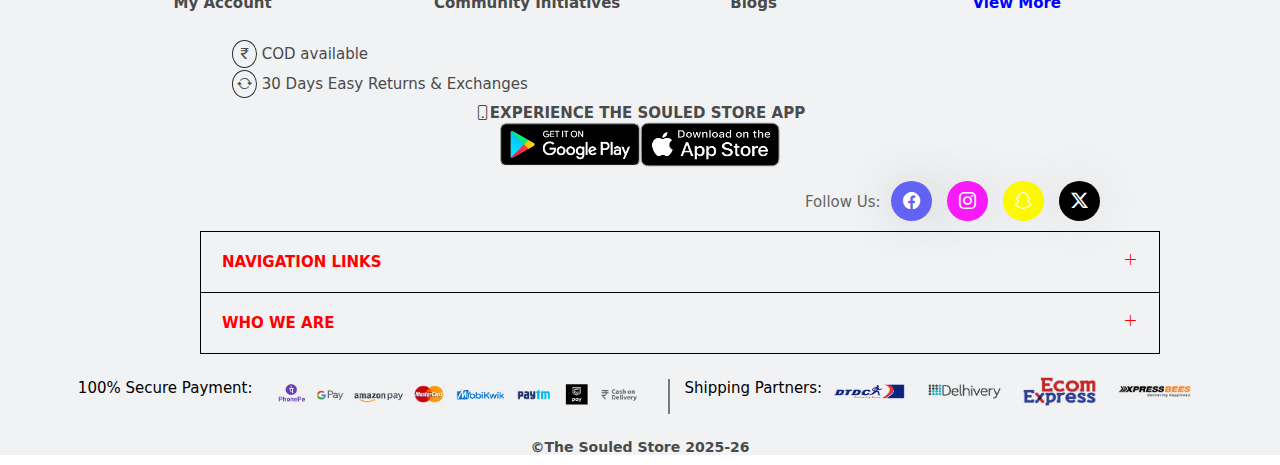
<file: mainpage(women).html>
<!DOCTYPE html>
<html lang="en">
    <head>
        <meta charset="UTF-8">
        <meta name="viewport" content="width=device-width, initial-scale=1.0">
        <link rel="stylesheet"
            href="https://cdn.jsdelivr.net/npm/bootstrap-icons@1.11.3/font/bootstrap-icons.css">
        <link rel="stylesheet" href="mainpage(women).css">
        <title>Clone Site 1</title>
    </head>
    <body>
        <div class="whole-page">
            <div class="header">
                <ul class="list">
                    <li><a href="#"><i class="bi bi-list"></i></a></li>
                </ul>
                <div class="menullist">
                    <ul class="menus">
                        <li class="men"><a
                                href="mainpage(men).html">MEN</a></li>
                        <li class="women"><a
                                href="mainpage(women).html">WOMEN</a></li>
                        <li class="sneakers"><a
                                href="mainpage(sneakers).html">SNEAKERS</a></li>
                    </ul>
                </div>
                <a href="mainpage(men).html"><img class="sslogo" src="./image/non-member-logo2.webp"
                    alt="souled-store-logo"></a>
                <div class="searchbar">
                    <input class="search" type="text"
                        placeholder="What are you looking for?">
                    <a href="#"><i class="bi bi-mic-fill"></i></a>
                    <a href="#"><i class="bi bi-search"></i></a>
                </div>
                <ul class="navicons">
                    <li><a href="#"><i class="bi bi-geo-alt"></i></a></li>
                    <li><a href="#"><i class="bi bi-person-circle"></i></a></li>
                    <li><a href="#"><i class="bi bi-heart"></i></a></li>
                    <li><a href="#"><i class="bi bi-cart2"></i></a></li>
                </ul>
            </div>
        </div>
        <div class="posterimg">
            <img class="mainposter" src="./image/page2homepage.avif"
                alt="homepageposter1">
        </div>
        <div class="mainbody">
            <h1 class="mainpgtext">THE DESI EDIT</h1>
            <div class="bodycontainer1">
                <div class="img1"><img class="row1img1"
                        src="./image/2row1img1.avif" alt="imgrow1">
                    <div class="details">
                        <div class="prodname"><p><h3>Desi Rebel: Nazar Repellent</h3></p></div>
                    <div class="brder"></div>
                    <div class="dressname"><p>Women's Oversized T-shirts</p></div>
                    <div class="price"><p>₹ 1049</p></div>
                    </div>
                    </div>
                <div class="img2"><img class="row1img2"
                        src="./image/2row1img2.avif" alt="imgrow2">
                    <div class="details">
                        <div class="prodname"><p><h3>TSS Originals: Trident</h3></p></div>
                    <div class="brder"></div>
                    <div class="dressname"><p>Women's Oversized T-shirts</p></div>
                    <div class="price"><p>₹ 1049</p></div>
                    </div>
                    </div>
                <div class="img3"><img class="row1img3"
                        src="./image/2row1img3.avif" alt="imgrow3">
                    <div class="details">
                        <div class="prodname"><p><h3>Desi Rebel: Don't Test My Tevar</h3></p></div>
                    <div class="brder"></div>
                    <div class="dressname"><p>Women's Oversized T-shirts</p></div>
                    <div class="price"><p>₹ 1049</p></div>
                    </div>
                    </div>
                <div class="img4"><img class="row1img4"
                        src="./image/2row1img4.avif" alt="imgrow4">
                    <div class="details">
                        <div class="prodname"><p><h3>Desi Rebel: Punk Nari</h3></p></div>
                    <div class="brder"></div>
                    <div class="dressname"><p>Women's Oversized T-shirts</p></div>
                    <div class="price"><p>₹ 1199</p></div>
                    </div>
                    </div>
            </div>

            <h1 class="mainpgtext">TOP 10 PICKS OF THE WEEK</h1>
            <div class="bodycontainer2">
                <div class="img21"><img class="row2img1"
                        src="./image/2row2img1.avif" alt="1imgrow2">
                    <div class="details">
                        <div class="prodname"><p><h3>We Bare Bears: Rockstar</h3></p></div>
                    <div class="brder"></div>
                    <div class="dressname"><p>Oversized T-shirts</p></div>
                    <div class="price"><p>₹ 799</p></div>
                    </div>
                    </div>
                <div class="img22"><img class="row2img2"
                        src="./image/2row2img2.avif" alt="2imgrow2">
                    <div class="details">
                        <div class="prodname"><p><h3>Textured Shirt: Marine</h3></p></div>
                    <div class="brder"></div>
                    <div class="dressname"><p>Shirts</p></div>
                    <div class="price"><p>₹ 1699</p></div>
                    </div>
                    </div>
                <div class="img23"><img class="row2img3"
                        src="./image/2row2img3.avif" alt="3imgrow2">
                    <div class="details">
                        <div class="prodname"><p><h3>Denim Skorts: Carbon Black</h3></p></div>
                    <div class="brder"></div>
                    <div class="dressname"><p>Shorts</p></div>
                    <div class="price"><p>₹ 1699</p></div>
                    </div>
                    </div>
                <div class="img24"><img class="row2img4"
                        src="./image/2row2img4.avif" alt="4imgrow2">
                    <div class="details">
                        <div class="prodname"><p><h3>Tank Top: Peace</h3></p></div>
                    <div class="brder"></div>
                    <div class="dressname"><p>Tops</p></div>
                    <div class="price"><p>₹ 549</p></div>
                    </div>
                    </div>
            </div>

            <h1 class="mainpgtext">CATEGORIES</h1>
            <div class="bodycontainer3">
                <div class="img31"><img class="row3img1"
                        src="./image/2row3img1.avif" alt="row3img1"></div>
                <div class="img32"><img class="row3img2"
                        src="./image/2row3img2.avif" alt="row3img2"></div>
                <div class="img33"><img class="row3img3"
                        src="./image/2row3img3.avif" alt="row3img3"></div>
                <div class="img34"><img class="row3img4"
                        src="./image/2row3img4.avif" alt="row3img4"></div>
                <div class="img35"><img class="row3img5"
                        src="./image/2row3img5.avif" alt="row3img5"></div>
                <div class="img36"><img class="row3img6"
                        src="./image/2row3img6.avif" alt="row3img6"></div>
                <div class="img37"><img class="row3img7"
                        src="./image/2row3img7.avif" alt="row3img7"></div>
                <div class="img38"><img class="row3img8"
                        src="./image/2row3img8.avif" alt="row3img8"></div>
                <div class="img39"><img class="row3img9"
                        src="./image/2row3img9.avif" alt="row3img9"></div>
            </div>

            <h1 class="mainpgtext">BOTTOM-LINE DENIM</h1>
            <div class="bodycontainer4">
                <div class="img41"><img src="./image/2row4img1.avif"
                        alt="row4img1" class="row4img1"></div>
            </div>


            <h1 class="mainpgtext">FITS FOR ALL</h1>
            <div class="bodycontainer5">
                <div class="img51"><img src="./image/2row5img1.avif"
                        alt="row5img1" class="row5img1">
                    <div class="details">
                        <div class="prodname"><p><h3>Denim: Distressed Clover (Baggy Fit)</h3></p></div>
                    <div class="brder"></div>
                    <div class="dressname"><p>Women Jeans</p></div>
                    <div class="price"><p>₹ 2199</p></div>
                    </div>
                </div>
                <div class="img52"><img src="./image/2row5img2.avif"
                        alt="row5img2" class="row5img2">
                    <div class="details">
                        <div class="prodname"><p><h3>Denim Skirt: Mid Blue</h3></p></div>
                    <div class="brder"></div>
                    <div class="dressname"><p>Shorts</p></div>
                    <div class="price"><p>₹ 1599</p></div>
                    </div>
                </div>
                <div class="img53"><img src="./image/2row5img3.avif"
                        alt="row5img3" class="row5img3">
                    <div class="details">
                        <div class="prodname"><p><h3>Pull on Denim: Black (Straight Fit)</h3></p></div>
                    <div class="brder"></div>
                    <div class="dressname"><p>Women Jeans</p></div>
                    <div class="price"><p>₹ 1899</p></div>
                    </div>
                </div>
                <div class="img54"><img src="./image/2row5img4.avif"
                        alt="row5img4" class="row5img4">
                    <div class="details">
                        <div class="prodname"><p><h3>Denim Shorts: Blue Distress</h3></p></div>
                    <div class="brder"></div>
                    <div class="dressname"><p>Shorts</p></div>
                    <div class="price"><p>₹ 1499</p></div>
                    </div>
                </div>
            </div>

            <h1 class="mainpgtext">HOUSE OF LINEN</h1>
            <div class="bodycontainer6">
                <div class="img41"><img src="./image/2row6img1.avif"
                        alt="row4img1" class="row4img1"></div>
            </div>

            <h1 class="mainpgtext">STYLE MEETS COMFORT</h1>
            <div class="bodycontainer7">
                <div class="img41"><img src="./image/2row7img1.avif"
                        alt="row4img1" class="row4img1"></div>
            </div>

            <h1 class="mainpgtext">THE CHILL GIRL EDIT</h1>
            <div class="bodycontainer8">
                <div class="img41"><img src="./image/2row8img1.avif"
                        alt="row4img1" class="row4img1"></div>
            </div>

            <h1 class="mainpgtext">SHE MEANS BUSINESS</h1>
            <div class="bodycontainer9">
                <div class="img41"><img src="./image/2row9img1.avif"
                        alt="row4img1" class="row4img1"></div>
            </div>
            
            <h1 class="mainpgtext">ALL THINGS OVERSIZED</h1>
            <div class="bodycontainer10">
                <div class="img41"><img src="./image/2row10img1.avif"
                        alt="row4img1" class="row4img1"></div>
            </div>

            <h1 class="mainpgtext">THE FINISHING TOUCH</h1>
            <div class="bodycontainer11">
                <div class="img111"><img src="./image/2row11img1.avif"
                        alt="row11img1" class="row11img1">
                    <div class="details">
                        <div class="prodname"><p><h3>Nomad's Nectar</h3></p></div>
                    <div class="brder"></div>
                    <div class="dressname"><p>Perfume</p></div>
                    <div class="price"><p>₹ 999</p></div>
                    </div>
                </div>
                <div class="img112"><img src="./image/2row11img2.avif"
                        alt="row11img2" class="row11img2">
                    <div class="details">
                        <div class="prodname"><p><h3>Harley Quinn: Mayhem</h3></p></div>
                    <div class="brder"></div>
                    <div class="dressname"><p>Caps</p></div>
                    <div class="price"><p>₹ 699</p></div>
                    </div>
                </div>
                <div class="img113"><img src="./image/2row11img3.avif"
                        alt="row11img3" class="row11img3">
                    <div class="details">
                        <div class="prodname"><p><h3>Hello Kitty: Kuromi</h3></p></div>
                    <div class="brder"></div>
                    <div class="dressname"><p>Socks</p></div>
                    <div class="price"><p>₹ 299</p></div>
                    </div>
                </div>
                <div class="img114"><img src="./image/2row11img4.avif"
                        alt="row11img4" class="row11img4">
                        <div class="details">
                        <div class="prodname"><p><h3>Evil Twin</h3></p></div>
                    <div class="brder"></div>
                    <div class="dressname"><p>Perfume</p></div>
                    <div class="price"><p>₹ 999</p></div>
                    </div>
                    </div>
                </div>
            </div>

            <h1 class="mainpgtext">MOST LOVED DESIGN</h1>
            <div class="bodycontainer12">
                <div class="img121"><img src="./image/2row12img1.avif"
                        alt="row12img1" class="row12img1">
                </div>
                <div class="img122"><img src="./image/2row12img2.avif"
                        alt="row12img2" class="row12img2">
                </div>
                <div class="img123"><img src="./image/2row12img3.avif"
                        alt="row12img3" class="row12img3">
                </div>
            </div>

            <h1 class="mainpgtext">SHOP BY FANDOM</h1>
            <div class="bodycontainer14">
                <div class="img141"><img src="./image/2row14img1.avif"
                        alt="row14img1" class="row14img1">
                </div>
                <div class="img142"><img src="./image/2row14img2.avif"
                        alt="row14img2" class="row14img2">
                </div>
                <div class="img143"><img src="./image/2row14img3.avif"
                        alt="row14img3" class="row14img3">
                </div>
            </div>

            <h1 class="mainpgtext">MEMBERSHIP PERKS</h1>
            <div class="bodycontainermember">
                <div class="img81"><img src="./image/rowmemberimg1.avif"
                        alt="row8img1" class="row8img1"></div>
                <div class="img82"><img src="./image/rowmemberimg2.avif"
                        alt="row8img2" class="row8img2"></div>
                <div class="img83"><img src="./image/rowmemberimg3.avif"
                        alt="row8img3" class="row8img3"></div>
            </div>
        </div>

        <div class="downtext">
            <h1 class="downtext1">HOMEGROUND INDIAN BRAND</h1>
            <h1 class="downtext2">Over <strong>6 Million</strong> Happy
                Customers</h1>
        </div>

        <div class="footer-section">
            <div class="footer">
                <div class="foottext">
                    <h2 class="subftext">NEED HELP</h2>
                    <ul class="help">
                        <li><a href="#">Contact us</a></li>
                        <li><a href="#">Track order</a></li>
                        <li><a href="#">Return & Refunds</a></li>
                        <li><a href="#">FAQs</a></li>
                        <li><a href="#">My Account</a></li>
                    </ul>
                </div>
                <div class="foottext">
                    <h2 class="subftext">COMPANY</h2>
                    <ul class="help">
                        <li><a href="#">About us</a></li>
                        <li><a href="#">Investor Relation</a></li>
                        <li><a href="#">Careers</a></li>
                        <li><a href="#">Gift Vouchers</a></li>
                        <li><a href="#">Community Initiatives</a></li>
                    </ul>
                </div>
                <div class="foottext">
                    <h2 class="subftext">MORE INFO</h2>
                    <ul class="help">
                        <li><a href="#">T&C</a></li>
                        <li><a href="#">Privacy Policy</a></li>
                        <li><a href="#">Sitemap</a></li>
                        <li><a href="#">Get Notified</a></li>
                        <li><a href="#">Blogs</a></li>
                    </ul>
                </div>
                <div class="foottext">
                    <h2 class="subftext">STORE NEAR US</h2>
                    <ul class="help">
                        <li><a href="#">Mumbai</a></li>
                        <li><a href="#">Pune</a></li>
                        <li><a href="#">Banglore</a></li>
                        <li><a href="#">Hubbali</a></li>
                        <li class="viewmore"><a href="#">View More</a></li>
                    </ul>
                </div>
            </div>
            <div class="deliverytxt">
                <ul class="delitext">
                    <li><i class="bi bi-currency-rupee"></i> COD available</li>
                    <li><i class="bi bi-arrow-repeat"></i> 30 Days Easy Returns
                        & Exchanges</li>
                </ul>
            </div>
            <div class="appgateway">
                <div class="apptext"><h2><i class="bi bi-phone"></i>experience
                        the souled store app</h2></div>
                <div class="apps-store">
                    <div class="appimg"><a
                            href="https://play.google.com/store/apps/details?id=com.thesouledstore"><img
                                class="playappstore"
                                src="./image/play-store.avif"
                                alt="playappstore"></a></div>
                    <div class="appimg2"><a
                            href="https://apps.apple.com/in/app/the-souled-store/id1493897434"><img
                                class="playappstore"
                                src="./image/app-store.avif"
                                alt="appstore"></a></div>
                </div>
            </div>

            <div class="followbutton">
                <ul class="fubutton">
                    <p class="followus">Follow Us:</p>
                    <li class="fb"><a href="https://www.facebook.com/souledstore/"><i class="bi bi-facebook"></i></a></li>
                    <li class="insta"><a href="https://www.instagram.com/TheSouledStore/"><i class="bi bi-instagram"></i></a></li>
                    <li class="snap"><a href="https://www.snapchat.com/@thesouledstore"><i class="bi bi-snapchat"></i></a></li>
                    <li class="x"><a href="https://x.com/TheSouledStore"><i class="bi bi-twitter-x"></i></a></a></li>
                </ul>
            </div>

                <table class="table0">
                    <tr class="trow">
                        <td><p>NAVIGATION LINKS</p> <i class="bi bi-plus-lg"></i></td>
                    </tr>
                    <tr class="trow">
                        <td><p>WHO WE ARE</p> <i class="bi bi-plus-lg"></i></td>
                    </tr>
                </table>

                <div class="partners">
                        <p>100% Secure Payment:</p>
                        <img class="icon1" src="./image/payments-icon.png" alt="paymentpartners">
                        <div class="borderline"></div>
                        <p>Shipping Partners:</p>
                        <img class="icon2" src="./image/dtdc.avif" alt="dtdc">
                        <img class="icon2" src="./image/delivery.avif" alt="delhivery">
                        <img class="icon2" src="./image/ECOM-Express.avif" alt="ecom">
                        <img class="icon2" src="./image/XPRESSBEES.avif" alt="xpress">
                </div>

            <div class="last-text">
                <h3>©The Souled Store 2025-26</h3>
            </div>
        </div>
    </body>
</html>
</file>
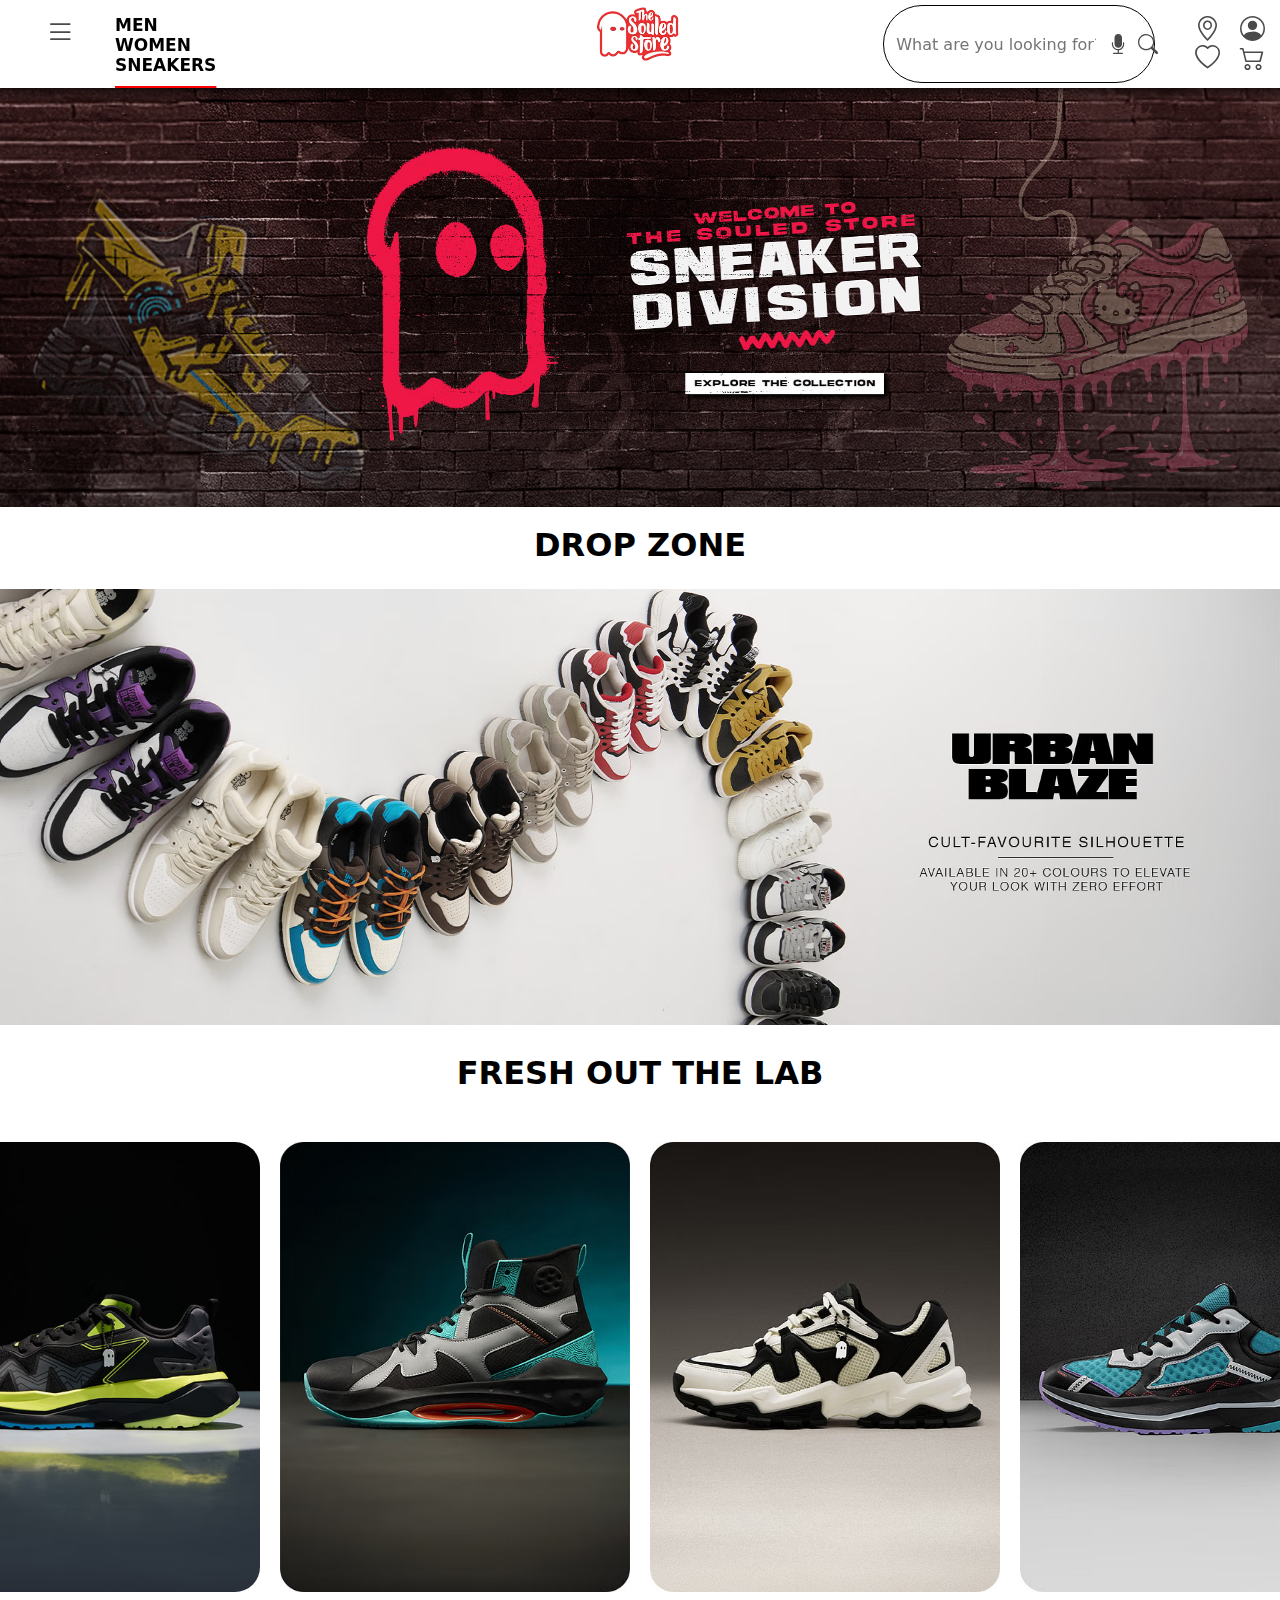
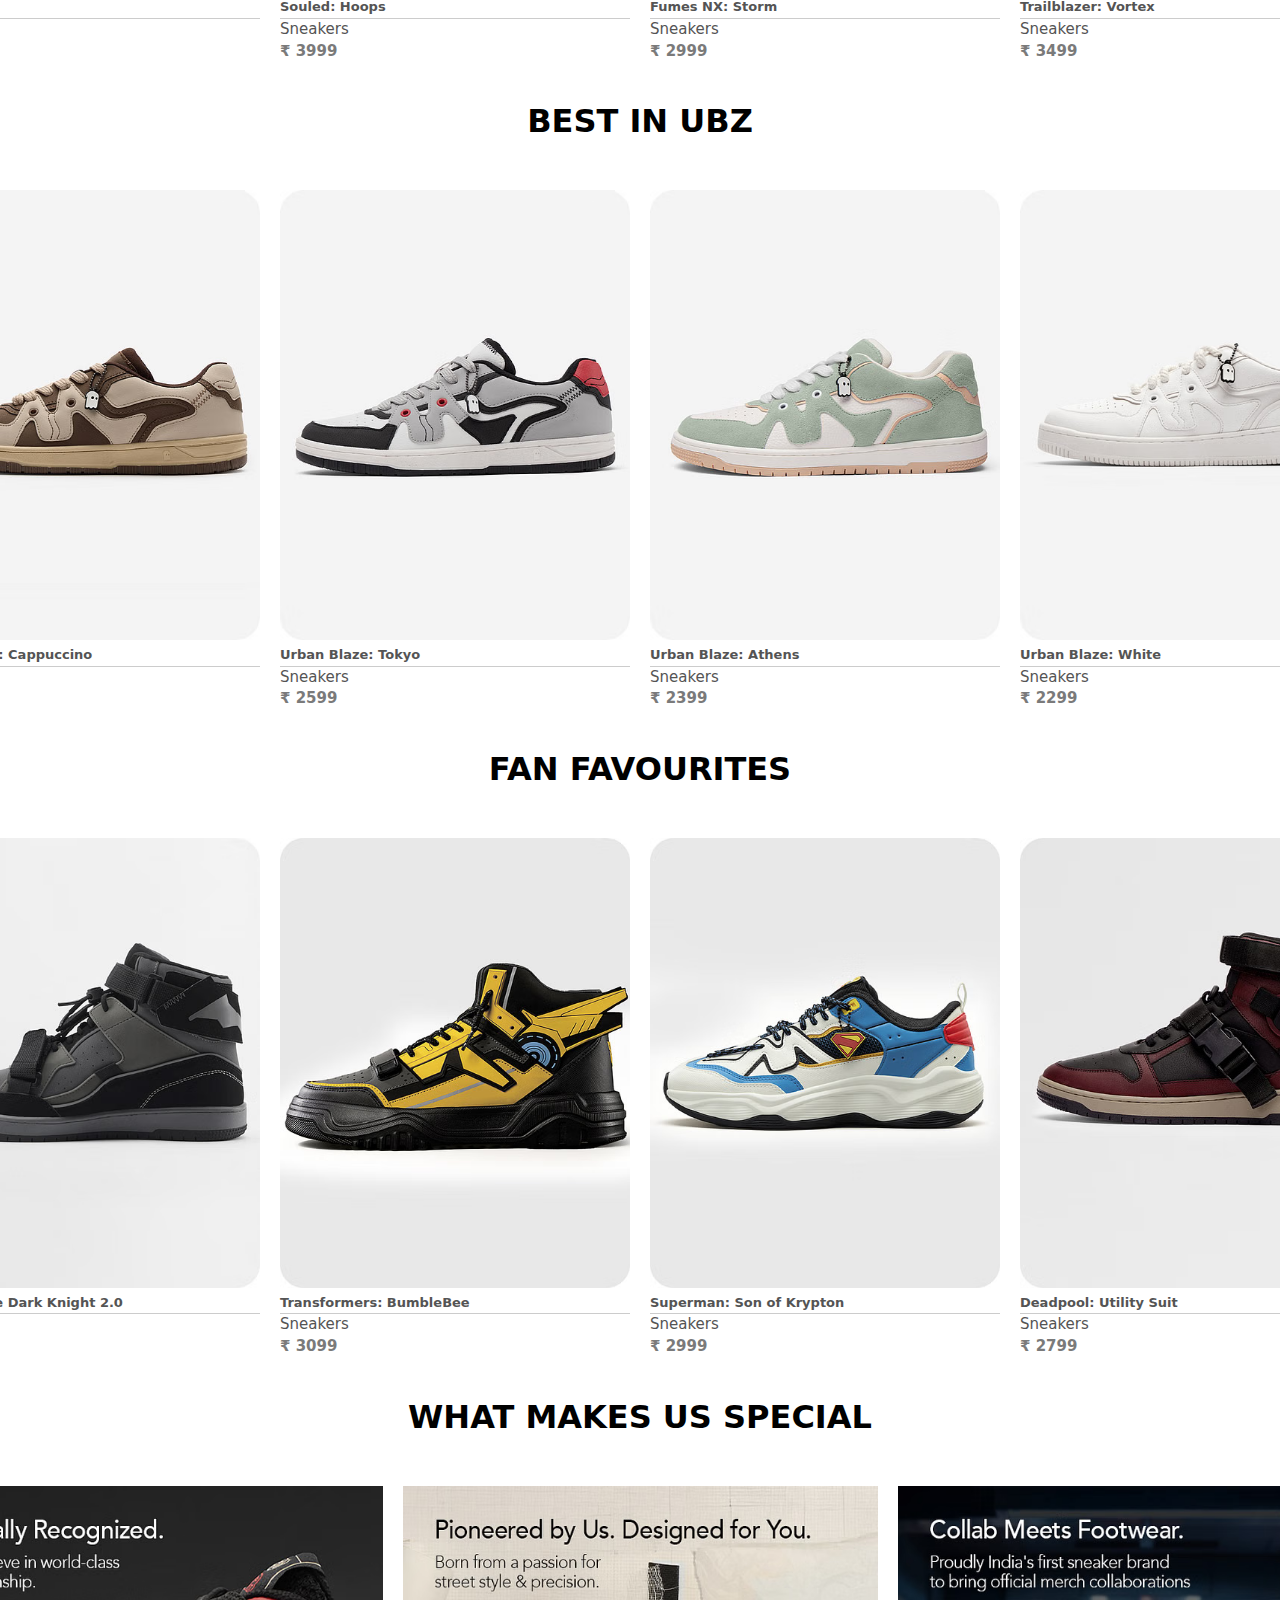
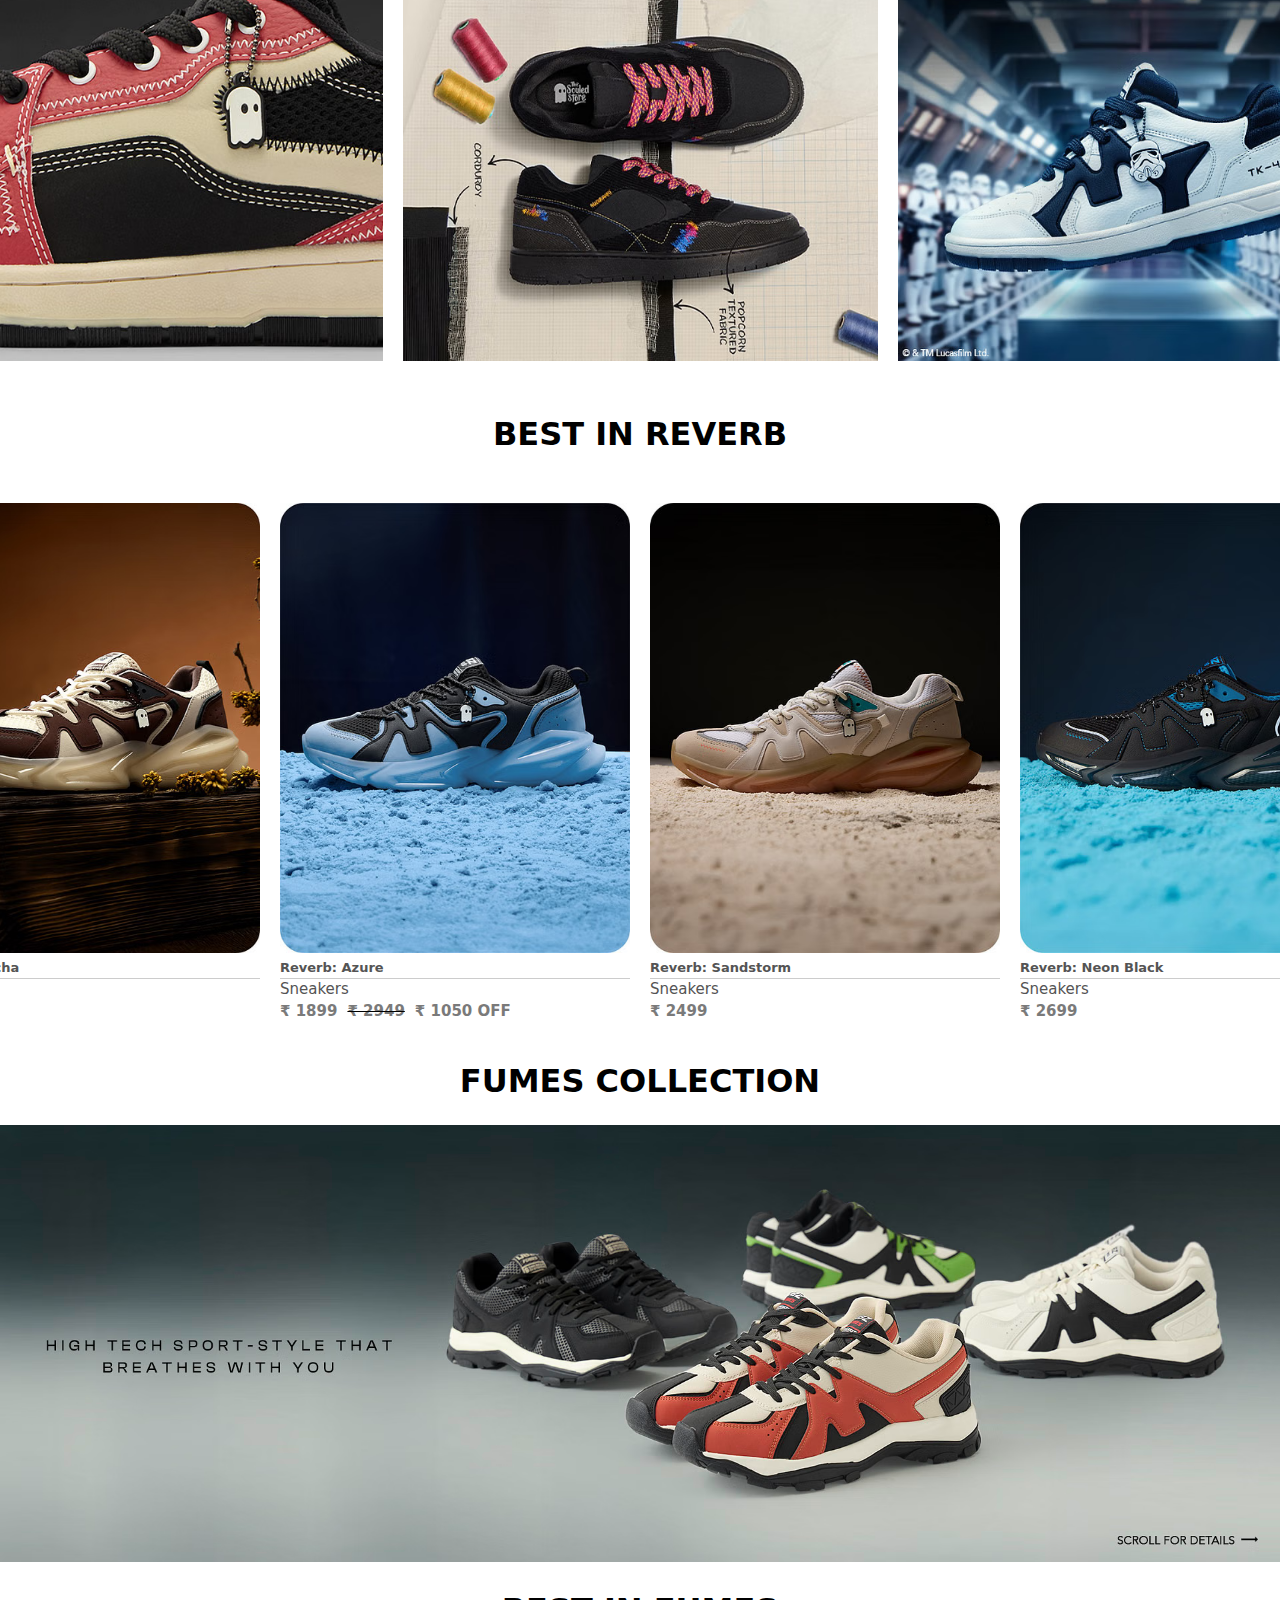
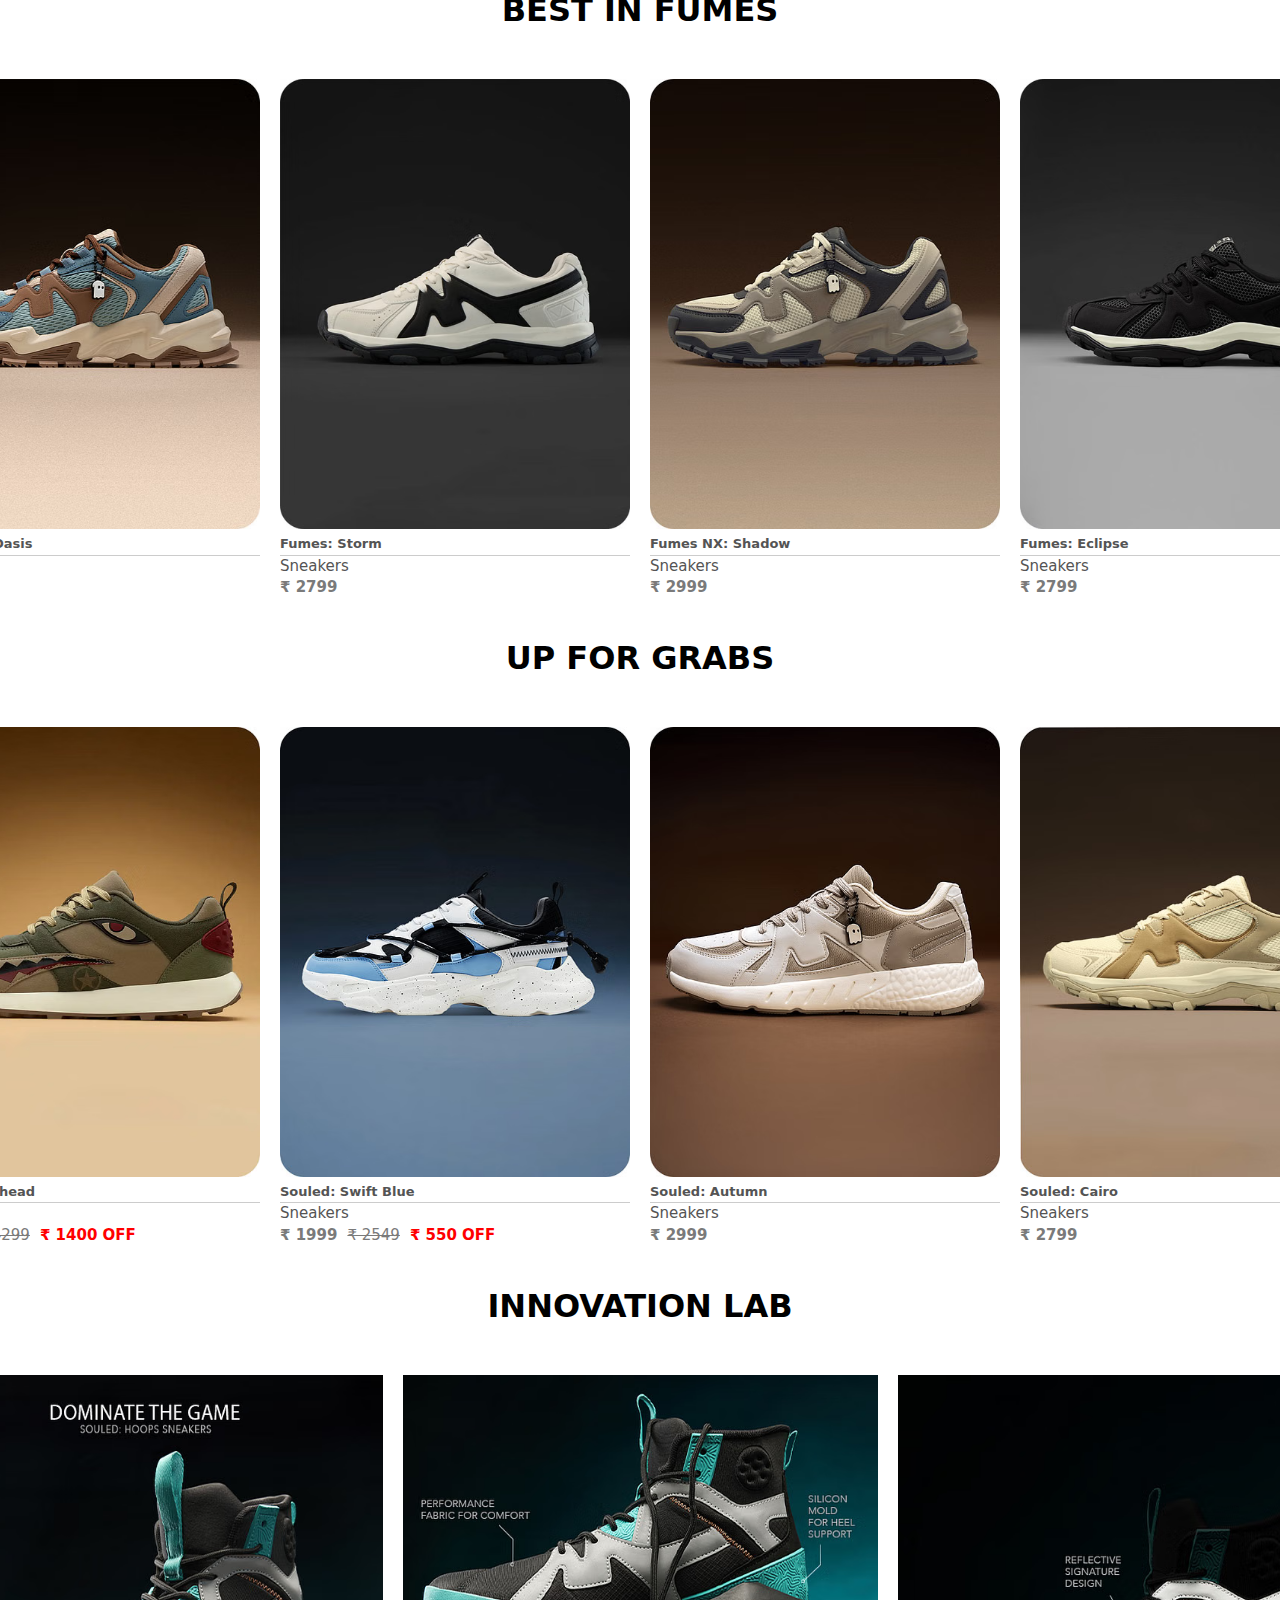
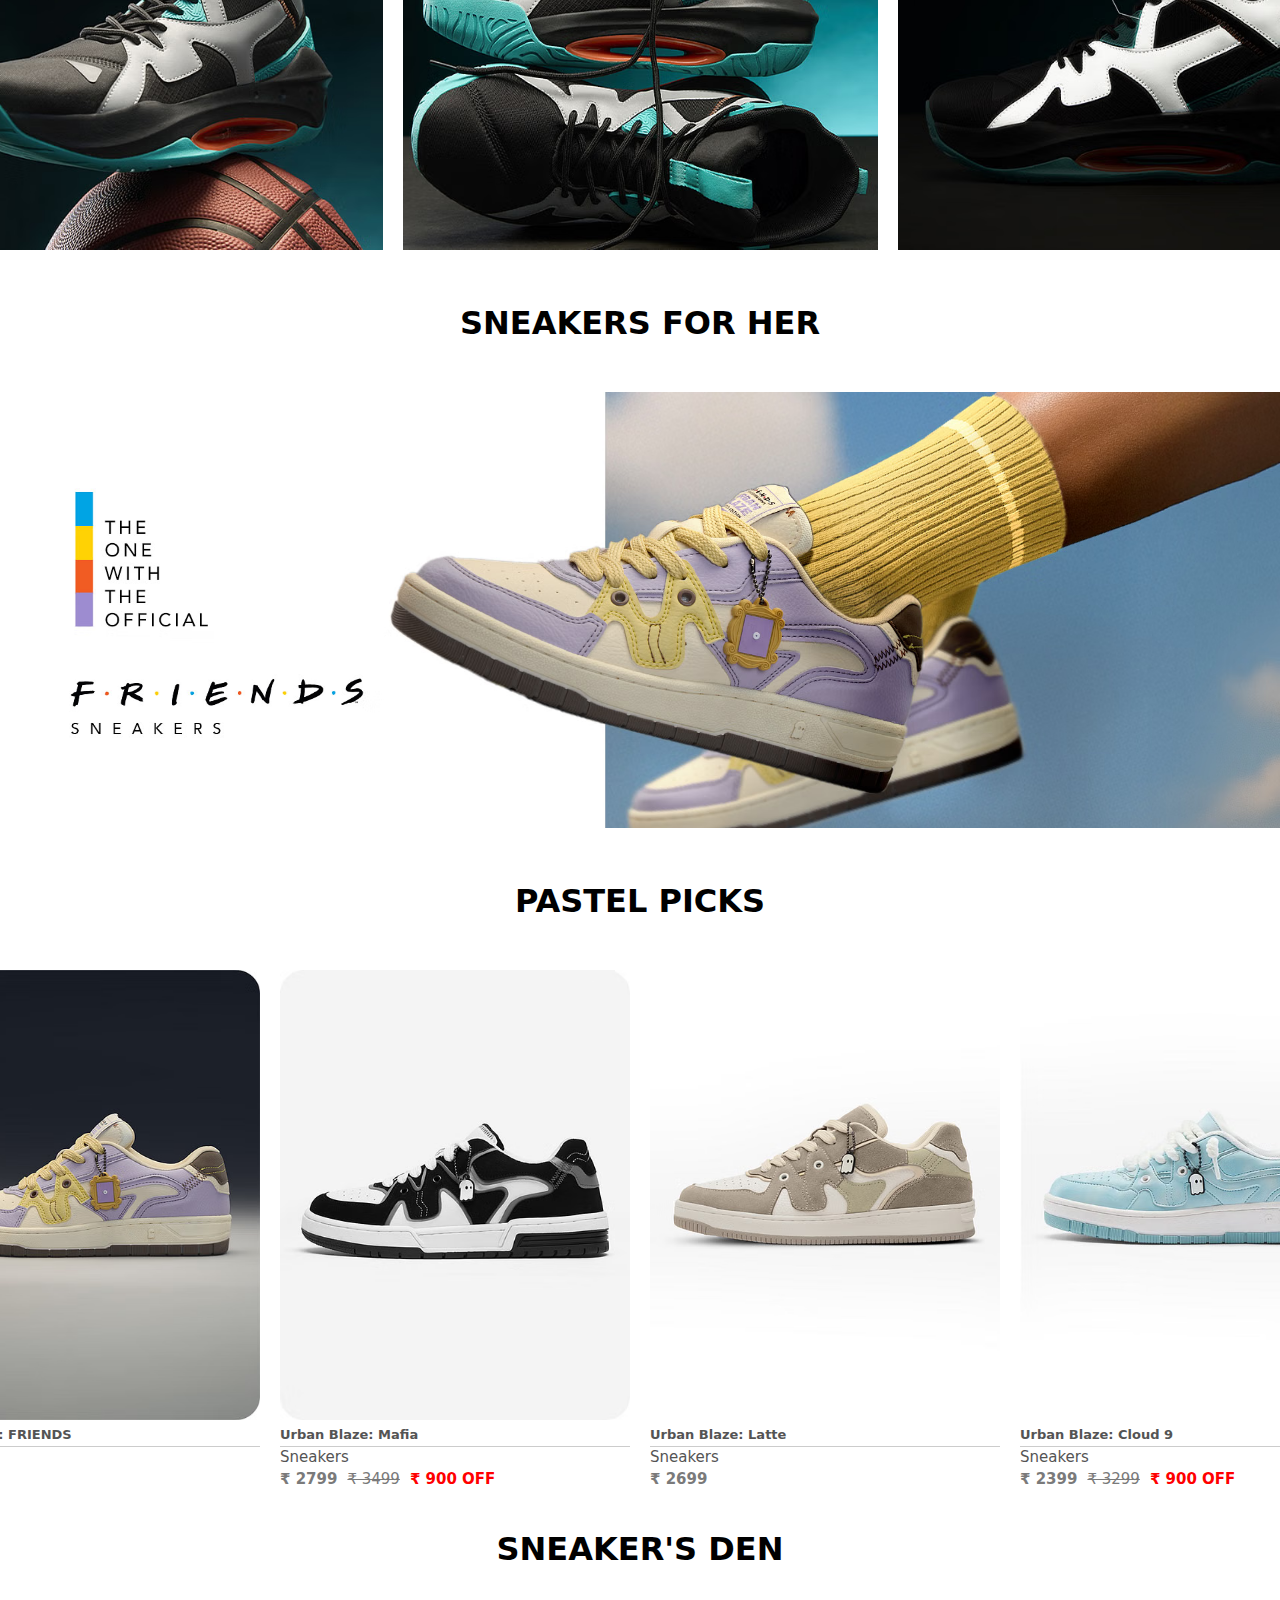
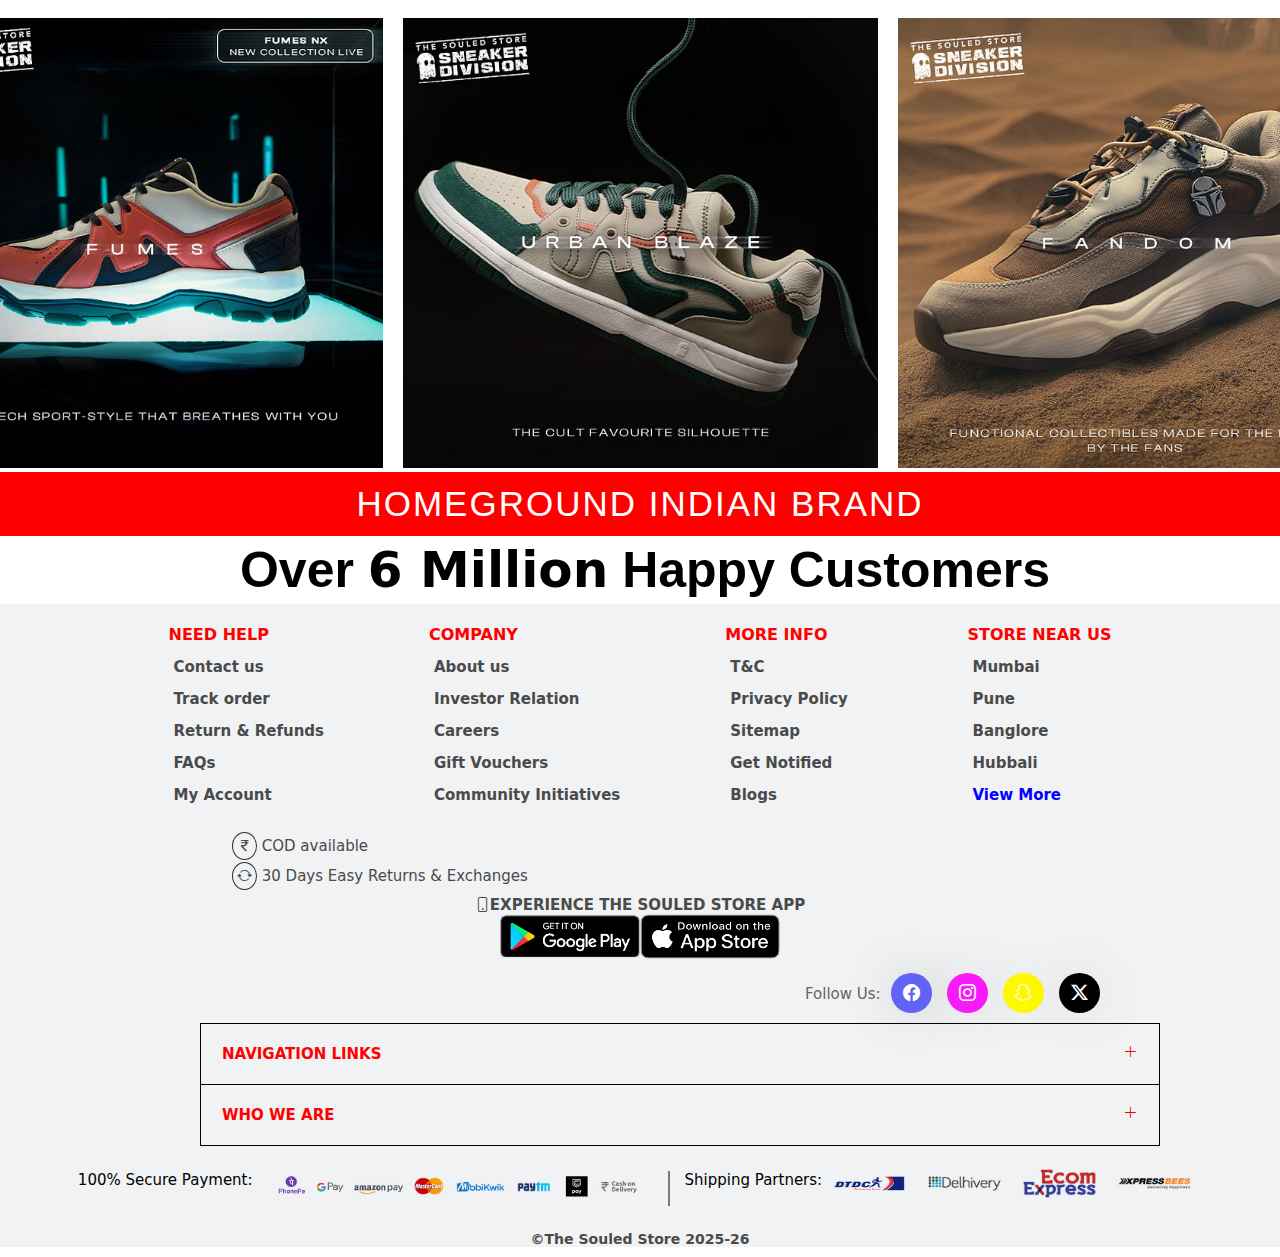
<file: sneakers.html>
<!DOCTYPE html>
<html lang="en">
    <head>
        <meta charset="UTF-8">
        <meta name="viewport" content="width=device-width, initial-scale=1.0">
        <link rel="stylesheet"
            href="https://cdn.jsdelivr.net/npm/bootstrap-icons@1.11.3/font/bootstrap-icons.css">
        <link rel="stylesheet" href="sneakers.css">
        <title>Clone Site 1</title>
    </head>
    <body>
        <div class="whole-page">
            <div class="header">
                <ul class="list">
                    <li><a href="#"><i class="bi bi-list"></i></a></li>
                </ul>
                <div class="menullist">
                    <ul class="menus">
                        <li class="men"><a
                                href="index.html">MEN</a></li>
                        <li class="women"><a
                                href="women.html">WOMEN</a></li>
                        <li class="sneakers"><a
                                href="sneakers.html">SNEAKERS</a></li>
                    </ul>
                </div>
                <a href="index.html"><img class="sslogo" src="./image/non-member-logo2.webp"
                    alt="souled-store-logo"></a>
                <div class="searchbar">
                    <input class="search" type="text"
                        placeholder="What are you looking for?">
                    <a href="#"><i class="bi bi-mic-fill"></i></a>
                    <a href="#"><i class="bi bi-search"></i></a>
                </div>
                <ul class="navicons">
                    <li><a href="#"><i class="bi bi-geo-alt"></i></a></li>
                    <li><a href="#"><i class="bi bi-person-circle"></i></a></li>
                    <li><a href="#"><i class="bi bi-heart"></i></a></li>
                    <li><a href="#"><i class="bi bi-cart2"></i></a></li>
                </ul>
            </div>
        </div>
        <div class="posterimg">
            <img class="mainposter" src="./image/page3homepage.avif"
                alt="homepageposter1">
        </div>
        <div class="mainbody">

            <h1 class="mainpgtext">DROP ZONE</h1>
            <div class="bodycontainer1">
                <div class="img1"><img class="row1img1"
                        src="./image/3row1img1.avif" alt="imgrow1"></div>
            </div>

            <h1 class="mainpgtext">FRESH OUT THE LAB</h1>
            <div class="bodycontainer2">
                <div class="img21"><img class="row2img1"
                        src="./image/3row2img1.avif" alt="img1row2">
                    <div class="details">
                        <div class="prodname"><p><h3>Raptors 212</h3></p></div>
                        <div class="brder"></div>
                        <div class="dressname"><p>Sneakers</p></div>
                        <div class="price"><p>₹ 3499</p></div>
                    </div>
                </div>
                <div class="img22"><img class="row2img2"
                        src="./image/3row2img2.avif" alt="img2row2">
                    <div class="details">
                        <div class="prodname"><p><h3>Souled: Hoops</h3></p></div>
                        <div class="brder"></div>
                        <div class="dressname"><p>Sneakers</p></div>
                        <div class="price"><p>₹ 3999</p></div>
                    </div>
                </div>
                <div class="img23"><img class="row2img3"
                        src="./image/3row2img3.avif" alt="img3row2">
                    <div class="details">
                        <div class="prodname"><p><h3>Fumes NX: Storm</h3></p></div>
                        <div class="brder"></div>
                        <div class="dressname"><p>Sneakers</p></div>
                        <div class="price"><p>₹ 2999</p></div>
                    </div>
                </div>
                <div class="img24"><img class="row2img4"
                        src="./image/3row2img4.avif" alt="img4row2">
                    <div class="details">
                        <div class="prodname"><p><h3>Trailblazer: Vortex</h3></p></div>
                        <div class="brder"></div>
                        <div class="dressname"><p>Sneakers</p></div>
                        <div class="price"><p>₹ 3499</p></div>
                    </div>
                </div>
            </div>

            <h1 class="mainpgtext">BEST IN UBZ</h1>
            <div class="bodycontainer3">
                <div class="img31"><img class="row3img1"
                        src="./image/3row3img1.avif" alt="row3img1">
                    <div class="details">
                        <div class="prodname"><p><h3>Urban Blaze: Cappuccino</h3></p></div>
                        <div class="brder"></div>
                        <div class="dressname"><p>Sneakers</p></div>
                        <div class="price"><p>₹ 2699</p></div>
                    </div>
                </div>
                <div class="img32"><img class="row3img2"
                        src="./image/3row3img2.avif" alt="3row3img2">
                    <div class="details">
                        <div class="prodname"><p><h3>Urban Blaze: Tokyo</h3></p></div>
                        <div class="brder"></div>
                        <div class="dressname"><p>Sneakers</p></div>
                        <div class="price"><p>₹ 2599</p></div>
                    </div>
                </div>
                <div class="img33"><img class="row3img3"
                        src="./image/3row3img3.avif" alt="3row3img3">
                    <div class="details">
                        <div class="prodname"><p><h3>Urban Blaze: Athens</h3></p></div>
                        <div class="brder"></div>
                        <div class="dressname"><p>Sneakers</p></div>
                        <div class="price"><p>₹ 2399</p></div>
                    </div>
                </div>
                <div class="img34"><img class="row3img4"
                        src="./image/3row3img4.avif" alt="3row3img4">
                    <div class="details">
                        <div class="prodname"><p><h3>Urban Blaze: White</h3></p></div>
                        <div class="brder"></div>
                        <div class="dressname"><p>Sneakers</p></div>
                        <div class="price"><p>₹ 2299</p></div>
                    </div>
                </div>
            </div>

            <h1 class="mainpgtext">FAN FAVOURITES</h1>
            <div class="bodycontainer4">
                <div class="img41"><img src="./image/3row4img1.avif"
                        alt="row4img1" class="row4img1">
                    <div class="details">
                        <div class="prodname"><p><h3>Batman: The Dark Knight 2.0</h3></p></div>
                        <div class="brder"></div>
                        <div class="dressname"><p>Sneakers</p></div>
                        <div class="price"><p>₹ 2999</p></div>
                    </div>
                    </div>
                <div class="img42"><img src="./image/3row4img2.avif"
                        alt="row4img2" class="row4img2">
                    <div class="details">
                        <div class="prodname"><p><h3>Transformers: BumbleBee</h3></p></div>
                        <div class="brder"></div>
                        <div class="dressname"><p>Sneakers</p></div>
                        <div class="price"><p>₹ 3099</p></div>
                    </div>
                    </div>
                <div class="img43"><img src="./image/3row4img3.avif"
                        alt="row4img3" class="row4img3">
                    <div class="details">
                        <div class="prodname"><p><h3>Superman: Son of Krypton</h3></p></div>
                        <div class="brder"></div>
                        <div class="dressname"><p>Sneakers</p></div>
                        <div class="price"><p>₹ 2999</p></div>
                    </div>
                    </div>
                <div class="img44"><img src="./image/3row4img4.avif"
                        alt="row3img4" class="row4img4">
                    <div class="details">
                        <div class="prodname"><p><h3>Deadpool: Utility Suit</h3></p></div>
                        <div class="brder"></div>
                        <div class="dressname"><p>Sneakers</p></div>
                        <div class="price"><p>₹ 2799</p></div>
                    </div>
                </div>
            </div>

                <h1 class="mainpgtext">WHAT MAKES US SPECIAL</h1>
            <div class="bodycontainer5">
                <div class="img51"><img src="./image/3row5img1.avif"
                        alt="3row5img1" class="3row5img1">
                </div>
                <div class="img52"><img src="./image/3row5img2.avif"
                        alt="3row5img2" class="3row5img2">
                </div>
                <div class="img53"><img src="./image/3row5img3.avif"
                        alt="3row5img3" class="3row5img3">
                </div>
            </div>

                <h1 class="mainpgtext">BEST IN REVERB</h1>
                <div class="bodycontainer6">
                    <div class="img61"><img src="./image/3row6img1.avif"
                            alt="3row6img1" class="row6img1">
                        <div class="details">
                            <div class="prodname"><p><h3>Reverb: Mocha</h3></p></div>
                            <div class="brder"></div>
                            <div class="dressname"><p>Sneakers</p></div>
                            <div class="price"><p>₹ 2899</p></div>
                        </div>
                    </div>
                    <div class="img62"><img src="./image/3row6img2.avif"
                            alt="3row6img2" class="row6img2">
                        <div class="details">
                            <div class="prodname"><p><h3>Reverb: Azure</h3></p></div>
                            <div class="brder"></div>
                            <div class="dressname"><p>Sneakers</p></div>
                            <div class="price"><p class="mrpprice">₹ 1899</p> <s><p class="lightprice">₹ 2949</p></s> <p class="ofrprice">₹ 1050 OFF</p></div>
                        </div>
                    </div>
                    <div class="img63"><img src="./image/3row6img3.avif"
                            alt="row6img3" class="row6img3">
                        <div class="details">
                            <div class="prodname"><p><h3>Reverb: Sandstorm</h3></p></div>
                            <div class="brder"></div>
                            <div class="dressname"><p>Sneakers</p></div>
                            <div class="price"><p>₹ 2499</p></div>
                        </div>
                    </div>
                    <div class="img64"><img src="./image/3row6img4.avif"
                            alt="row6img4" class="row6img4">
                        <div class="details">
                            <div class="prodname"><p><h3>Reverb: Neon Black</h3></p></div>
                            <div class="brder"></div>
                            <div class="dressname"><p>Sneakers</p></div>
                            <div class="price"><p>₹ 2699</p></div>
                        </div>
                    </div>
                </div>

            <h1 class="mainpgtext">FUMES COLLECTION</h1>
            <div class="bodycontainer7">
                <div class="img71"><img class="row7img1"
                        src="./image/3row7img1.avif" alt="img7row3"></div>
            </div>

                <h1 class="mainpgtext">BEST IN FUMES</h1>
                <div class="bodycontainer8">
                    <div class="img81"><img src="./image/3row8img1.avif"
                            alt="row8img1" class="row8img1">
                        <div class="details">
                            <div class="prodname"><p><h3>Fumes NX: Oasis</h3></p></div>
                            <div class="brder"></div>
                            <div class="dressname"><p>Sneakers</p></div>
                            <div class="price"><p>₹ 2999</p></div>
                        </div>
                    </div>
                    <div class="img82"><img src="./image/3row8img2.avif"
                            alt="row8img2" class="row8img2">
                        <div class="details">
                            <div class="prodname"><p><h3>Fumes: Storm</h3></p></div>
                            <div class="brder"></div>
                            <div class="dressname"><p>Sneakers</p></div>
                            <div class="price"><p>₹ 2799</p></div>
                        </div>
                    </div>
                    <div class="img83"><img src="./image/3row8img3.avif"
                            alt="row8img3" class="row8img3">
                        <div class="details">
                            <div class="prodname"><p><h3>Fumes NX: Shadow</h3></p></div>
                            <div class="brder"></div>
                            <div class="dressname"><p>Sneakers</p></div>
                            <div class="price"><p>₹ 2999</p></div>
                        </div>
                    </div>
                    <div class="img84"><img src="./image/3row8img4.avif"
                            alt="row8img4" class="row8img4">
                        <div class="details">
                            <div class="prodname"><p><h3>Fumes: Eclipse</h3></p></div>
                            <div class="brder"></div>
                            <div class="dressname"><p>Sneakers</p></div>
                            <div class="price"><p>₹ 2799</p></div>
                        </div>
                    </div>
                </div>

                <h1 class="mainpgtext">UP FOR GRABS</h1>
                <div class="bodycontainer9">
                    <div class="img91"><img src="./image/3row9img1.avif"
                            alt="row9img1" class="row9img1">
                        <div class="details">
                            <div class="prodname"><p><h3>Souled: Warhead</h3></p></div>
                            <div class="brder"></div>
                            <div class="dressname"><p>Sneakers</p></div>
                            <div class="price"><p class="mrpprice">₹ 2899</p> <p class="lightprice"><s>₹ 4299</s></p> <p class="ofrprice">₹ 1400 OFF</p></div>
                        </div>
                    </div>
                    <div class="img92"><img src="./image/3row9img2.avif"
                            alt="row9img2" class="row9img2">
                        <div class="details">
                            <div class="prodname"><p><h3>Souled: Swift Blue</h3></p></div>
                            <div class="brder"></div>
                            <div class="dressname"><p>Sneakers</p></div>
                            <div class="price"><p class="mrpprice">₹ 1999</p> <p class="lightprice"><s>₹ 2549</s></p> <p class="ofrprice">₹ 550 OFF</p></div>
                        </div>
                    </div>
                    <div class="img93"><img src="./image/3row9img3.avif"
                            alt="row9img3" class="row9img3">
                        <div class="details">
                            <div class="prodname"><p><h3>Souled: Autumn</h3></p></div>
                            <div class="brder"></div>
                            <div class="dressname"><p>Sneakers</p></div>
                            <div class="price"><p>₹ 2999</p></div>
                        </div>
                    </div>
                    <div class="img94"><img src="./image/3row9img4.avif"
                            alt="row9img4" class="row9img4">
                        <div class="details">
                            <div class="prodname"><p><h3>Souled: Cairo</h3></p></div>
                            <div class="brder"></div>
                            <div class="dressname"><p>Sneakers</p></div>
                            <div class="price"><p>₹ 2799</p></div>
                        </div>
                    </div>
                </div>

                <h1 class="mainpgtext">INNOVATION LAB</h1>
                <div class="bodycontainer10">
                    <div class="img101"><img src="./image/3row10img1.avif"
                            alt="row10img1" class="row10img1"></div>
                    <div class="img102"><img src="./image/3row10img2.avif"
                            alt="row10img2" class="row10img2"></div>
                    <div class="img103"><img src="./image/3row10img3.avif"
                            alt="row10img3" class="row10img3"></div>
                </div>

                <h1 class="mainpgtext">SNEAKERS FOR HER</h1>
            <div class="bodycontainer11">
                <div class="img111"><img class="row11img1"
                        src="./image/3row11img1.avif" alt="img1row11"></div>
            </div>

                <h1 class="mainpgtext">PASTEL PICKS</h1>
                <div class="bodycontainer12">
                    <div class="img121"><img src="./image/3row12img1.avif"
                            alt="row12img1" class="row12img1">
                        <div class="details">
                            <div class="prodname"><p><h3>Urban Blaze: FRIENDS</h3></p></div>
                            <div class="brder"></div>
                            <div class="dressname"><p>Sneakers</p></div>
                            <div class="price"><p>₹ 2799</p></div>
                        </div>
                    </div>
                    <div class="img122"><img src="./image/3row12img2.avif"
                            alt="row12img2" class="row12img2">
                        <div class="details">
                            <div class="prodname"><p><h3>Urban Blaze: Mafia</h3></p></div>
                            <div class="brder"></div>
                            <div class="dressname"><p>Sneakers</p></div>
                            <div class="price"><p class="mrpprice">₹ 2799</p> <p class="lightprice"><s>₹ 3499</s></p> <p class="ofrprice">₹ 900 OFF</p></div>
                        </div>
                    </div>
                    <div class="img123"><img src="./image/3row12img3.avif"
                            alt="row12img3" class="row12img3">
                        <div class="details">
                            <div class="prodname"><p><h3>Urban Blaze: Latte</h3></p></div>
                            <div class="brder"></div>
                            <div class="dressname"><p>Sneakers</p></div>
                            <div class="price"><p>₹ 2699</p></div>
                        </div>
                    </div>
                    <div class="img124"><img src="./image/3row12img4.avif"
                            alt="row12img4" class="row12img4">
                        <div class="details">
                            <div class="prodname"><p><h3>Urban Blaze: Cloud 9</h3></p></div>
                            <div class="brder"></div>
                            <div class="dressname"><p>Sneakers</p></div>
                            <div class="price"><p class="mrpprice">₹ 2399</p> <p class="lightprice"><s>₹ 3299</s></p> <p class="ofrprice">₹ 900 OFF</p></div>
                        </div>
                    </div>
                </div>

                <h1 class="mainpgtext">SNEAKER'S DEN</h1>
                <div class="bodycontainer13">
                    <div class="img131"><img src="./image/3row13img1.avif"
                            alt="row13img1" class="row13img1"></div>
                    <div class="img132"><img src="./image/3row13img2.avif"
                            alt="row13img2" class="row13img2"></div>
                    <div class="img133"><img src="./image/3row13img3.avif"
                            alt="row13img3" class="row13img3"></div>
                </div>
            </div>

            <div class="downtext">
                <h1 class="downtext1">HOMEGROUND INDIAN BRAND</h1>
                <h1 class="downtext2">Over <strong>6 Million</strong> Happy
                    Customers</h1>
            </div>

            <div class="footer-section">
                <div class="footer">
                    <div class="foottext">
                        <h2 class="subftext">NEED HELP</h2>
                        <ul class="help">
                            <li><a href="#">Contact us</a></li>
                            <li><a href="#">Track order</a></li>
                            <li><a href="#">Return & Refunds</a></li>
                            <li><a href="#">FAQs</a></li>
                            <li><a href="#">My Account</a></li>
                        </ul>
                    </div>
                    <div class="foottext">
                        <h2 class="subftext">COMPANY</h2>
                        <ul class="help">
                            <li><a href="#">About us</a></li>
                            <li><a href="#">Investor Relation</a></li>
                            <li><a href="#">Careers</a></li>
                            <li><a href="#">Gift Vouchers</a></li>
                            <li><a href="#">Community Initiatives</a></li>
                        </ul>
                    </div>
                    <div class="foottext">
                        <h2 class="subftext">MORE INFO</h2>
                        <ul class="help">
                            <li><a href="#">T&C</a></li>
                            <li><a href="#">Privacy Policy</a></li>
                            <li><a href="#">Sitemap</a></li>
                            <li><a href="#">Get Notified</a></li>
                            <li><a href="#">Blogs</a></li>
                        </ul>
                    </div>
                    <div class="foottext">
                        <h2 class="subftext">STORE NEAR US</h2>
                        <ul class="help">
                            <li><a href="#">Mumbai</a></li>
                            <li><a href="#">Pune</a></li>
                            <li><a href="#">Banglore</a></li>
                            <li><a href="#">Hubbali</a></li>
                            <li class="viewmore"><a href="#">View More</a></li>
                        </ul>
                    </div>
                </div>
                <div class="deliverytxt">
                    <ul class="delitext">
                        <li><i class="bi bi-currency-rupee"></i> COD
                            available</li>
                        <li><i class="bi bi-arrow-repeat"></i> 30 Days Easy
                            Returns
                            & Exchanges</li>
                    </ul>
                </div>
                <div class="appgateway">
                    <div class="apptext"><h2><i
                                class="bi bi-phone"></i>experience
                            the souled store app</h2></div>
                    <div class="apps-store">
                        <div class="appimg"><a
                                href="https://play.google.com/store/apps/details?id=com.thesouledstore"><img
                                    class="playappstore"
                                    src="./image/play-store.avif"
                                    alt="playstoreapp"></a></div>
                        <div class="appimg2"><a
                                href="https://apps.apple.com/in/app/the-souled-store/id1493897434"><img
                                    class="playappstore"
                                    src="./image/app-store.avif"
                                    alt="appstore"></a></div>
                    </div>
                </div>

                <div class="followbutton">
                    <ul class="fubutton">
                        <p class="followus">Follow Us:</p>
                        <li class="fb"><a
                                href="https://www.facebook.com/souledstore/"><i
                                    class="bi bi-facebook"></i></a></li>
                        <li class="insta"><a
                                href="https://www.instagram.com/TheSouledStore/"><i
                                    class="bi bi-instagram"></i></a></li>
                        <li class="snap"><a
                                href="https://www.snapchat.com/@thesouledstore"><i
                                    class="bi bi-snapchat"></i></a></li>
                        <li class="x"><a href="https://x.com/TheSouledStore"><i
                                    class="bi bi-twitter-x"></i></a></a></li>
                </ul>
            </div>

            <table class="table0">
                    <tr class="trow">
                        <td><p>NAVIGATION LINKS</p> <i class="bi bi-plus-lg"></i></td>
                    </tr>
                    <tr class="trow">
                        <td><p>WHO WE ARE</p> <i class="bi bi-plus-lg"></i></td>
                    </tr>
                </table>

            <div class="partners">
                        <p>100% Secure Payment:</p>
                        <img class="icon1" src="./image/payments-icon.png" alt="paymentpartners">
                        <div class="borderline"></div>
                        <p>Shipping Partners:</p>
                        <img class="icon2" src="./image/dtdc.avif" alt="dtdc">
                        <img class="icon2" src="./image/delivery.avif" alt="delhivery">
                        <img class="icon2" src="./image/ECOM-Express.avif" alt="ecom">
                        <img class="icon2" src="./image/XPRESSBEES.avif" alt="xpress">
                </div>

            <div class="last-text">
                <h3>©The Souled Store 2025-26</h3>
            </div>
        </div>
    </body>
</html>
</file>
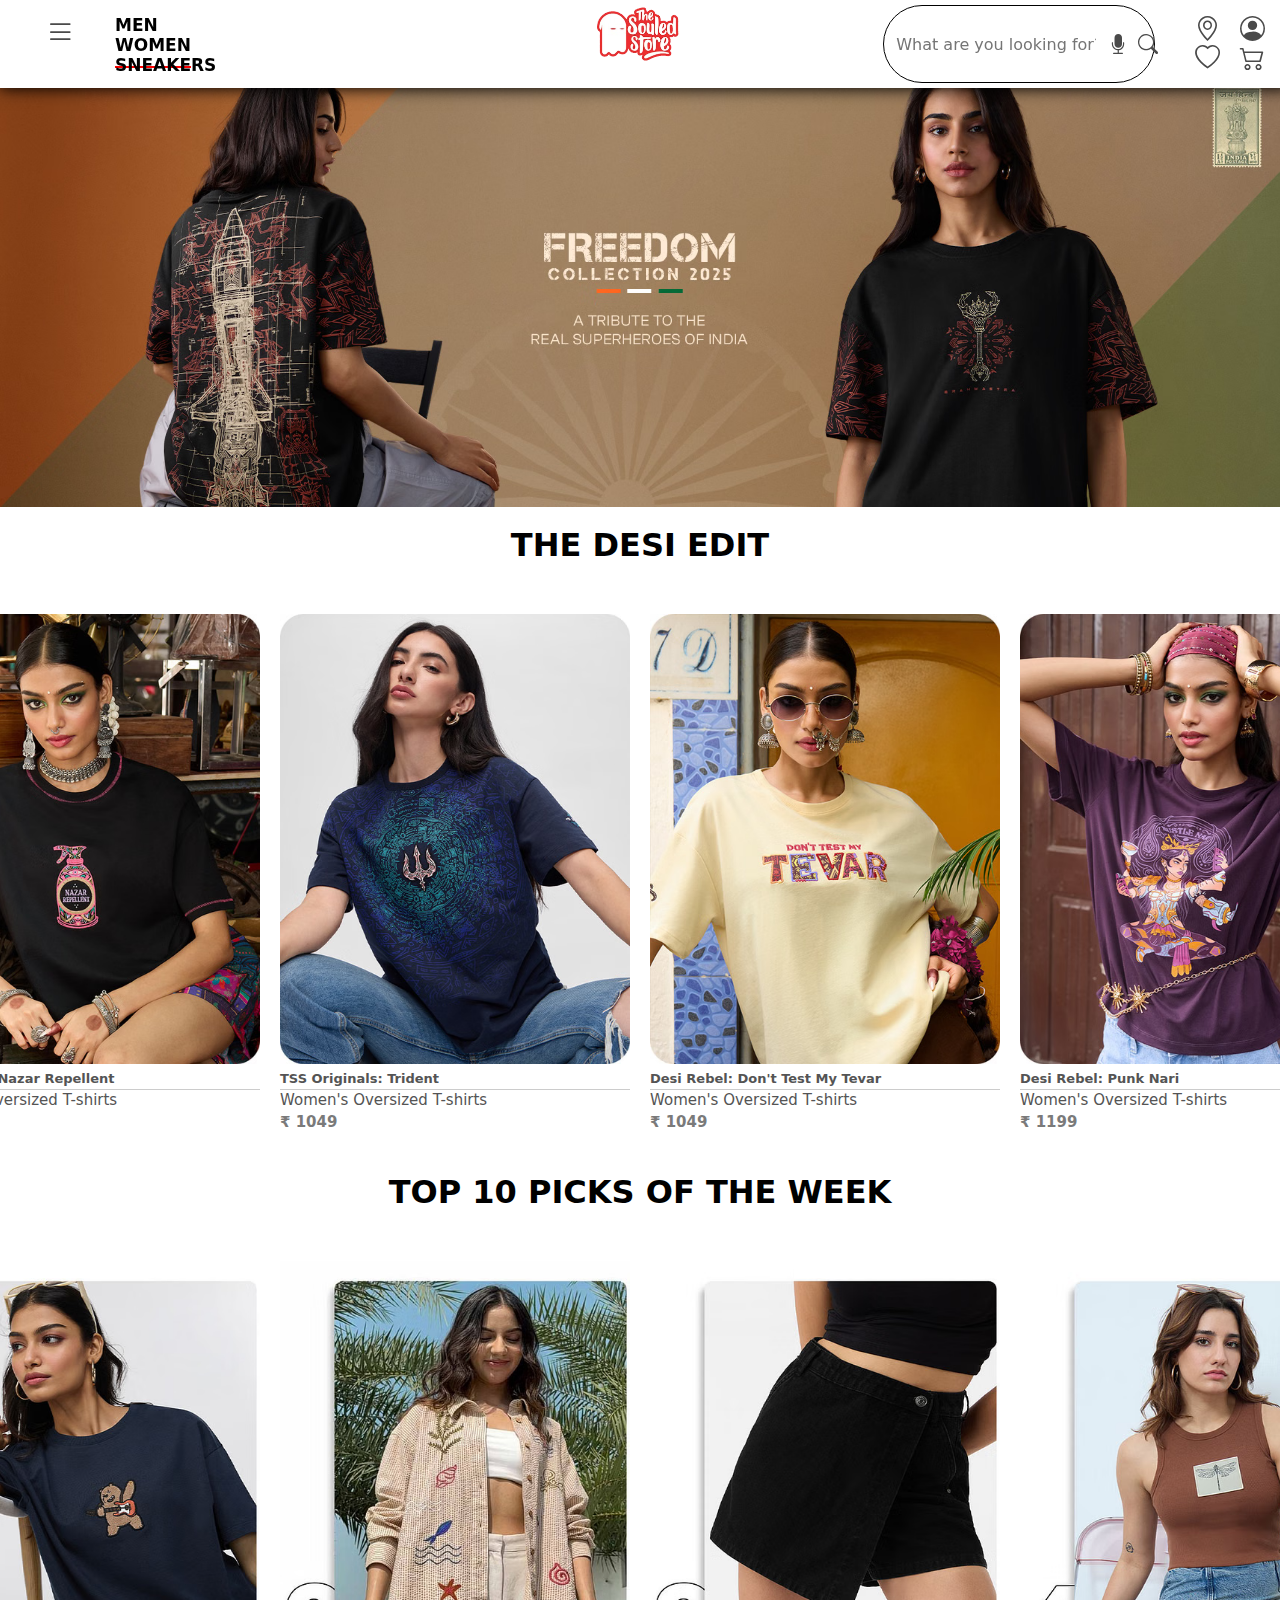
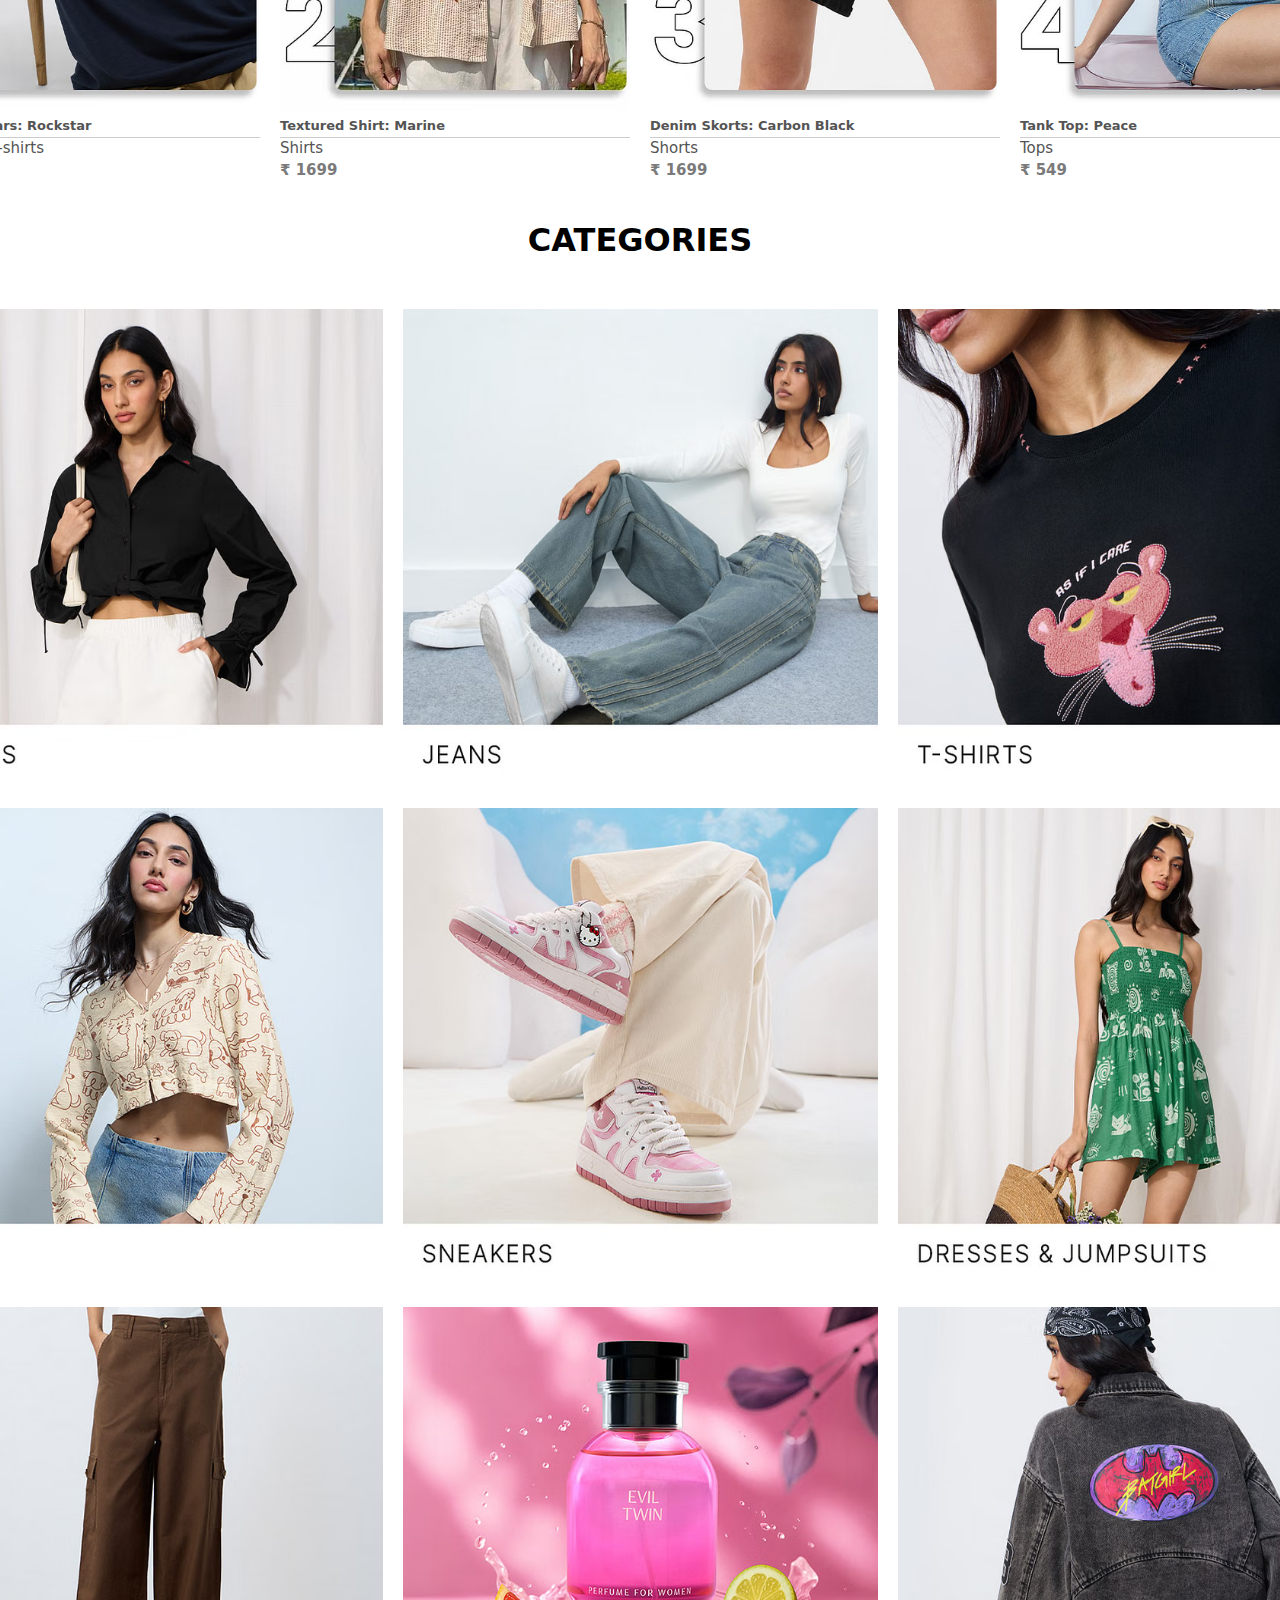
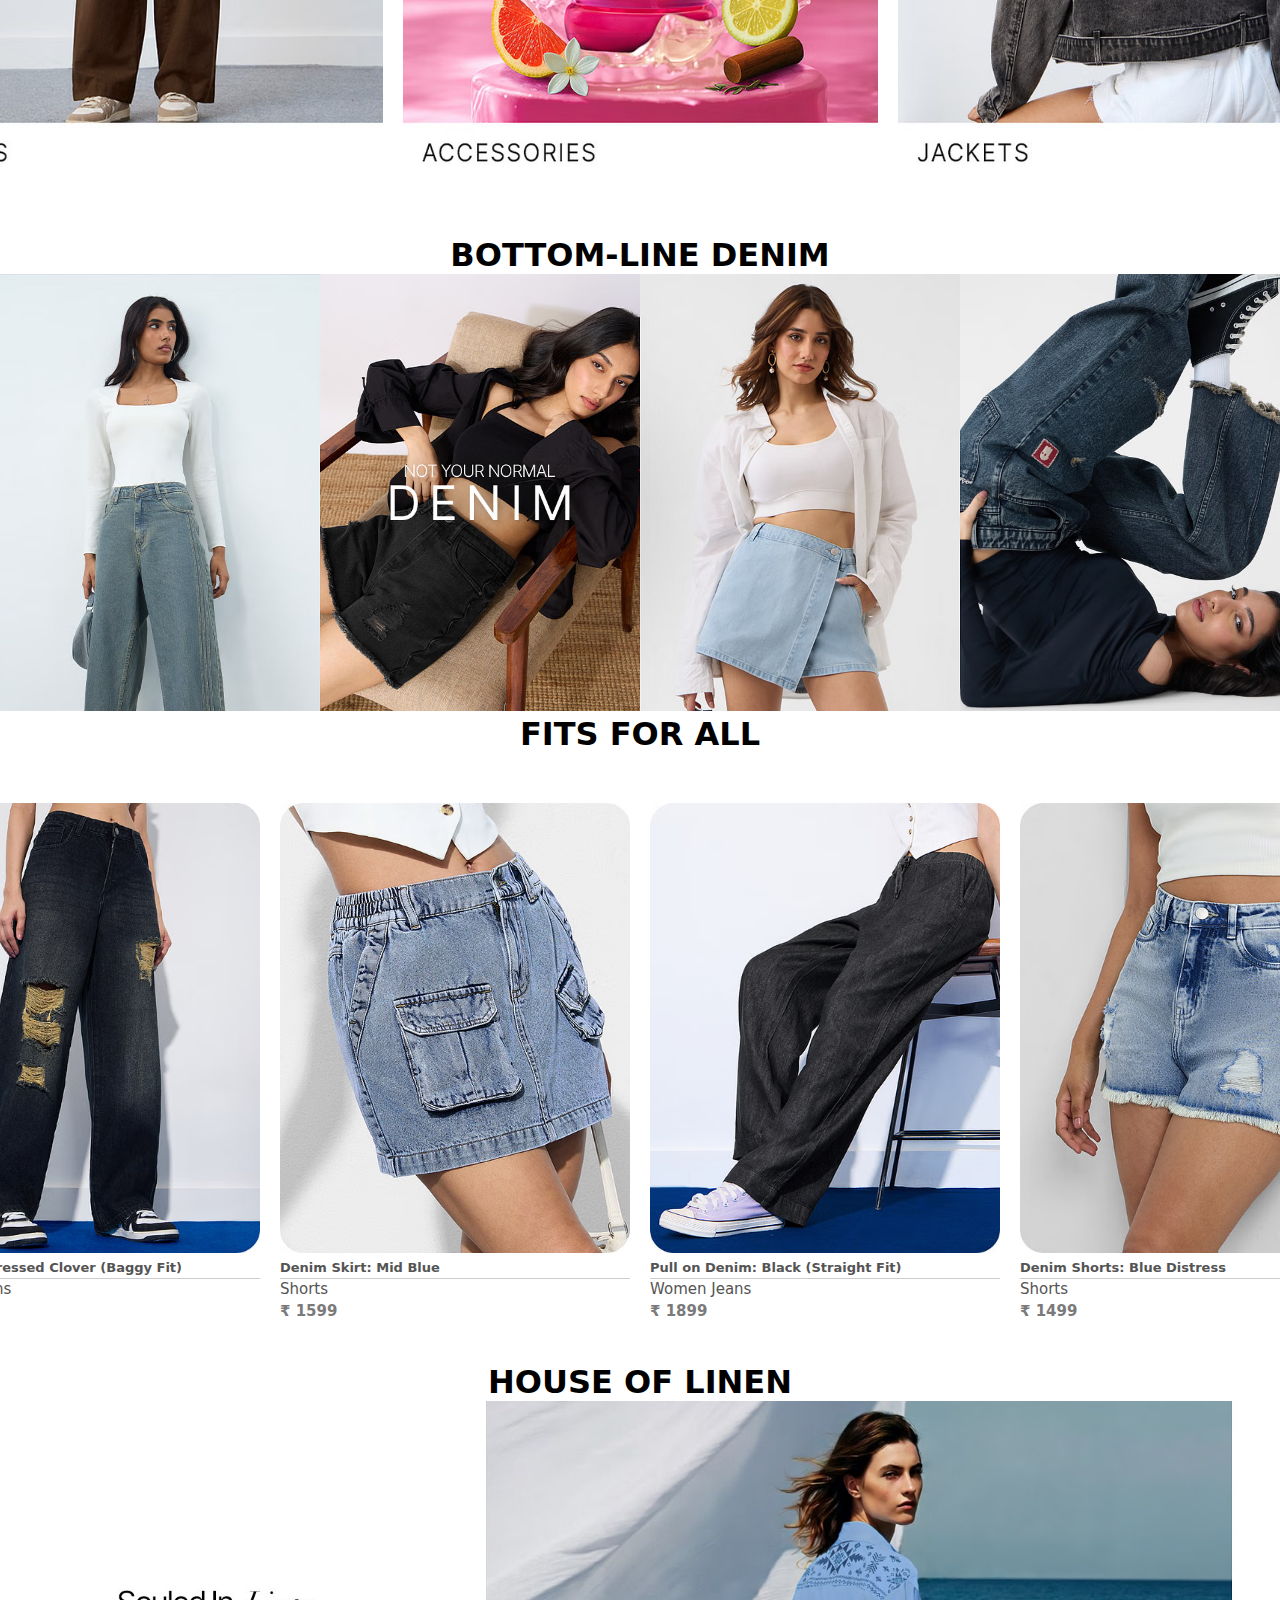
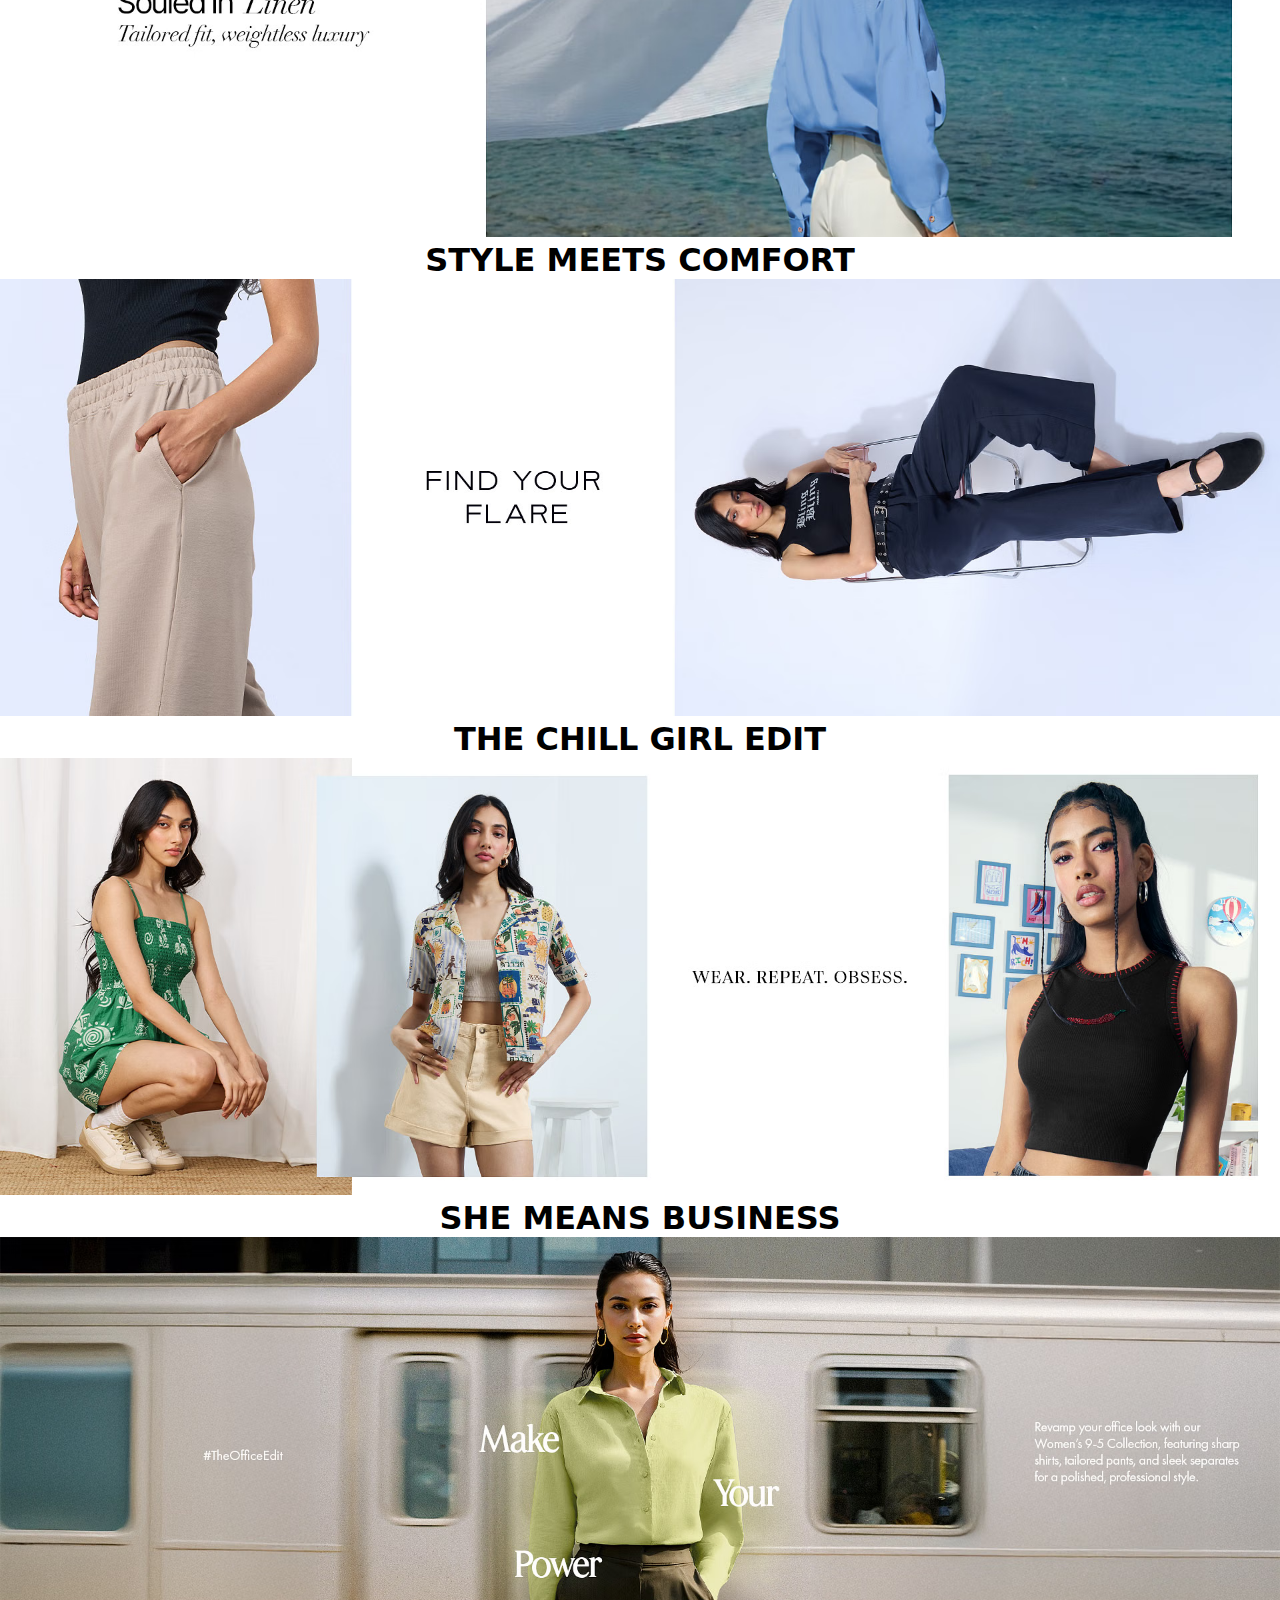
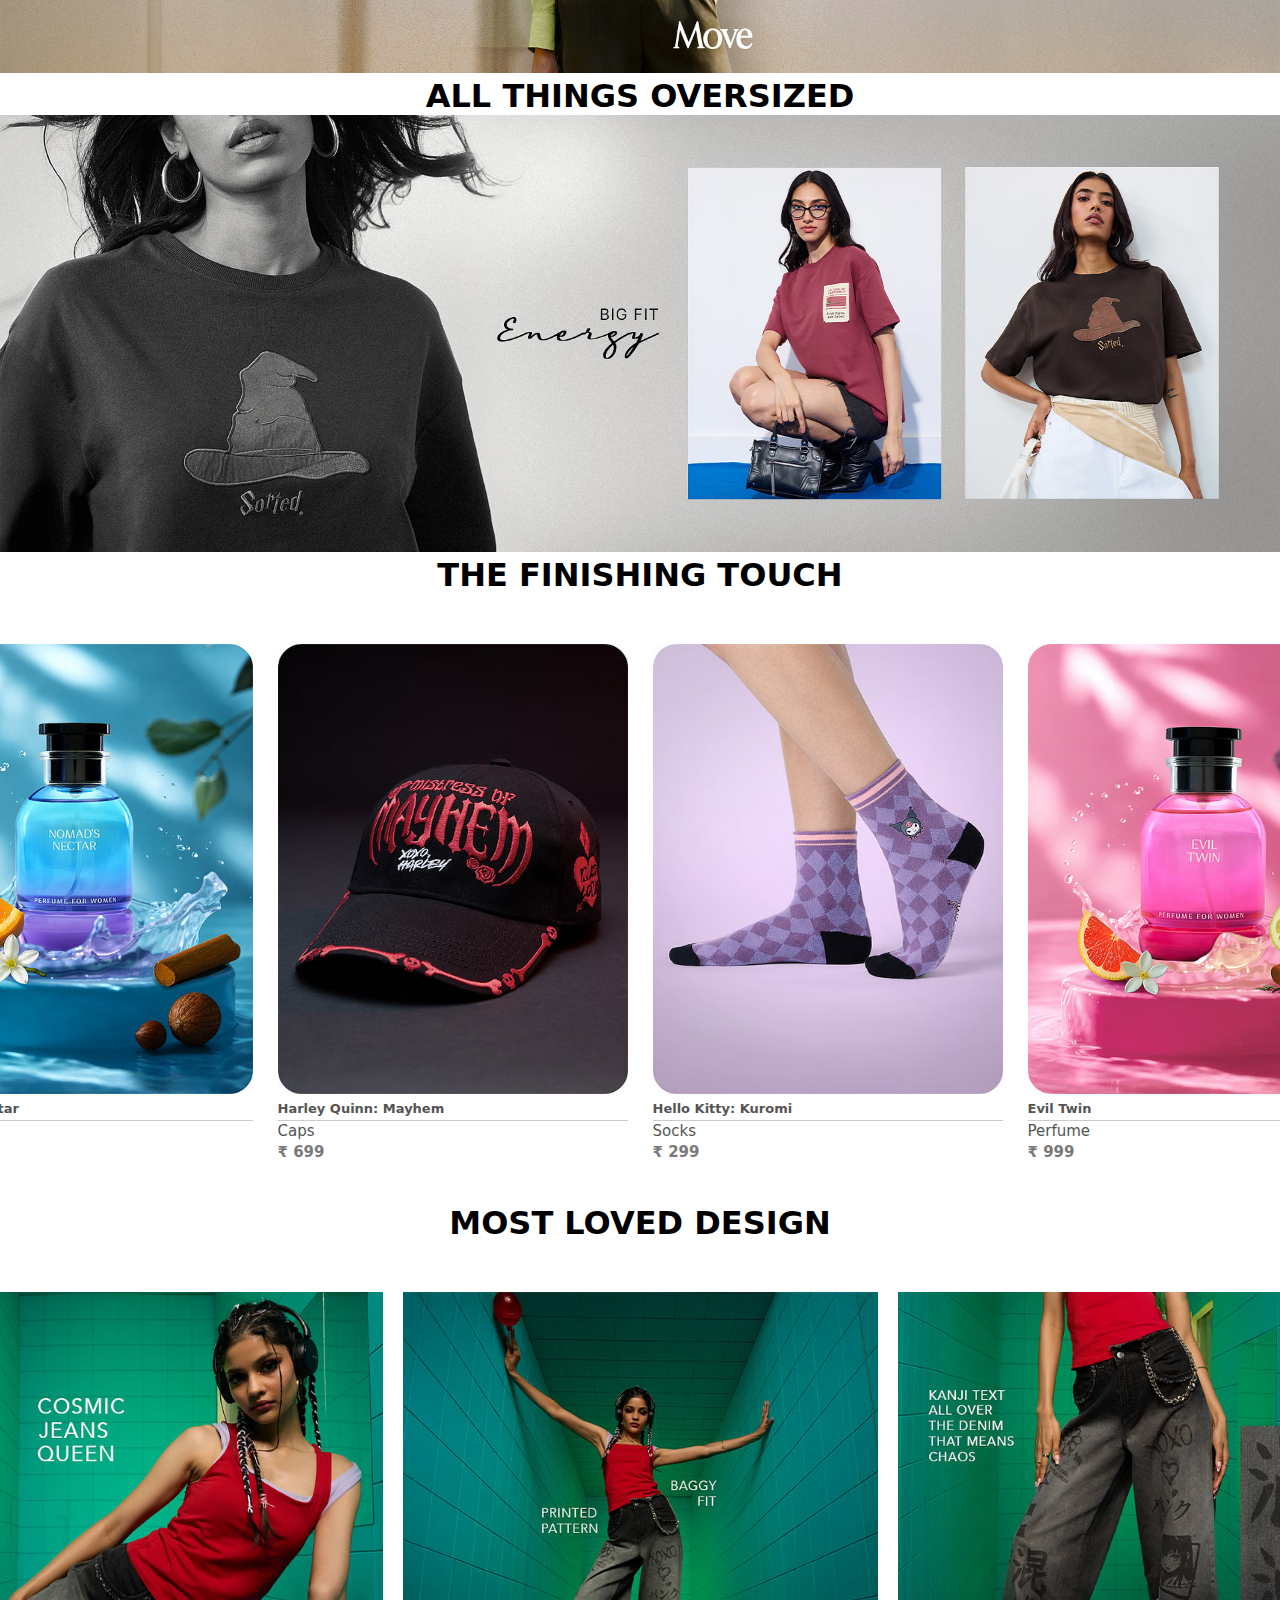
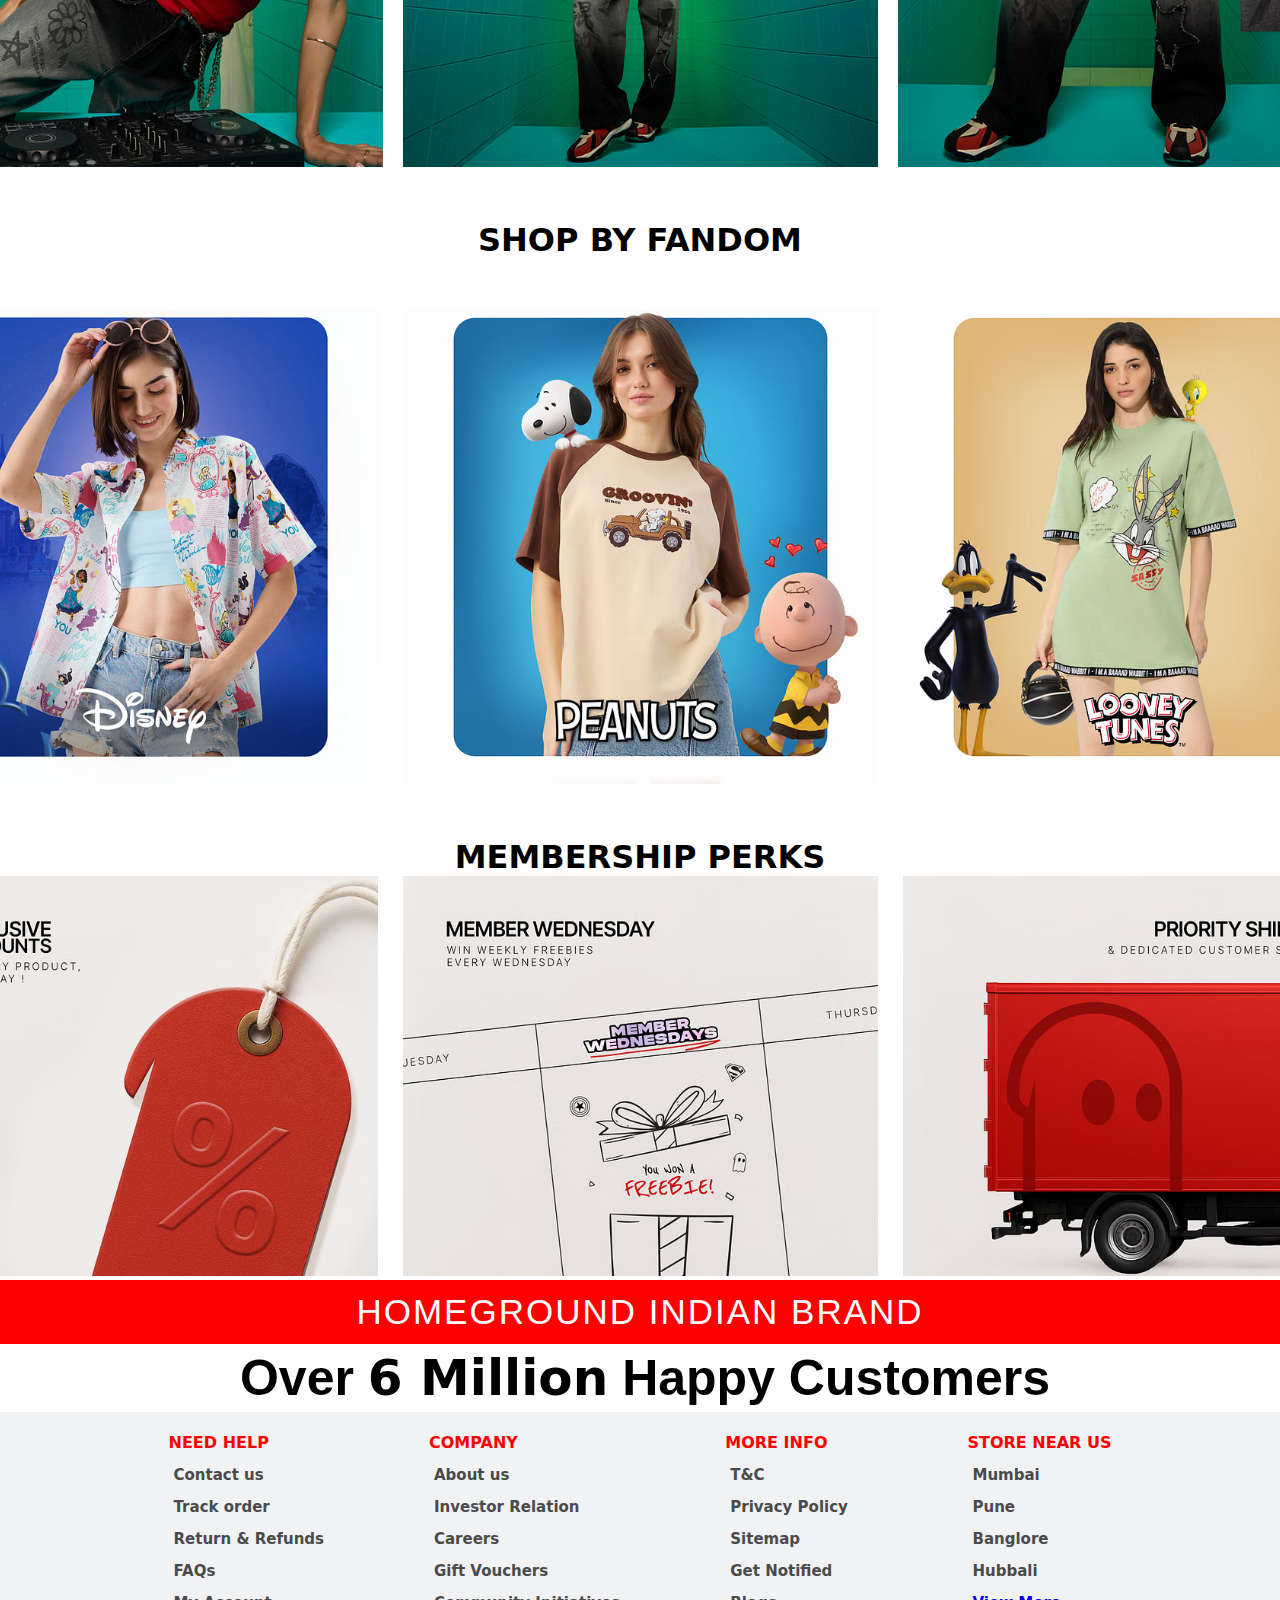
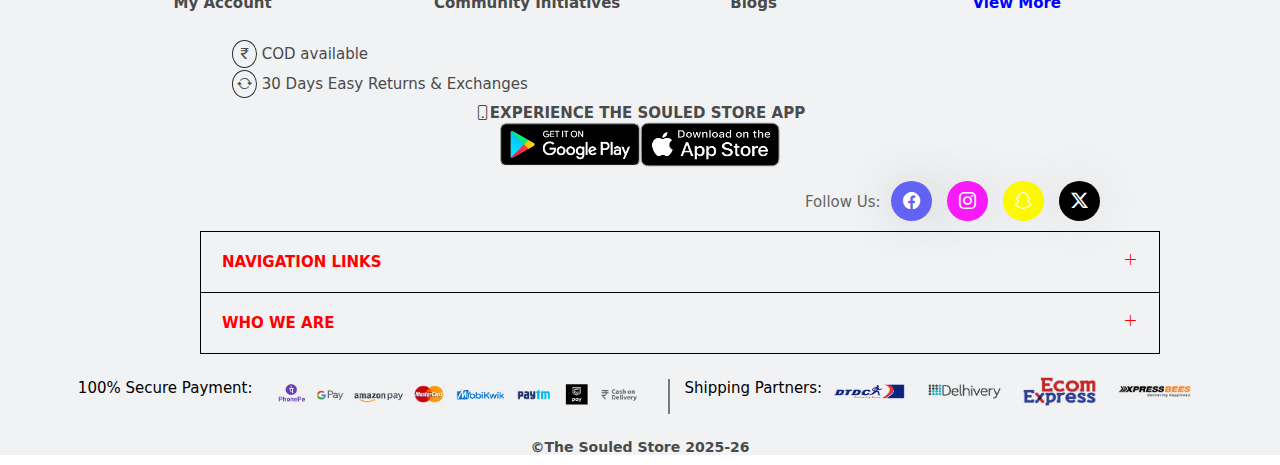
<file: women.html>
<!DOCTYPE html>
<html lang="en">
    <head>
        <meta charset="UTF-8">
        <meta name="viewport" content="width=device-width, initial-scale=1.0">
        <link rel="stylesheet"
            href="https://cdn.jsdelivr.net/npm/bootstrap-icons@1.11.3/font/bootstrap-icons.css">
        <link rel="stylesheet" href="women.css">
        <title>Clone Site 1</title>
    </head>
    <body>
        <div class="whole-page">
            <div class="header">
                <ul class="list">
                    <li><a href="#"><i class="bi bi-list"></i></a></li>
                </ul>
                <div class="menullist">
                    <ul class="menus">
                        <li class="men"><a
                                href="index.html">MEN</a></li>
                        <li class="women"><a
                                href="women.html">WOMEN</a></li>
                        <li class="sneakers"><a
                                href="sneakers.html">SNEAKERS</a></li>
                    </ul>
                </div>
                <a href="index.html"><img class="sslogo" src="./image/non-member-logo2.webp"
                    alt="souled-store-logo"></a>
                <div class="searchbar">
                    <input class="search" type="text"
                        placeholder="What are you looking for?">
                    <a href="#"><i class="bi bi-mic-fill"></i></a>
                    <a href="#"><i class="bi bi-search"></i></a>
                </div>
                <ul class="navicons">
                    <li><a href="#"><i class="bi bi-geo-alt"></i></a></li>
                    <li><a href="#"><i class="bi bi-person-circle"></i></a></li>
                    <li><a href="#"><i class="bi bi-heart"></i></a></li>
                    <li><a href="#"><i class="bi bi-cart2"></i></a></li>
                </ul>
            </div>
        </div>
        <div class="posterimg">
            <img class="mainposter" src="./image/page2homepage.avif"
                alt="homepageposter1">
        </div>
        <div class="mainbody">
            <h1 class="mainpgtext">THE DESI EDIT</h1>
            <div class="bodycontainer1">
                <div class="img1"><img class="row1img1"
                        src="./image/2row1img1.avif" alt="imgrow1">
                    <div class="details">
                        <div class="prodname"><p><h3>Desi Rebel: Nazar Repellent</h3></p></div>
                    <div class="brder"></div>
                    <div class="dressname"><p>Women's Oversized T-shirts</p></div>
                    <div class="price"><p>₹ 1049</p></div>
                    </div>
                    </div>
                <div class="img2"><img class="row1img2"
                        src="./image/2row1img2.avif" alt="imgrow2">
                    <div class="details">
                        <div class="prodname"><p><h3>TSS Originals: Trident</h3></p></div>
                    <div class="brder"></div>
                    <div class="dressname"><p>Women's Oversized T-shirts</p></div>
                    <div class="price"><p>₹ 1049</p></div>
                    </div>
                    </div>
                <div class="img3"><img class="row1img3"
                        src="./image/2row1img3.avif" alt="imgrow3">
                    <div class="details">
                        <div class="prodname"><p><h3>Desi Rebel: Don't Test My Tevar</h3></p></div>
                    <div class="brder"></div>
                    <div class="dressname"><p>Women's Oversized T-shirts</p></div>
                    <div class="price"><p>₹ 1049</p></div>
                    </div>
                    </div>
                <div class="img4"><img class="row1img4"
                        src="./image/2row1img4.avif" alt="imgrow4">
                    <div class="details">
                        <div class="prodname"><p><h3>Desi Rebel: Punk Nari</h3></p></div>
                    <div class="brder"></div>
                    <div class="dressname"><p>Women's Oversized T-shirts</p></div>
                    <div class="price"><p>₹ 1199</p></div>
                    </div>
                    </div>
            </div>

            <h1 class="mainpgtext">TOP 10 PICKS OF THE WEEK</h1>
            <div class="bodycontainer2">
                <div class="img21"><img class="row2img1"
                        src="./image/2row2img1.avif" alt="1imgrow2">
                    <div class="details">
                        <div class="prodname"><p><h3>We Bare Bears: Rockstar</h3></p></div>
                    <div class="brder"></div>
                    <div class="dressname"><p>Oversized T-shirts</p></div>
                    <div class="price"><p>₹ 799</p></div>
                    </div>
                    </div>
                <div class="img22"><img class="row2img2"
                        src="./image/2row2img2.avif" alt="2imgrow2">
                    <div class="details">
                        <div class="prodname"><p><h3>Textured Shirt: Marine</h3></p></div>
                    <div class="brder"></div>
                    <div class="dressname"><p>Shirts</p></div>
                    <div class="price"><p>₹ 1699</p></div>
                    </div>
                    </div>
                <div class="img23"><img class="row2img3"
                        src="./image/2row2img3.avif" alt="3imgrow2">
                    <div class="details">
                        <div class="prodname"><p><h3>Denim Skorts: Carbon Black</h3></p></div>
                    <div class="brder"></div>
                    <div class="dressname"><p>Shorts</p></div>
                    <div class="price"><p>₹ 1699</p></div>
                    </div>
                    </div>
                <div class="img24"><img class="row2img4"
                        src="./image/2row2img4.avif" alt="4imgrow2">
                    <div class="details">
                        <div class="prodname"><p><h3>Tank Top: Peace</h3></p></div>
                    <div class="brder"></div>
                    <div class="dressname"><p>Tops</p></div>
                    <div class="price"><p>₹ 549</p></div>
                    </div>
                    </div>
            </div>

            <h1 class="mainpgtext">CATEGORIES</h1>
            <div class="bodycontainer3">
                <div class="img31"><img class="row3img1"
                        src="./image/2row3img1.avif" alt="row3img1"></div>
                <div class="img32"><img class="row3img2"
                        src="./image/2row3img2.avif" alt="row3img2"></div>
                <div class="img33"><img class="row3img3"
                        src="./image/2row3img3.avif" alt="row3img3"></div>
                <div class="img34"><img class="row3img4"
                        src="./image/2row3img4.avif" alt="row3img4"></div>
                <div class="img35"><img class="row3img5"
                        src="./image/2row3img5.avif" alt="row3img5"></div>
                <div class="img36"><img class="row3img6"
                        src="./image/2row3img6.avif" alt="row3img6"></div>
                <div class="img37"><img class="row3img7"
                        src="./image/2row3img7.avif" alt="row3img7"></div>
                <div class="img38"><img class="row3img8"
                        src="./image/2row3img8.avif" alt="row3img8"></div>
                <div class="img39"><img class="row3img9"
                        src="./image/2row3img9.avif" alt="row3img9"></div>
            </div>

            <h1 class="mainpgtext">BOTTOM-LINE DENIM</h1>
            <div class="bodycontainer4">
                <div class="img41"><img src="./image/2row4img1.avif"
                        alt="row4img1" class="row4img1"></div>
            </div>


            <h1 class="mainpgtext">FITS FOR ALL</h1>
            <div class="bodycontainer5">
                <div class="img51"><img src="./image/2row5img1.avif"
                        alt="row5img1" class="row5img1">
                    <div class="details">
                        <div class="prodname"><p><h3>Denim: Distressed Clover (Baggy Fit)</h3></p></div>
                    <div class="brder"></div>
                    <div class="dressname"><p>Women Jeans</p></div>
                    <div class="price"><p>₹ 2199</p></div>
                    </div>
                </div>
                <div class="img52"><img src="./image/2row5img2.avif"
                        alt="row5img2" class="row5img2">
                    <div class="details">
                        <div class="prodname"><p><h3>Denim Skirt: Mid Blue</h3></p></div>
                    <div class="brder"></div>
                    <div class="dressname"><p>Shorts</p></div>
                    <div class="price"><p>₹ 1599</p></div>
                    </div>
                </div>
                <div class="img53"><img src="./image/2row5img3.avif"
                        alt="row5img3" class="row5img3">
                    <div class="details">
                        <div class="prodname"><p><h3>Pull on Denim: Black (Straight Fit)</h3></p></div>
                    <div class="brder"></div>
                    <div class="dressname"><p>Women Jeans</p></div>
                    <div class="price"><p>₹ 1899</p></div>
                    </div>
                </div>
                <div class="img54"><img src="./image/2row5img4.avif"
                        alt="row5img4" class="row5img4">
                    <div class="details">
                        <div class="prodname"><p><h3>Denim Shorts: Blue Distress</h3></p></div>
                    <div class="brder"></div>
                    <div class="dressname"><p>Shorts</p></div>
                    <div class="price"><p>₹ 1499</p></div>
                    </div>
                </div>
            </div>

            <h1 class="mainpgtext">HOUSE OF LINEN</h1>
            <div class="bodycontainer6">
                <div class="img41"><img src="./image/2row6img1.avif"
                        alt="row4img1" class="row4img1"></div>
            </div>

            <h1 class="mainpgtext">STYLE MEETS COMFORT</h1>
            <div class="bodycontainer7">
                <div class="img41"><img src="./image/2row7img1.avif"
                        alt="row4img1" class="row4img1"></div>
            </div>

            <h1 class="mainpgtext">THE CHILL GIRL EDIT</h1>
            <div class="bodycontainer8">
                <div class="img41"><img src="./image/2row8img1.avif"
                        alt="row4img1" class="row4img1"></div>
            </div>

            <h1 class="mainpgtext">SHE MEANS BUSINESS</h1>
            <div class="bodycontainer9">
                <div class="img41"><img src="./image/2row9img1.avif"
                        alt="row4img1" class="row4img1"></div>
            </div>
            
            <h1 class="mainpgtext">ALL THINGS OVERSIZED</h1>
            <div class="bodycontainer10">
                <div class="img41"><img src="./image/2row10img1.avif"
                        alt="row4img1" class="row4img1"></div>
            </div>

            <h1 class="mainpgtext">THE FINISHING TOUCH</h1>
            <div class="bodycontainer11">
                <div class="img111"><img src="./image/2row11img1.avif"
                        alt="row11img1" class="row11img1">
                    <div class="details">
                        <div class="prodname"><p><h3>Nomad's Nectar</h3></p></div>
                    <div class="brder"></div>
                    <div class="dressname"><p>Perfume</p></div>
                    <div class="price"><p>₹ 999</p></div>
                    </div>
                </div>
                <div class="img112"><img src="./image/2row11img2.avif"
                        alt="row11img2" class="row11img2">
                    <div class="details">
                        <div class="prodname"><p><h3>Harley Quinn: Mayhem</h3></p></div>
                    <div class="brder"></div>
                    <div class="dressname"><p>Caps</p></div>
                    <div class="price"><p>₹ 699</p></div>
                    </div>
                </div>
                <div class="img113"><img src="./image/2row11img3.avif"
                        alt="row11img3" class="row11img3">
                    <div class="details">
                        <div class="prodname"><p><h3>Hello Kitty: Kuromi</h3></p></div>
                    <div class="brder"></div>
                    <div class="dressname"><p>Socks</p></div>
                    <div class="price"><p>₹ 299</p></div>
                    </div>
                </div>
                <div class="img114"><img src="./image/2row11img4.avif"
                        alt="row11img4" class="row11img4">
                        <div class="details">
                        <div class="prodname"><p><h3>Evil Twin</h3></p></div>
                    <div class="brder"></div>
                    <div class="dressname"><p>Perfume</p></div>
                    <div class="price"><p>₹ 999</p></div>
                    </div>
                    </div>
                </div>
            </div>

            <h1 class="mainpgtext">MOST LOVED DESIGN</h1>
            <div class="bodycontainer12">
                <div class="img121"><img src="./image/2row12img1.avif"
                        alt="row12img1" class="row12img1">
                </div>
                <div class="img122"><img src="./image/2row12img2.avif"
                        alt="row12img2" class="row12img2">
                </div>
                <div class="img123"><img src="./image/2row12img3.avif"
                        alt="row12img3" class="row12img3">
                </div>
            </div>

            <h1 class="mainpgtext">SHOP BY FANDOM</h1>
            <div class="bodycontainer14">
                <div class="img141"><img src="./image/2row14img1.avif"
                        alt="row14img1" class="row14img1">
                </div>
                <div class="img142"><img src="./image/2row14img2.avif"
                        alt="row14img2" class="row14img2">
                </div>
                <div class="img143"><img src="./image/2row14img3.avif"
                        alt="row14img3" class="row14img3">
                </div>
            </div>

            <h1 class="mainpgtext">MEMBERSHIP PERKS</h1>
            <div class="bodycontainermember">
                <div class="img81"><img src="./image/rowmemberimg1.avif"
                        alt="row8img1" class="row8img1"></div>
                <div class="img82"><img src="./image/rowmemberimg2.avif"
                        alt="row8img2" class="row8img2"></div>
                <div class="img83"><img src="./image/rowmemberimg3.avif"
                        alt="row8img3" class="row8img3"></div>
            </div>
        </div>

        <div class="downtext">
            <h1 class="downtext1">HOMEGROUND INDIAN BRAND</h1>
            <h1 class="downtext2">Over <strong>6 Million</strong> Happy
                Customers</h1>
        </div>

        <div class="footer-section">
            <div class="footer">
                <div class="foottext">
                    <h2 class="subftext">NEED HELP</h2>
                    <ul class="help">
                        <li><a href="#">Contact us</a></li>
                        <li><a href="#">Track order</a></li>
                        <li><a href="#">Return & Refunds</a></li>
                        <li><a href="#">FAQs</a></li>
                        <li><a href="#">My Account</a></li>
                    </ul>
                </div>
                <div class="foottext">
                    <h2 class="subftext">COMPANY</h2>
                    <ul class="help">
                        <li><a href="#">About us</a></li>
                        <li><a href="#">Investor Relation</a></li>
                        <li><a href="#">Careers</a></li>
                        <li><a href="#">Gift Vouchers</a></li>
                        <li><a href="#">Community Initiatives</a></li>
                    </ul>
                </div>
                <div class="foottext">
                    <h2 class="subftext">MORE INFO</h2>
                    <ul class="help">
                        <li><a href="#">T&C</a></li>
                        <li><a href="#">Privacy Policy</a></li>
                        <li><a href="#">Sitemap</a></li>
                        <li><a href="#">Get Notified</a></li>
                        <li><a href="#">Blogs</a></li>
                    </ul>
                </div>
                <div class="foottext">
                    <h2 class="subftext">STORE NEAR US</h2>
                    <ul class="help">
                        <li><a href="#">Mumbai</a></li>
                        <li><a href="#">Pune</a></li>
                        <li><a href="#">Banglore</a></li>
                        <li><a href="#">Hubbali</a></li>
                        <li class="viewmore"><a href="#">View More</a></li>
                    </ul>
                </div>
            </div>
            <div class="deliverytxt">
                <ul class="delitext">
                    <li><i class="bi bi-currency-rupee"></i> COD available</li>
                    <li><i class="bi bi-arrow-repeat"></i> 30 Days Easy Returns
                        & Exchanges</li>
                </ul>
            </div>
            <div class="appgateway">
                <div class="apptext"><h2><i class="bi bi-phone"></i>experience
                        the souled store app</h2></div>
                <div class="apps-store">
                    <div class="appimg"><a
                            href="https://play.google.com/store/apps/details?id=com.thesouledstore"><img
                                class="playappstore"
                                src="./image/play-store.avif"
                                alt="playappstore"></a></div>
                    <div class="appimg2"><a
                            href="https://apps.apple.com/in/app/the-souled-store/id1493897434"><img
                                class="playappstore"
                                src="./image/app-store.avif"
                                alt="appstore"></a></div>
                </div>
            </div>

            <div class="followbutton">
                <ul class="fubutton">
                    <p class="followus">Follow Us:</p>
                    <li class="fb"><a href="https://www.facebook.com/souledstore/"><i class="bi bi-facebook"></i></a></li>
                    <li class="insta"><a href="https://www.instagram.com/TheSouledStore/"><i class="bi bi-instagram"></i></a></li>
                    <li class="snap"><a href="https://www.snapchat.com/@thesouledstore"><i class="bi bi-snapchat"></i></a></li>
                    <li class="x"><a href="https://x.com/TheSouledStore"><i class="bi bi-twitter-x"></i></a></a></li>
                </ul>
            </div>

                <table class="table0">
                    <tr class="trow">
                        <td><p>NAVIGATION LINKS</p> <i class="bi bi-plus-lg"></i></td>
                    </tr>
                    <tr class="trow">
                        <td><p>WHO WE ARE</p> <i class="bi bi-plus-lg"></i></td>
                    </tr>
                </table>

                <div class="partners">
                        <p>100% Secure Payment:</p>
                        <img class="icon1" src="./image/payments-icon.png" alt="paymentpartners">
                        <div class="borderline"></div>
                        <p>Shipping Partners:</p>
                        <img class="icon2" src="./image/dtdc.avif" alt="dtdc">
                        <img class="icon2" src="./image/delivery.avif" alt="delhivery">
                        <img class="icon2" src="./image/ECOM-Express.avif" alt="ecom">
                        <img class="icon2" src="./image/XPRESSBEES.avif" alt="xpress">
                </div>

            <div class="last-text">
                <h3>©The Souled Store 2025-26</h3>
            </div>
        </div>
    </body>
</html>
</file>
<file: style.css>
*{
    font-family: system-ui, -apple-system, BlinkMacSystemFont, 'Segoe UI', Roboto, Oxygen, Ubuntu, Cantarell, 'Open Sans', 'Helvetica Neue', sans-serif;
    margin: 0;
}
body{
    overflow-x: hidden;
}
.header{
    display: flex;
    box-shadow: 0 1px 15px black;
    background-color: white;
    position: fixed;
    padding: 5px;
    width: 100%;
    z-index: 1;
}

.list li{
    list-style-type: none;
    justify-content: start;
}
.list{
    margin-top: 10px;
}
.list a i{
    color: #4a4a4a;
    font-size: 30px;
}

.menullist li{
    display: inline;
}
.menus{
    word-spacing: 15px;
    margin-top: 10px;
}
.menus li{
    list-style-type: none;
    font-size: 17px;
    font-weight: bold;
}
.menus a{
    text-decoration: none;
    color: black;
}
.menus .men{
    text-decoration: underline;
    text-decoration-thickness: 2px;
    text-underline-offset: 15px;
    color: red;
}
.menus .men:link,
.menus .men:visited{
    text-decoration: underline;
    color: red;
}

.sslogo{
    width: 90px;
    height: 57px;
    margin-left:  350px;
    justify-content: center;
    align-items: center;
}

.searchbar {
    display: flex;
    align-items: center;
    border: 1px solid black;
    border-radius: 50px;
    margin-left: 200px;
    padding: 0px 10px;
    width: 250px;
    background-color: white;
}
.searchbar input {
    border: none;
    outline: none;
    flex: 1;
    font-size: 16px;
}
.searchbar i {
    margin-left: 10px; 
    font-size: 20px; 
    color: #4a4a4a; 
}
.search{ 
    border: none; 
    font-size: 15px;
}

.navicons{
    word-spacing: 15px;
    margin: 10px 0;
}
.navicons li{
    display: inline;
}
.navicons i{
    font-size: 25px;
}
.navicons a{
    color: #4a4a4a;
}
.navicons i:link,
.navicons i:visited{
    word-spacing: 15px;
    padding: 20px;
    padding-bottom: -15px;
    justify-content: center;
}
.navicons i:hover{
    background-color: #f1f2f4;
    border-bottom: 5px solid red;
    padding: 15px 10px;
    justify-content: center;
}


.posterimg{
    z-index: -1;
    position: static;
}
.mainposter{
    margin: 0px 0px 15px 0px; 
    padding-top: 70px;
    width: 100%;
}
.mainpgtext{
    text-align: center;
}

.bodycontainer1{
    display: grid;
    grid-template-areas: 'rowimg1 rowimg2 rowimg3 rowimg4';
    grid-template-columns: auto auto auto auto;
    grid-template-rows: auto;
    place-content: center;
    gap: 20px;
    margin: 50px;
}
.row1img1, .row1img2, .row1img3, .row1img4{
    width: 350px;
    height: 450px;
}
.img1{
    grid-area: rowimg1;
}
.img2{
    grid-area: rowimg2;
}
.img3{
    grid-area: rowimg3;
}
.img4{
    grid-area: rowimg4;
}

.bodycontainer2{
    display: grid;
    grid-template-areas: 'row2img1 row2img2 row2img3';
    grid-template-columns: auto auto auto; 
    grid-template-rows: auto;
    place-content: center;
    gap: 20px;
    margin: 50px;
}
.row2img1, .row2img2, .row2img3{
    width: 475px;
    height: 450px;
}
.img21{
    grid-area: row2img1;
}
.img22{
    grid-area: row2img2;
}
.img23{
    grid-area: row2img3;
}

.bodycontainer3{
    display: grid;
    grid-template-areas: 
    'row3img1 row3img2 row3img3 row3img4'
    'row3img5 row3img6 row3img7 row3img8'
    'row3img9 row3img10 row3img11 row3img12';
    grid-template-columns: auto auto auto auto;
    grid-template-rows: auto auto auto;
    place-content: center;
    gap: 20px;
    margin: 50px;
    transition: 1s;
}
.bodycontainer3 img{
    width: 350px;
    height: 350px;
}
.img31{ grid-area: row3img1; }
.img32{ grid-area: row3img2; }
.img33{ grid-area: row3img3; }
.img34{ grid-area: row3img4; }
.img35{ grid-area: row3img5; }
.img36{ grid-area: row3img6; }
.img37{ grid-area: row3img7; }
.img38{ grid-area: row3img8; }
.img39{ grid-area: row3img9; }
.img310{ grid-area: row3img10; }
.img311{ grid-area: row3img11; }
.img312{ grid-area: row3img12; }

.bodycontainer3 img:hover{
    transition: 1s ease;
    transform: scale(1.07,  1.07);
}

.bodycontainer4{
    display: grid;
    grid-template-areas: 
    'row4img1 row4img2 row4img3';
    grid-template-columns: auto auto auto;
    grid-template-rows: auto;
    place-content: center;
    gap: 25px;
    margin: 50px;
}
.row4img1, .row4img2, .row4img3{
    width: 475px;
    height: 475px;
}
.img41{
    grid-area: row4img1;
}
.img42{
    grid-area: row4img2;
}
.img43{
    grid-area: row4img3;
}

.bodycontainer5{
    display: grid;
    grid-template-areas: 
    'row5img1 row5img2 row5img3 row5img4';
    grid-template-columns: auto auto auto auto;
    grid-template-rows: auto;
    place-content: center;
    gap: 20px;
    margin: 50px;
}
.row5img1, .row5img2, .row5img3, .row5img4{
    width: 350px;
    height: 450px;
}
.img51{
    grid-area: row5img1;
}
.img52{
    grid-area: row5img2;
}
.price{
    display: flex;
}
.lightprice{
    font-weight: lighter;
    padding-left: 10px;
}
.ofrprice{
    font-weight: lighter;
    padding-left: 10px;
}
.img53{
    grid-area: row5img3;
}
.img54{
    grid-area: row5img4;
}

.bodycontainer6{
    display: grid;
    grid-template-areas: 
    'row6img1 row6img2 row6img3 row6img4';
    grid-template-columns: auto auto auto auto;
    grid-template-rows: auto;
    place-content: center;
    gap: 20px;
    margin: 50px;
}
.row6img1, .row6img2, .row6img3, .row6img4{
    width: 350px;
    height: 450px;
}
.img61{
    grid-area: row6img1;
}
.img62{
    grid-area: row6img2;
}
.img63{
    grid-area: row6img3;
}
.img64{
    grid-area: row6img4;
}

.bodycontainer7 {
    display: grid;
    grid-template-areas: 
    'row7img1 row7img2 row7img3 row7img4';
    grid-template-columns: auto auto auto auto;
    grid-template-rows: auto;
    place-content: center;
    gap: 20px;
    margin: 50px;
}
.row7img1, .row7img2, .row7img3, .row7img4{
    width: 350px;
    height: 450px;
}
.img71{
    grid-area: row7img1;
}
.img72{
    grid-area: row7img2;
}
.img73{
    grid-area: row7img3;
}
.img74{
    grid-area: row7img4;
}

.bodycontainermember {
    display: grid;
    grid-template-areas: 
    'row8img1 row8img2 row8img3';
    grid-template-columns: auto auto auto;
    grid-template-rows: auto;
    place-content: center;
    gap: 25px;
    margin: 50px;
}
.row8img1, .row8img2, .row8img3{
    width: 475px;
    height: 400px;
}
.img81{
    grid-area: row8img1;
}
.img82{
    grid-area: row8img2;
}
.img83{
    grid-area: row8img3;
}

.bodycontainermarkdown {
    display: grid;
    grid-template-areas: 
    'row9img1 row9img2 row9img3';
    grid-template-columns: auto auto auto;
    grid-template-rows: auto;
    place-content: center;
    gap: 25px;
    margin: 50px;
}
.row9img1, .row9img2, .row9img3{
    width: 475px;
    height: 400px;
}
.img91{
    grid-area: row9img1;
}
.img92{
    grid-area: row9img2;
}
.img93{
    grid-area: row9img3;
}

.bodycontainershopfor {
    display: grid;
    grid-template-areas: 
    'row10img1 row10img2 row10img3';
    grid-template-columns: auto auto auto;
    grid-template-rows: auto;
    place-content: center;
    gap: 25px;
    margin: 50px 0 0 0;
}
.row10img1, .row10img2, .row10img3{
    width: 475px;
    height: 400px;
}
.img101{
    grid-area: row10img1;
}
.img102{
    grid-area: row10img2;
}
.img103{
    grid-area: row10img3;
}


.details{
    font-family: 'Trebuchet MS', 'Lucida Sans Unicode', 'Lucida Grande', 'Lucida Sans', Arial, sans-serif;
    line-height: 0.1em;
}
.prodname > p{
    margin: 10px;
}
.prodname > h3{
    color: #545454;
    font-size: 13px;
}
.brder{
    border-bottom: 1px solid #ccc;
}
.dressname > p {
    font-weight: lighter;
    font-size: 15px;
    margin-top: 10px;
    color: #545454;
}
.price p{
    font-weight: bold;
    font-size: 15px;
    margin-top: 20px;
    color: #7a7a7a;
}
p + .lightprice{
    font-weight: normal;
}
p + .ofrprice{
    color: red;
}


.downtext{
    text-align: center;
}
.downtext1 {
    background-color: red;
    color: white;
    text-align: center;
    font-weight: normal;
    font-family:'Segoe UI', Tahoma, Geneva, Verdana, sans-serif;
    font-size: 35px;
    letter-spacing: 2px;
    padding: 12px;
    margin: 0;
}
.downtext2{
    font-size: 50px;
    font-family: 'Franklin Gothic Medium', 'Arial Narrow', Arial, sans-serif;
    margin: 5px;
    width: 100%;
}

.footer-section{
    background-color: #f1f2f4;

}
.footer{
    display: flex;
    text-align: left;
    justify-content: center;
    padding: 15px;
}
.foottext{
    margin: 0 35px;
    line-height: 2em;
    text-align: left;
}
.subftext{
    color: red;
    text-align: left;
    margin: 0 35px;
    font-size: 16px;
}
.help{
    color: #4a4a4a;
    text-align: left;
}
.help li{
    list-style-type: none;
}
.help a{
    text-decoration: none;
    color: #4a4a4a;
    font-weight: bold;
    font-size: 15px;
}
.help a:hover{
    color: red;
}
.viewmore a{
    color: blue;
}
.viewmore a:hover{
    color: blue;
}

.deliverytxt{
    margin: 5px 15%;
    color: #4a4a4a;
}
.deliverytxt ul li {
    list-style-type: none;
    line-height: 2em;
    text-align: left;
}
.delitext li, i{
    font-size: 15px;
}
.bi-currency-rupee, .bi-arrow-repeat{
    border: 1px solid #2d2d2d ;
    border-radius: 50%;
    padding: 4px;
}

.appgateway{
    text-align: center;
}
.apptext{
    font-size: 10px;
    font-weight: bolder;
    color: #4a4a4a;
    text-transform: uppercase;
}
.apptext i{
    font-size: 15px;
    font-weight: bolder;
}
.apps-store{
    display: grid;
    grid-template-areas: 'appimg appimg2';
    grid-template-columns: auto auto;
    justify-content: center;
} 
.appimg{
    grid-area: appimg1; grid-column: 1; grid-row: 1;
}
.appimg2{
    grid-area: appimg2; grid-column: 2; grid-row: 1;
}
.playappstore{
    width: 140px;
    height: 45px;
}

.followbutton{
    text-align: right;
    margin: 20px 175px 20px 0px;
}
.followus{
    font-size: 15px;
    place-content: center;
    display: inline;
    color: rgb(101, 101, 101);
}
.fubutton li{
    list-style-type: none;
    display: inline;
    padding: 5px;
}
.fubutton li .bi-facebook{
    font-size: 17px;
    background-color: rgb(103, 103, 255);
    padding: 10px 12px;
    border-radius: 50%;
    color: white;
    text-shadow: 0 0 50px black;
}
.fubutton li .bi-instagram{
    font-size: 17px;
    background-color: rgb(255, 27, 255);
    padding: 10px 12px;
    border-radius: 50%;
    color: white;
    text-shadow: 0 0 50px black;
}
.fubutton li .bi-snapchat{
    font-size: 17px;
    background-color: #FFFC00;
    padding: 10px 12px;
    border-radius: 50%;
    color: white;
    text-shadow: 0 0 50px black;
}
.fubutton li .bi-twitter-x{
    font-size: 17px;
    background-color: black;
    padding: 10px 12px;
    border-radius: 50%;
    color: white;
    text-shadow: 0 0 50px black;
}

.table0{
    margin: 10px 200px;
}
.table0 td{
    border: 1px solid black;
    color: red;
}
.table0 p{
    padding: 20px;
    font-weight: bolder;
    font-size: 15px;
}
.table0{
    border-collapse: collapse;
    width: 75%;
}
.trow p {
    text-align: left;
}
.trow .bi-plus-lg{
    text-align: right;
    margin: -40px 20px;
    font-weight: bolder;
    float: right;
}

.partners{
    display: flex;
    place-content: start center;
    margin: 5px 10px;
}
.partners p{
    font-size: 15px;
    justify-content: center;
    align-items: center;
    margin: 15px 0;
}
.icon1{
    margin-top: -10px;
    width: 400px;
    height: 75px;
}
.icon2{
    padding: 10px;
    width: 75px;
    height: 35px;
}
.borderline{
    border: 1px solid #7a7a7a;
    margin: 15px;
}
.last-text{
    font-size: 12px;
    text-align: center;
    color: #4a4a4a;
    margin: 10px;
}

@media screen and (max-width: 600px) {
    .header {
        flex-wrap: wrap; 
        justify-content: space-between;
        padding: 10px;
    }

    .sslogo {
        margin: 0 auto; 
        width: 70px;
        height: auto;
    }

    .menullist {
        display: none;
    }

    .searchbar {
        width: 100%;
        margin: 10px 0;
    }

    .navicons {
        margin: 0;
        text-align: center;
    }
}


@media screen and (min-width: 601px) and (max-width: 1024px) {
    .header {
        flex-wrap: wrap; 
        justify-content: space-around;
        padding: 10px 20px;
    }

    .sslogo {
        margin: 0;
        width: 80px;
        height: auto;
    }

    .menullist {
        display: block;
        text-align: center;
        margin-top: 5px;
    }

    .menus li {
        font-size: 15px;
        margin: 0 8px;
    }

    .searchbar {
        width: 200px;
        margin: 10px auto;
    }

    .navicons {
        text-align: center;
    }
}
</file>
<file: mainpage(men).css>
*{
    font-family: system-ui, -apple-system, BlinkMacSystemFont, 'Segoe UI', Roboto, Oxygen, Ubuntu, Cantarell, 'Open Sans', 'Helvetica Neue', sans-serif;
    margin: 0;
}
body{
    overflow-x: hidden;
}
.header{
    display: flex;
    box-shadow: 0 1px 15px black;
    background-color: white;
    position: fixed;
    padding: 5px;
    width: 100%;
    z-index: 1;
}

.list li{
    list-style-type: none;
    justify-content: start;
}
.list{
    margin-top: 10px;
}
.list a i{
    color: #4a4a4a;
    font-size: 30px;
}

.menullist li{
    display: inline;
}
.menus{
    word-spacing: 15px;
    margin-top: 10px;
}
.menus li{
    list-style-type: none;
    font-size: 17px;
    font-weight: bold;
}
.menus a{
    text-decoration: none;
    color: black;
}
.menus .men{
    text-decoration: underline;
    text-decoration-thickness: 2px;
    text-underline-offset: 15px;
    color: red;
}
.menus .men:link,
.menus .men:visited{
    text-decoration: underline;
    color: red;
}

.sslogo{
    width: 90px;
    height: 57px;
    margin-left:  350px;
    justify-content: center;
    align-items: center;
}

.searchbar {
    display: flex;
    align-items: center;
    border: 1px solid black;
    border-radius: 50px;
    margin-left: 200px;
    padding: 0px 10px;
    width: 250px;
    background-color: white;
}
.searchbar input {
    border: none;
    outline: none;
    flex: 1;
    font-size: 16px;
}
.searchbar i {
    margin-left: 10px; 
    font-size: 20px; 
    color: #4a4a4a; 
}
.search{ 
    border: none; 
    font-size: 15px;
}

.navicons{
    word-spacing: 15px;
    margin: 10px 0;
}
.navicons li{
    display: inline;
}
.navicons i{
    font-size: 25px;
}
.navicons a{
    color: #4a4a4a;
}
.navicons i:link,
.navicons i:visited{
    word-spacing: 15px;
    padding: 20px;
    padding-bottom: -15px;
    justify-content: center;
}
.navicons i:hover{
    background-color: #f1f2f4;
    border-bottom: 5px solid red;
    padding: 15px 10px;
    justify-content: center;
}


.posterimg{
    z-index: -1;
    position: static;
}
.mainposter{
    margin: 0px 0px 15px 0px; 
    padding-top: 70px;
    width: 100%;
}
.mainpgtext{
    text-align: center;
}

.bodycontainer1{
    display: grid;
    grid-template-areas: 'rowimg1 rowimg2 rowimg3 rowimg4';
    grid-template-columns: auto auto auto auto;
    grid-template-rows: auto;
    place-content: center;
    gap: 20px;
    margin: 50px;
}
.row1img1, .row1img2, .row1img3, .row1img4{
    width: 350px;
    height: 450px;
}
.img1{
    grid-area: rowimg1;
}
.img2{
    grid-area: rowimg2;
}
.img3{
    grid-area: rowimg3;
}
.img4{
    grid-area: rowimg4;
}

.bodycontainer2{
    display: grid;
    grid-template-areas: 'row2img1 row2img2 row2img3';
    grid-template-columns: auto auto auto; 
    grid-template-rows: auto;
    place-content: center;
    gap: 20px;
    margin: 50px;
}
.row2img1, .row2img2, .row2img3{
    width: 475px;
    height: 450px;
}
.img21{
    grid-area: row2img1;
}
.img22{
    grid-area: row2img2;
}
.img23{
    grid-area: row2img3;
}

.bodycontainer3{
    display: grid;
    grid-template-areas: 
    'row3img1 row3img2 row3img3 row3img4'
    'row3img5 row3img6 row3img7 row3img8'
    'row3img9 row3img10 row3img11 row3img12';
    grid-template-columns: auto auto auto auto;
    grid-template-rows: auto auto auto;
    place-content: center;
    gap: 20px;
    margin: 50px;
    transition: 1s;
}
.bodycontainer3 img{
    width: 350px;
    height: 350px;
}
.img31{ grid-area: row3img1; }
.img32{ grid-area: row3img2; }
.img33{ grid-area: row3img3; }
.img34{ grid-area: row3img4; }
.img35{ grid-area: row3img5; }
.img36{ grid-area: row3img6; }
.img37{ grid-area: row3img7; }
.img38{ grid-area: row3img8; }
.img39{ grid-area: row3img9; }
.img310{ grid-area: row3img10; }
.img311{ grid-area: row3img11; }
.img312{ grid-area: row3img12; }

.bodycontainer3 img:hover{
    transition: 1s ease;
    transform: scale(1.07,  1.07);
}

.bodycontainer4{
    display: grid;
    grid-template-areas: 
    'row4img1 row4img2 row4img3';
    grid-template-columns: auto auto auto;
    grid-template-rows: auto;
    place-content: center;
    gap: 25px;
    margin: 50px;
}
.row4img1, .row4img2, .row4img3{
    width: 475px;
    height: 475px;
}
.img41{
    grid-area: row4img1;
}
.img42{
    grid-area: row4img2;
}
.img43{
    grid-area: row4img3;
}

.bodycontainer5{
    display: grid;
    grid-template-areas: 
    'row5img1 row5img2 row5img3 row5img4';
    grid-template-columns: auto auto auto auto;
    grid-template-rows: auto;
    place-content: center;
    gap: 20px;
    margin: 50px;
}
.row5img1, .row5img2, .row5img3, .row5img4{
    width: 350px;
    height: 450px;
}
.img51{
    grid-area: row5img1;
}
.img52{
    grid-area: row5img2;
}
.price{
    display: flex;
}
.lightprice{
    font-weight: lighter;
    padding-left: 10px;
}
.ofrprice{
    font-weight: lighter;
    padding-left: 10px;
}
.img53{
    grid-area: row5img3;
}
.img54{
    grid-area: row5img4;
}

.bodycontainer6{
    display: grid;
    grid-template-areas: 
    'row6img1 row6img2 row6img3 row6img4';
    grid-template-columns: auto auto auto auto;
    grid-template-rows: auto;
    place-content: center;
    gap: 20px;
    margin: 50px;
}
.row6img1, .row6img2, .row6img3, .row6img4{
    width: 350px;
    height: 450px;
}
.img61{
    grid-area: row6img1;
}
.img62{
    grid-area: row6img2;
}
.img63{
    grid-area: row6img3;
}
.img64{
    grid-area: row6img4;
}

.bodycontainer7 {
    display: grid;
    grid-template-areas: 
    'row7img1 row7img2 row7img3 row7img4';
    grid-template-columns: auto auto auto auto;
    grid-template-rows: auto;
    place-content: center;
    gap: 20px;
    margin: 50px;
}
.row7img1, .row7img2, .row7img3, .row7img4{
    width: 350px;
    height: 450px;
}
.img71{
    grid-area: row7img1;
}
.img72{
    grid-area: row7img2;
}
.img73{
    grid-area: row7img3;
}
.img74{
    grid-area: row7img4;
}

.bodycontainermember {
    display: grid;
    grid-template-areas: 
    'row8img1 row8img2 row8img3';
    grid-template-columns: auto auto auto;
    grid-template-rows: auto;
    place-content: center;
    gap: 25px;
    margin: 50px;
}
.row8img1, .row8img2, .row8img3{
    width: 475px;
    height: 400px;
}
.img81{
    grid-area: row8img1;
}
.img82{
    grid-area: row8img2;
}
.img83{
    grid-area: row8img3;
}

.bodycontainermarkdown {
    display: grid;
    grid-template-areas: 
    'row9img1 row9img2 row9img3';
    grid-template-columns: auto auto auto;
    grid-template-rows: auto;
    place-content: center;
    gap: 25px;
    margin: 50px;
}
.row9img1, .row9img2, .row9img3{
    width: 475px;
    height: 400px;
}
.img91{
    grid-area: row9img1;
}
.img92{
    grid-area: row9img2;
}
.img93{
    grid-area: row9img3;
}

.bodycontainershopfor {
    display: grid;
    grid-template-areas: 
    'row10img1 row10img2 row10img3';
    grid-template-columns: auto auto auto;
    grid-template-rows: auto;
    place-content: center;
    gap: 25px;
    margin: 50px 0 0 0;
}
.row10img1, .row10img2, .row10img3{
    width: 475px;
    height: 400px;
}
.img101{
    grid-area: row10img1;
}
.img102{
    grid-area: row10img2;
}
.img103{
    grid-area: row10img3;
}


.details{
    font-family: 'Trebuchet MS', 'Lucida Sans Unicode', 'Lucida Grande', 'Lucida Sans', Arial, sans-serif;
    line-height: 0.1em;
}
.prodname > p{
    margin: 10px;
}
.prodname > h3{
    color: #545454;
    font-size: 13px;
}
.brder{
    border-bottom: 1px solid #ccc;
}
.dressname > p {
    font-weight: lighter;
    font-size: 15px;
    margin-top: 10px;
    color: #545454;
}
.price p{
    font-weight: bold;
    font-size: 15px;
    margin-top: 20px;
    color: #7a7a7a;
}
p + .lightprice{
    font-weight: normal;
}
p + .ofrprice{
    color: red;
}


.downtext{
    text-align: center;
}
.downtext1 {
    background-color: red;
    color: white;
    text-align: center;
    font-weight: normal;
    font-family:'Segoe UI', Tahoma, Geneva, Verdana, sans-serif;
    font-size: 35px;
    letter-spacing: 2px;
    padding: 12px;
    margin: 0;
}
.downtext2{
    font-size: 50px;
    font-family: 'Franklin Gothic Medium', 'Arial Narrow', Arial, sans-serif;
    margin: 5px;
    width: 100%;
}

.footer-section{
    background-color: #f1f2f4;

}
.footer{
    display: flex;
    text-align: left;
    justify-content: center;
    padding: 15px;
}
.foottext{
    margin: 0 35px;
    line-height: 2em;
    text-align: left;
}
.subftext{
    color: red;
    text-align: left;
    margin: 0 35px;
    font-size: 16px;
}
.help{
    color: #4a4a4a;
    text-align: left;
}
.help li{
    list-style-type: none;
}
.help a{
    text-decoration: none;
    color: #4a4a4a;
    font-weight: bold;
    font-size: 15px;
}
.help a:hover{
    color: red;
}
.viewmore a{
    color: blue;
}
.viewmore a:hover{
    color: blue;
}

.deliverytxt{
    margin: 5px 15%;
    color: #4a4a4a;
}
.deliverytxt ul li {
    list-style-type: none;
    line-height: 2em;
    text-align: left;
}
.delitext li, i{
    font-size: 15px;
}
.bi-currency-rupee, .bi-arrow-repeat{
    border: 1px solid #2d2d2d ;
    border-radius: 50%;
    padding: 4px;
}

.appgateway{
    text-align: center;
}
.apptext{
    font-size: 10px;
    font-weight: bolder;
    color: #4a4a4a;
    text-transform: uppercase;
}
.apptext i{
    font-size: 15px;
    font-weight: bolder;
}
.apps-store{
    display: grid;
    grid-template-areas: 'appimg appimg2';
    grid-template-columns: auto auto;
    justify-content: center;
} 
.appimg{
    grid-area: appimg1; grid-column: 1; grid-row: 1;
}
.appimg2{
    grid-area: appimg2; grid-column: 2; grid-row: 1;
}
.playappstore{
    width: 140px;
    height: 45px;
}

.followbutton{
    text-align: right;
    margin: 20px 175px 20px 0px;
}
.followus{
    font-size: 15px;
    place-content: center;
    display: inline;
    color: rgb(101, 101, 101);
}
.fubutton li{
    list-style-type: none;
    display: inline;
    padding: 5px;
}
.fubutton li .bi-facebook{
    font-size: 17px;
    background-color: rgb(103, 103, 255);
    padding: 10px 12px;
    border-radius: 50%;
    color: white;
    text-shadow: 0 0 50px black;
}
.fubutton li .bi-instagram{
    font-size: 17px;
    background-color: rgb(255, 27, 255);
    padding: 10px 12px;
    border-radius: 50%;
    color: white;
    text-shadow: 0 0 50px black;
}
.fubutton li .bi-snapchat{
    font-size: 17px;
    background-color: #FFFC00;
    padding: 10px 12px;
    border-radius: 50%;
    color: white;
    text-shadow: 0 0 50px black;
}
.fubutton li .bi-twitter-x{
    font-size: 17px;
    background-color: black;
    padding: 10px 12px;
    border-radius: 50%;
    color: white;
    text-shadow: 0 0 50px black;
}

.table0{
    margin: 10px 200px;
}
.table0 td{
    border: 1px solid black;
    color: red;
}
.table0 p{
    padding: 20px;
    font-weight: bolder;
    font-size: 15px;
}
.table0{
    border-collapse: collapse;
    width: 75%;
}
.trow p {
    text-align: left;
}
.trow .bi-plus-lg{
    text-align: right;
    margin: -40px 20px;
    font-weight: bolder;
    float: right;
}

.partners{
    display: flex;
    place-content: start center;
    margin: 5px 10px;
}
.partners p{
    font-size: 15px;
    justify-content: center;
    align-items: center;
    margin: 15px 0;
}
.icon1{
    margin-top: -10px;
    width: 400px;
    height: 75px;
}
.icon2{
    padding: 10px;
    width: 75px;
    height: 35px;
}
.borderline{
    border: 1px solid #7a7a7a;
    margin: 15px;
}
.last-text{
    font-size: 12px;
    text-align: center;
    color: #4a4a4a;
    margin: 10px;
}
</file>
<file: mainpage(sneakers).css>
*{
    font-family: system-ui, -apple-system, BlinkMacSystemFont, 'Segoe UI', Roboto, Oxygen, Ubuntu, Cantarell, 'Open Sans', 'Helvetica Neue', sans-serif;
    margin: 0;
}
body{
    overflow-x: hidden;
}
.header{
    display: flex;
    box-shadow: 0 1px 15px black;
    background-color: white;
    position: fixed;
    padding: 5px;
    width: 100%;
    z-index: 1;
}

.list li{
    list-style-type: none;
    justify-content: start;
}
.list{
    margin-top: 10px;
}
.list a i{
    color: #4a4a4a;
    font-size: 30px;
}

.menullist li{
    display: inline;
}
.menus{
    word-spacing: 15px;
    margin-top: 10px;
}
.menus li{
    list-style-type: none;
    font-size: 17px;
    font-weight: bold;
}
.menus a{
    text-decoration: none;
    color: black;
}
.menus .sneakers{
    text-decoration: underline;
    text-decoration-thickness: 2px;
    text-underline-offset: 15px;
    color: red;
}
.menus .sneakers:link,
.menus .sneakers:visited{
    text-decoration: underline;
    color: red;
}

.sslogo{
    width: 90px;
    height: 57px;
    margin-left:  350px;
    justify-content: center;
    align-items: center;
}

.searchbar {
    display: flex;
    align-items: center;
    border: 1px solid black;
    border-radius: 50px;
    margin-left: 200px;
    padding: 0px 10px;
    width: 250px;
    background-color: white;
}
.searchbar input {
    border: none;
    outline: none;
    flex: 1;
    font-size: 16px;
}
.searchbar i {
    margin-left: 10px; 
    font-size: 20px; 
    color: #4a4a4a; 
}
.search{ 
    border: none; 
    font-size: 15px;
}

.navicons{
    word-spacing: 15px;
    margin: 10px 0;
}
.navicons li{
    display: inline;
}
.navicons i{
    font-size: 25px;
}
.navicons a{
    color: #4a4a4a;
}
.navicons i:link,
.navicons i:visited{
    word-spacing: 15px;
    padding: 20px;
    padding-bottom: -15px;
    justify-content: center;
}
.navicons i:hover{
    background-color: #f1f2f4;
    border-bottom: 5px solid red;
    padding: 15px 10px;
    justify-content: center;
}

.posterimg{
    z-index: -1;
    position: static;
}
.mainposter{
    margin: 0px 0px 15px 0px; 
    padding-top: 70px;
    width: 100%;
}
.mainpgtext{
    text-align: center;
}

.bodycontainer1{
    display: grid;
    grid-template-areas: 
    'rowimg1';
    grid-template-columns: auto;
    grid-template-rows: auto;
    place-content: center;
    gap: 20px;
    margin: 25px 0;
}
.img1{
    grid-area: rowimg1;
}
.row1img1{
    width: 100%;
}

.bodycontainer2{
    display: grid;
    grid-template-areas: 
    'row2img1 row2img2 row2img3 row2img4';
    grid-template-columns: auto auto auto auto;
    grid-template-rows: auto;
    place-content: center;
    gap: 20px;
    margin: 50px;
}
.row2img1, .row2img2, .row2img3, .row2img4{
    width: 350px;
    height: 450px;
}
.img21{
    grid-area: row2img1;
}
.row2img1{
    border-radius: 25px;
}
.img22{
    grid-area: row2img2;
}
.img23{
    grid-area: row2img3;
}
.img24{
    grid-area: row2img4;
}

.bodycontainer3{
    display: grid;
    grid-template-areas: 
    'row3img1 row3img2 row3img3 row3img4';
    grid-template-columns: auto auto auto auto;
    grid-template-rows: auto;
    place-content: center;
    gap: 20px;
    margin: 50px;
}
.row3img1, .row3img2, .row3img3, .row3img4{
    width: 350px;
    height: 450px;
}
.img31{
    grid-area: row3img1;
}
.img32{
    grid-area: row3img2;
}
.img33{
    grid-area: row3img3;
}
.img34{
    grid-area: row3img4;
}

.bodycontainer4{
    display: grid;
    grid-template-areas: 
    'row4img1 row4img2 row4img3 row4img4';
    grid-template-columns: auto auto auto auto;
    grid-template-rows: auto;
    place-content: center;
    gap: 20px;
    margin: 50px;
}
.row4img1, .row4img2, .row4img3, .row4img4{
    width: 350px;
    height: 450px;
}
.img41{
    grid-area: row4img1;
}
.img42{
    grid-area: row4img2;
}
.img43{
    grid-area: row4img3;
}
.img44{
    grid-area: row4img4;
}

.bodycontainer5 {
    display: grid;
    grid-template-areas: 
    'row5img1 row5img2 row5img3';
    grid-template-columns: auto auto auto;
    grid-template-rows: auto;
    place-content: center;
    gap: 20px;
    margin: 50px;
}
.bodycontainer5 img{
    width: 475px;
    height: 475px;
}
.img51{
    grid-area: row5img1;
}
.img52{
    grid-area: row5img2;
}
.img53{
    grid-area: row5img3;
}

.bodycontainer6{
    display: grid;
    grid-template-areas: 
    'row6img1 row6img2 row6img3 row6img4';
    grid-template-columns: auto auto auto auto;
    grid-template-rows: auto;
    place-content: center;
    gap: 20px;
    margin: 50px;
}
.row6img1, .row6img2, .row6img3, .row6img4{
    width: 350px;
    height: 450px;
}
.img61{
    grid-area: row6img1;
}
.img62{
    grid-area: row6img2;
}
.price{
    display: flex;
}
.lightprice{
    font-weight: lighter;
    padding-left: 10px;
}
.ofrprice{
    font-weight: lighter;
    padding-left: 10px;
}
.img63{
    grid-area: row6img3;
}
.img64{
    grid-area: row6img4;
}

.bodycontainer7 {
    display: grid;
    grid-template-areas: 
    'row7img1';
    grid-template-columns: auto;
    grid-template-rows: auto;
    place-content: center;
    gap: 20px;
    margin: 25px 0;
}
.img71{
    grid-area: row7img1;
}
.row7img1{
    width: 100%;
}

.bodycontainer8 {
    display: grid;
    grid-template-areas: 
    'row8img1 row8img2 row8img3 row8img4';
    grid-template-columns: auto auto auto auto;
    grid-template-rows: auto;
    place-content: center;
    gap: 20px;
    margin: 50px;
}
.row8img1, .row8img2, .row8img3, .row8img4{
    width: 350px;
    height: 450px;
}
.img81{
    grid-area: row8img1;
}
.img82{
    grid-area: row8img2;
}
.img83{
    grid-area: row8img3;
}
.img84{
    grid-area: row8img4;
}

.bodycontainer9 {
    display: grid;
    grid-template-areas: 
    'row9img1 row9img2 row9img3 row9img4';
    grid-template-columns: auto auto auto auto;
    grid-template-rows: auto;
    place-content: center;
    gap: 20px;
    margin: 50px;
}
.row9img1, .row9img2, .row9img3, .row9img4{
    width: 350px;
    height: 450px;
}
.img91{
    grid-area: row9img1;
}
.img92{
    grid-area: row9img2;
}
.img93{
    grid-area: row9img3;
}
.img94{
    grid-area: row9img4;
}
.price{
    display: flex;
}
.mrpprice{
    color: #2d2d2d;
}
.lightprice{
    font-weight: lighter;
    padding-left: 10px;
}
.ofrprice{
    font-weight: lighter;
    padding-left: 10px;
}

.bodycontainer10 {
    display: grid;
    grid-template-areas: 
    'row10img1 row10img2 row10img3';
    grid-template-columns: auto auto auto;
    grid-template-rows: auto;
    place-content: center;
    gap: 20px;
    margin: 50px;
}
.bodycontainer10 img{
    width: 475px;
    height: 475px;
}
.img101{
    grid-area: row10img1;
}
.img102{
    grid-area: row10img2;
}
.img103{
    grid-area: row10img3;
}

.bodycontainer11 {
    display: grid;
    grid-template-areas: 
    'row11img1';
    grid-template-columns: auto;
    grid-template-rows: auto;
    place-content: center;
    gap: 20px;
    margin: 50px 0;
}
.img111{
    grid-area: row11img1;
}
.row11img1{
    width: 100%;
}

.bodycontainer12 {
    display: grid;
    grid-template-areas: 
    'row12img1 row12img2 row12img3 row12img4';
    grid-template-columns: auto auto auto auto;
    grid-template-rows: auto;
    place-content: center;
    gap: 20px;
    margin: 50px;
}
.row12img1, .row12img2, .row12img3, .row12img4{
    width: 350px;
    height: 450px;
}
.img121{
    grid-area: row12img1;
}
.img122{
    grid-area: row12img2;
}
.img123{
    grid-area: row12img3;
}
.img124{
    grid-area: row12img4;
}


.bodycontainer13 {
    display: grid;
    grid-template-areas: 
    'row13img1 row13img2 row13img3';
    grid-template-columns: auto auto auto;
    grid-template-rows: auto;
    place-content: center;
    gap: 20px;
    margin: 50px 0 0 0;
}
.bodycontainer13 img{
    width: 475px;
    height: 450px;
}
.img131{
    grid-area: row13img1;
}
.img132{
    grid-area: row13img2;
}
.img133{
    grid-area: row13img3;
}

.details{
    font-family: 'Trebuchet MS', 'Lucida Sans Unicode', 'Lucida Grande', 'Lucida Sans', Arial, sans-serif;
    line-height: 0.1em;
}
.prodname > p{
    margin: 10px;
}
.prodname > h3{
    color: #545454;
    font-size: 13px;
}
.brder{
    border-bottom: 1px solid #ccc;
}
.dressname > p {
    font-weight: lighter;
    font-size: 15px;
    margin-top: 10px;
    color: #545454;
}
.price p{
    font-weight: bold;
    font-size: 15px;
    margin-top: 20px;
    color: #7a7a7a;
}
p + .lightprice{
    font-weight: normal;
}
p + .ofrprice{
    color: red;
}


.downtext{
    text-align: center;
}
.downtext1 {
    background-color: red;
    color: white;
    text-align: center;
    font-weight: normal;
    font-family:'Segoe UI', Tahoma, Geneva, Verdana, sans-serif;
    font-size: 35px;
    letter-spacing: 2px;
    padding: 12px;
    margin: 0;
}
.downtext2{
    font-size: 50px;
    font-family: 'Franklin Gothic Medium', 'Arial Narrow', Arial, sans-serif;
    margin: 5px;
    width: 100%;
}

.footer-section{
    background-color: #f1f2f4;

}
.footer{
    display: flex;
    text-align: left;
    justify-content: center;
    padding: 15px;
}
.foottext{
    margin: 0 35px;
    line-height: 2em;
    text-align: left;
}
.subftext{
    color: red;
    text-align: left;
    margin: 0 35px;
    font-size: 16px;
}
.help{
    color: #4a4a4a;
    text-align: left;
}
.help li{
    list-style-type: none;
}
.help a{
    text-decoration: none;
    color: #4a4a4a;
    font-weight: bold;
    font-size: 15px;
}
.help a:hover{
    color: red;
}
.viewmore a{
    color: blue;
}
.viewmore a:hover{
    color: blue;
}

.deliverytxt{
    margin: 5px 15%;
    color: #4a4a4a;
}
.deliverytxt ul li {
    list-style-type: none;
    line-height: 2em;
    text-align: left;
}
.delitext li, i{
    font-size: 15px;
}
.bi-currency-rupee, .bi-arrow-repeat{
    border: 1px solid #2d2d2d ;
    border-radius: 50%;
    padding: 4px;
}

.appgateway{
    text-align: center;
}
.apptext{
    font-size: 10px;
    font-weight: bolder;
    color: #4a4a4a;
    text-transform: uppercase;
}
.apptext i{
    font-size: 15px;
    font-weight: bolder;
}
.apps-store{
    display: grid;
    grid-template-areas: 'appimg appimg2';
    grid-template-columns: auto auto;
    justify-content: center;
} 
.appimg{
    grid-area: appimg1; grid-column: 1; grid-row: 1;
}
.appimg2{
    grid-area: appimg2; grid-column: 2; grid-row: 1;
}
.playappstore{
    width: 140px;
    height: 45px;
}

.followbutton{
    text-align: right;
    margin: 20px 175px 20px 0px;
}
.followus{
    font-size: 15px;
    place-content: center;
    display: inline;
    color: rgb(101, 101, 101);
}
.fubutton li{
    list-style-type: none;
    display: inline;
    padding: 5px;
}
.fubutton li .bi-facebook{
    font-size: 17px;
    background-color: rgb(103, 103, 255);
    padding: 10px 12px;
    border-radius: 50%;
    color: white;
    text-shadow: 0 0 50px black;
}
.fubutton li .bi-instagram{
    font-size: 17px;
    background-color: rgb(255, 27, 255);
    padding: 10px 12px;
    border-radius: 50%;
    color: white;
    text-shadow: 0 0 50px black;
}
.fubutton li .bi-snapchat{
    font-size: 17px;
    background-color: #FFFC00;
    padding: 10px 12px;
    border-radius: 50%;
    color: white;
    text-shadow: 0 0 50px black;
}
.fubutton li .bi-twitter-x{
    font-size: 17px;
    background-color: black;
    padding: 10px 12px;
    border-radius: 50%;
    color: white;
    text-shadow: 0 0 50px black;
}

.table0{
    margin: 10px 200px;
}
.table0 td{
    border: 1px solid black;
    color: red;
}
.table0 p{
    padding: 20px;
    font-weight: bolder;
    font-size: 15px;
}
.table0{
    border-collapse: collapse;
    width: 75%;
}
.trow p {
    text-align: left;
}
.trow .bi-plus-lg{
    text-align: right;
    margin: -40px 20px;
    font-weight: bolder;
    float: right;
}

.partners{
    display: flex;
    place-content: start center;
    margin: 5px 10px;
}
.partners p{
    font-size: 15px;
    justify-content: center;
    align-items: center;
    margin: 15px 0;
}
.icon1{
    margin-top: -10px;
    width: 400px;
    height: 75px;
}
.icon2{
    padding: 10px;
    width: 75px;
    height: 35px;
}
.borderline{
    border: 1px solid #7a7a7a;
    margin: 15px;
}
.last-text{
    font-size: 12px;
    text-align: center;
    color: #4a4a4a;
    margin: 10px;
}
</file>
<file: mainpage(women).css>
*{
    font-family: system-ui, -apple-system, BlinkMacSystemFont, 'Segoe UI', Roboto, Oxygen, Ubuntu, Cantarell, 'Open Sans', 'Helvetica Neue', sans-serif;
    margin: 0;
}
body{
    overflow-x: hidden;
}
.header{
    display: flex;
    box-shadow: 0 1px 15px black;
    background-color: white;
    position: fixed;
    padding: 5px;
    width: 100%;
    z-index: 1;
}

.list li{
    list-style-type: none;
    justify-content: start;
}
.list{
    margin-top: 10px;
}
.list a i{
    color: #4a4a4a;
    font-size: 30px;
}

.menullist li{
    display: inline;
}
.menus{
    word-spacing: 15px;
    margin-top: 10px;
}
.menus li{
    list-style-type: none;
    font-size: 17px;
    font-weight: bold;
}
.menus a{
    text-decoration: none;
    color: black;
}
.menus .women{
    text-decoration: underline;
    text-decoration-thickness: 2px;
    text-underline-offset: 15px;
    color: red;
}
.menus .women:link,
.menus .women:visited{
    text-decoration: underline;
    color: red;
}

.sslogo{
    width: 90px;
    height: 57px;
    margin-left:  350px;
    justify-content: center;
    align-items: center;
}

.searchbar {
    display: flex;
    align-items: center;
    border: 1px solid black;
    border-radius: 50px;
    margin-left: 200px;
    padding: 0px 10px;
    width: 250px;
    background-color: white;
}
.searchbar input {
    border: none;
    outline: none;
    flex: 1;
    font-size: 16px;
}
.searchbar i {
    margin-left: 10px; 
    font-size: 20px; 
    color: #4a4a4a; 
}
.search{ 
    border: none; 
    font-size: 15px;
}

.navicons{
    word-spacing: 15px;
    margin: 10px 0;
}
.navicons li{
    display: inline;
}
.navicons i{
    font-size: 25px;
}
.navicons a{
    color: #4a4a4a;
}
.navicons i:link,
.navicons i:visited{
    word-spacing: 15px;
    padding: 20px;
    padding-bottom: -15px;
    justify-content: center;
}
.navicons i:hover{
    background-color: #f1f2f4;
    border-bottom: 5px solid red;
    padding: 15px 10px;
    justify-content: center;
}

.posterimg{
    z-index: -1;
    position: static;
}
.mainposter{
    margin: 0px 0px 15px 0px; 
    padding-top: 70px;
    width: 100%;
}
.mainpgtext{
    text-align: center;
}

.bodycontainer1{
    display: grid;
    grid-template-areas: 'rowimg1 rowimg2 rowimg3 rowimg4';
    grid-template-columns: auto auto auto auto ;
    grid-template-rows: auto ;
    place-content: center;
    gap: 20px;
    margin: 50px;
}
.row1img1, .row1img2, .row1img3, .row1img4{
    width: 350px;
    height: 450px;
}
.img1{
    grid-area: rowimg1;
}
.img2{
    grid-area: rowimg2;
}
.img3{
    grid-area: rowimg3;
}
.img4{
    grid-area: rowimg4;
}

.bodycontainer2{
    display: grid;
    grid-template-areas: 'row2img1 row2img2 row2img3 row2img4';
    grid-template-columns: auto auto auto auto ;
    grid-template-rows: auto ;
    place-content: center;
    gap: 20px;
    margin: 50px;
}
.row2img1, .row2img2, .row2img3, .row2img4{
    width: 350px;
    height: 450px;
}
.img21{
    grid-area: row2img1;
}
.img22{
    grid-area: row2img2;
}
.img23{
    grid-area: row2img3;
}
.img24{
    grid-area: row2img4;
}

.bodycontainer3{
    display: grid;
    grid-template-areas: 
    'row3img1 row3img2 row3img3'
    'row3img4 row3img5 row3img6'
    'row3img7 row3img8 row3img9';
    grid-template-columns: auto auto auto;
    grid-template-rows: auto auto auto;
    place-content: center;
    gap: 20px;
    margin: 50px;
    transition: 1s;
}
.bodycontainer3 img{
    width: 475px;
    height: 475px;
}
.img31{ grid-area: row3img1; }
.img32{ grid-area: row3img2; }
.img33{ grid-area: row3img3; }
.img34{ grid-area: row3img4; }
.img35{ grid-area: row3img5; }
.img36{ grid-area: row3img6; }
.img37{ grid-area: row3img7; }
.img38{ grid-area: row3img8; }
.img39{ grid-area: row3img9; }

.bodycontainer3 img:hover{
    transition: 1s ease;
    transform: scale(1.05,  1.05);
}

.bodycontainer4{
    display: grid;
    grid-template-areas: 
    'row4img1';
    grid-template-columns: auto;
    grid-template-rows: auto;
    place-content: center;
}
.img41{
    grid-area: row4img1;
}
.row4img1{
    width: 100%;
}

.bodycontainer5{
    display: grid;
    grid-template-areas: 
    'row5img1 row5img2 row5img3 row5img4';
    grid-template-columns: auto auto auto auto;
    grid-template-rows: auto;
    place-content: center;
    gap: 20px;
    margin: 50px;
}
.row5img1, .row5img2, .row5img3, .row5img4{
    width: 350px;
    height: 450px;
}
.img51{
    grid-area: row5img1;
}
.img52{
    grid-area: row5img2;
}
.img53{
    grid-area: row5img3;
}
.img54{
    grid-area: row5img4;
}

.bodycontainer6, .bodycontainer7, .bodycontainer8, .bodycontainer9, .bodycontainer10{
    display: grid;
    grid-template-areas: 
    'row4img1';
    grid-template-columns: auto;
    grid-template-rows: auto;
    place-content: center;
}
.img41{
    grid-area: row4img1;
}
.row4img1{
    width: 100%;
}


.bodycontainer11{
    display: grid;
    grid-template-areas: 
    'row6img1 row6img2 row6img3 row6img4';
    grid-template-columns: auto auto auto auto;
    grid-template-rows: auto;
    place-content: center;
    gap: 25px;
    margin: 50px;
}
.row11img1, .row11img2, .row11img3, .row11img4{
    width: 350px;
    height: 450px;
}
.img111{
    grid-area: row6img1;
}
.img112{
    grid-area: row6img2;
}
.img113{
    grid-area: row6img3;
}
.img114{
    grid-area: row6img4;
}

.bodycontainer12 {
    display: grid;
    grid-template-areas: 
    'row12img1 row12img2 row12img3';
    grid-template-columns: auto auto auto;
    grid-template-rows: auto;
    place-content: center;
    gap: 20px;
    margin: 50px;
}
.bodycontainer12 img{
    width: 475px;
    height: 475px;
}
.img121{
    grid-area: row12img1;
}
.img122{
    grid-area: row12img2;
}
.img123{
    grid-area: row12img3;
}

.bodycontainer13 {
    display: grid;
    grid-template-areas: 
    'row13img1 row13img2 row13img3';
    grid-template-columns: auto auto auto;
    grid-template-rows: auto;
    place-content: center;
    gap: 25px;
    margin: 50px;
}
.bodycontainer13 img{
    width: 475px;
    height: 475px;
}
.img131{
    grid-area: row13img1;
}
.img132{
    grid-area: row13img2;
}
.img133{
    grid-area: row13img3;
}

.bodycontainer14 {
    display: grid;
    grid-template-areas: 
    'row14img1 row14img2 row14img3';
    grid-template-columns: auto auto auto;
    grid-template-rows: auto;
    place-content: center;
    gap: 25px;
    margin: 50px;
}
.bodycontainer14 img{
    width: 475px;
    height: 475px;
}
.img141{
    grid-area: row14img1;
}
.img142{
    grid-area: row14img2;
}
.img143{
    grid-area: row14img3;
}

.bodycontainermember {
    display: grid;
    grid-template-areas: 
    'row8img1 row8img2 row8img3';
    grid-template-columns: auto auto auto;
    grid-template-rows: auto;
    place-content: center;
    gap: 25px;
}
.row8img1, .row8img2, .row8img3{
    width: 475px;
    height: 400px;
}
.img81{
    grid-area: row8img1;
}
.img82{
    grid-area: row8img2;
}
.img83{
    grid-area: row8img3;
}



.details{
    font-family: 'Trebuchet MS', 'Lucida Sans Unicode', 'Lucida Grande', 'Lucida Sans', Arial, sans-serif;
    line-height: 0.1em;
}
.prodname > p{
    margin: 10px;
}
.prodname > h3{
    color: #545454;
    font-size: 13px;
}
.brder{
    border-bottom: 1px solid #ccc;
}
.dressname > p {
    font-weight: lighter;
    font-size: 15px;
    margin-top: 10px;
    color: #545454;
}
.price p{
    font-weight: bold;
    font-size: 15px;
    margin-top: 20px;
    color: #7a7a7a;
}
p + .lightprice{
    font-weight: normal;
}
p + .ofrprice{
    color: red;
}


.downtext{
    text-align: center;
}
.downtext1 {
    background-color: red;
    color: white;
    text-align: center;
    font-weight: normal;
    font-family:'Segoe UI', Tahoma, Geneva, Verdana, sans-serif;
    font-size: 35px;
    letter-spacing: 2px;
    padding: 12px;
    margin: 0;
}
.downtext2{
    font-size: 50px;
    font-family: 'Franklin Gothic Medium', 'Arial Narrow', Arial, sans-serif;
    margin: 5px;
    width: 100%;
}

.footer-section{
    background-color: #f1f2f4;

}
.footer{
    display: flex;
    text-align: left;
    justify-content: center;
    padding: 15px;
}
.foottext{
    margin: 0 35px;
    line-height: 2em;
    text-align: left;
}
.subftext{
    color: red;
    text-align: left;
    margin: 0 35px;
    font-size: 16px;
}
.help{
    color: #4a4a4a;
    text-align: left;
}
.help li{
    list-style-type: none;
}
.help a{
    text-decoration: none;
    color: #4a4a4a;
    font-weight: bold;
    font-size: 15px;
}
.help a:hover{
    color: red;
}
.viewmore a{
    color: blue;
}
.viewmore a:hover{
    color: blue;
}

.deliverytxt{
    margin: 5px 15%;
    color: #4a4a4a;
}
.deliverytxt ul li {
    list-style-type: none;
    line-height: 2em;
    text-align: left;
}
.delitext li, i{
    font-size: 15px;
}
.bi-currency-rupee, .bi-arrow-repeat{
    border: 1px solid #2d2d2d ;
    border-radius: 50%;
    padding: 4px;
}

.appgateway{
    text-align: center;
}
.apptext{
    font-size: 10px;
    font-weight: bolder;
    color: #4a4a4a;
    text-transform: uppercase;
}
.apptext i{
    font-size: 15px;
    font-weight: bolder;
}
.apps-store{
    display: grid;
    grid-template-areas: 'appimg appimg2';
    grid-template-columns: auto auto;
    justify-content: center;
} 
.appimg{
    grid-area: appimg1; grid-column: 1; grid-row: 1;
}
.appimg2{
    grid-area: appimg2; grid-column: 2; grid-row: 1;
}
.playappstore{
    width: 140px;
    height: 45px;
}

.followbutton{
    text-align: right;
    margin: 20px 175px 20px 0px;
}
.followus{
    font-size: 15px;
    place-content: center;
    display: inline;
    color: rgb(101, 101, 101);
}
.fubutton li{
    list-style-type: none;
    display: inline;
    padding: 5px;
}
.fubutton li .bi-facebook{
    font-size: 17px;
    background-color: rgb(103, 103, 255);
    padding: 10px 12px;
    border-radius: 50%;
    color: white;
    text-shadow: 0 0 50px black;
}
.fubutton li .bi-instagram{
    font-size: 17px;
    background-color: rgb(255, 27, 255);
    padding: 10px 12px;
    border-radius: 50%;
    color: white;
    text-shadow: 0 0 50px black;
}
.fubutton li .bi-snapchat{
    font-size: 17px;
    background-color: #FFFC00;
    padding: 10px 12px;
    border-radius: 50%;
    color: white;
    text-shadow: 0 0 50px black;
}
.fubutton li .bi-twitter-x{
    font-size: 17px;
    background-color: black;
    padding: 10px 12px;
    border-radius: 50%;
    color: white;
    text-shadow: 0 0 50px black;
}

.table0{
    margin: 10px 200px;
}
.table0 td{
    border: 1px solid black;
    color: red;
}
.table0 p{
    padding: 20px;
    font-weight: bolder;
    font-size: 15px;
}
.table0{
    border-collapse: collapse;
    width: 75%;
}
.trow p {
    text-align: left;
}
.trow .bi-plus-lg{
    text-align: right;
    margin: -40px 20px;
    font-weight: bolder;
    float: right;
}

.partners{
    display: flex;
    place-content: start center;
    margin: 5px 10px;
}
.partners p{
    font-size: 15px;
    justify-content: center;
    align-items: center;
    margin: 15px 0;
}
.icon1{
    margin-top: -10px;
    width: 400px;
    height: 75px;
}
.icon2{
    padding: 10px;
    width: 75px;
    height: 35px;
}
.borderline{
    border: 1px solid #7a7a7a;
    margin: 15px;
}
.last-text{
    font-size: 12px;
    text-align: center;
    color: #4a4a4a;
    margin: 10px;
}
</file>
<file: sneakers.css>
*{
    font-family: system-ui, -apple-system, BlinkMacSystemFont, 'Segoe UI', Roboto, Oxygen, Ubuntu, Cantarell, 'Open Sans', 'Helvetica Neue', sans-serif;
    margin: 0;
}
body{
    overflow-x: hidden;
}
.header{
    display: flex;
    box-shadow: 0 1px 15px black;
    background-color: white;
    position: fixed;
    padding: 5px;
    width: 100%;
    z-index: 1;
}

.list li{
    list-style-type: none;
    justify-content: start;
}
.list{
    margin-top: 10px;
}
.list a i{
    color: #4a4a4a;
    font-size: 30px;
}

.menullist li{
    display: inline;
}
.menus{
    word-spacing: 15px;
    margin-top: 10px;
}
.menus li{
    list-style-type: none;
    font-size: 17px;
    font-weight: bold;
}
.menus a{
    text-decoration: none;
    color: black;
}
.menus .sneakers{
    text-decoration: underline;
    text-decoration-thickness: 2px;
    text-underline-offset: 15px;
    color: red;
}
.menus .sneakers:link,
.menus .sneakers:visited{
    text-decoration: underline;
    color: red;
}

.sslogo{
    width: 90px;
    height: 57px;
    margin-left:  350px;
    justify-content: center;
    align-items: center;
}

.searchbar {
    display: flex;
    align-items: center;
    border: 1px solid black;
    border-radius: 50px;
    margin-left: 200px;
    padding: 0px 10px;
    width: 250px;
    background-color: white;
}
.searchbar input {
    border: none;
    outline: none;
    flex: 1;
    font-size: 16px;
}
.searchbar i {
    margin-left: 10px; 
    font-size: 20px; 
    color: #4a4a4a; 
}
.search{ 
    border: none; 
    font-size: 15px;
}

.navicons{
    word-spacing: 15px;
    margin: 10px 0;
}
.navicons li{
    display: inline;
}
.navicons i{
    font-size: 25px;
}
.navicons a{
    color: #4a4a4a;
}
.navicons i:link,
.navicons i:visited{
    word-spacing: 15px;
    padding: 20px;
    padding-bottom: -15px;
    justify-content: center;
}
.navicons i:hover{
    background-color: #f1f2f4;
    border-bottom: 5px solid red;
    padding: 15px 10px;
    justify-content: center;
}

.posterimg{
    z-index: -1;
    position: static;
}
.mainposter{
    margin: 0px 0px 15px 0px; 
    padding-top: 70px;
    width: 100%;
}
.mainpgtext{
    text-align: center;
}

.bodycontainer1{
    display: grid;
    grid-template-areas: 
    'rowimg1';
    grid-template-columns: auto;
    grid-template-rows: auto;
    place-content: center;
    gap: 20px;
    margin: 25px 0;
}
.img1{
    grid-area: rowimg1;
}
.row1img1{
    width: 100%;
}

.bodycontainer2{
    display: grid;
    grid-template-areas: 
    'row2img1 row2img2 row2img3 row2img4';
    grid-template-columns: auto auto auto auto;
    grid-template-rows: auto;
    place-content: center;
    gap: 20px;
    margin: 50px;
}
.row2img1, .row2img2, .row2img3, .row2img4{
    width: 350px;
    height: 450px;
}
.img21{
    grid-area: row2img1;
}
.row2img1{
    border-radius: 25px;
}
.img22{
    grid-area: row2img2;
}
.img23{
    grid-area: row2img3;
}
.img24{
    grid-area: row2img4;
}

.bodycontainer3{
    display: grid;
    grid-template-areas: 
    'row3img1 row3img2 row3img3 row3img4';
    grid-template-columns: auto auto auto auto;
    grid-template-rows: auto;
    place-content: center;
    gap: 20px;
    margin: 50px;
}
.row3img1, .row3img2, .row3img3, .row3img4{
    width: 350px;
    height: 450px;
}
.img31{
    grid-area: row3img1;
}
.img32{
    grid-area: row3img2;
}
.img33{
    grid-area: row3img3;
}
.img34{
    grid-area: row3img4;
}

.bodycontainer4{
    display: grid;
    grid-template-areas: 
    'row4img1 row4img2 row4img3 row4img4';
    grid-template-columns: auto auto auto auto;
    grid-template-rows: auto;
    place-content: center;
    gap: 20px;
    margin: 50px;
}
.row4img1, .row4img2, .row4img3, .row4img4{
    width: 350px;
    height: 450px;
}
.img41{
    grid-area: row4img1;
}
.img42{
    grid-area: row4img2;
}
.img43{
    grid-area: row4img3;
}
.img44{
    grid-area: row4img4;
}

.bodycontainer5 {
    display: grid;
    grid-template-areas: 
    'row5img1 row5img2 row5img3';
    grid-template-columns: auto auto auto;
    grid-template-rows: auto;
    place-content: center;
    gap: 20px;
    margin: 50px;
}
.bodycontainer5 img{
    width: 475px;
    height: 475px;
}
.img51{
    grid-area: row5img1;
}
.img52{
    grid-area: row5img2;
}
.img53{
    grid-area: row5img3;
}

.bodycontainer6{
    display: grid;
    grid-template-areas: 
    'row6img1 row6img2 row6img3 row6img4';
    grid-template-columns: auto auto auto auto;
    grid-template-rows: auto;
    place-content: center;
    gap: 20px;
    margin: 50px;
}
.row6img1, .row6img2, .row6img3, .row6img4{
    width: 350px;
    height: 450px;
}
.img61{
    grid-area: row6img1;
}
.img62{
    grid-area: row6img2;
}
.price{
    display: flex;
}
.lightprice{
    font-weight: lighter;
    padding-left: 10px;
}
.ofrprice{
    font-weight: lighter;
    padding-left: 10px;
}
.img63{
    grid-area: row6img3;
}
.img64{
    grid-area: row6img4;
}

.bodycontainer7 {
    display: grid;
    grid-template-areas: 
    'row7img1';
    grid-template-columns: auto;
    grid-template-rows: auto;
    place-content: center;
    gap: 20px;
    margin: 25px 0;
}
.img71{
    grid-area: row7img1;
}
.row7img1{
    width: 100%;
}

.bodycontainer8 {
    display: grid;
    grid-template-areas: 
    'row8img1 row8img2 row8img3 row8img4';
    grid-template-columns: auto auto auto auto;
    grid-template-rows: auto;
    place-content: center;
    gap: 20px;
    margin: 50px;
}
.row8img1, .row8img2, .row8img3, .row8img4{
    width: 350px;
    height: 450px;
}
.img81{
    grid-area: row8img1;
}
.img82{
    grid-area: row8img2;
}
.img83{
    grid-area: row8img3;
}
.img84{
    grid-area: row8img4;
}

.bodycontainer9 {
    display: grid;
    grid-template-areas: 
    'row9img1 row9img2 row9img3 row9img4';
    grid-template-columns: auto auto auto auto;
    grid-template-rows: auto;
    place-content: center;
    gap: 20px;
    margin: 50px;
}
.row9img1, .row9img2, .row9img3, .row9img4{
    width: 350px;
    height: 450px;
}
.img91{
    grid-area: row9img1;
}
.img92{
    grid-area: row9img2;
}
.img93{
    grid-area: row9img3;
}
.img94{
    grid-area: row9img4;
}
.price{
    display: flex;
}
.mrpprice{
    color: #2d2d2d;
}
.lightprice{
    font-weight: lighter;
    padding-left: 10px;
}
.ofrprice{
    font-weight: lighter;
    padding-left: 10px;
}

.bodycontainer10 {
    display: grid;
    grid-template-areas: 
    'row10img1 row10img2 row10img3';
    grid-template-columns: auto auto auto;
    grid-template-rows: auto;
    place-content: center;
    gap: 20px;
    margin: 50px;
}
.bodycontainer10 img{
    width: 475px;
    height: 475px;
}
.img101{
    grid-area: row10img1;
}
.img102{
    grid-area: row10img2;
}
.img103{
    grid-area: row10img3;
}

.bodycontainer11 {
    display: grid;
    grid-template-areas: 
    'row11img1';
    grid-template-columns: auto;
    grid-template-rows: auto;
    place-content: center;
    gap: 20px;
    margin: 50px 0;
}
.img111{
    grid-area: row11img1;
}
.row11img1{
    width: 100%;
}

.bodycontainer12 {
    display: grid;
    grid-template-areas: 
    'row12img1 row12img2 row12img3 row12img4';
    grid-template-columns: auto auto auto auto;
    grid-template-rows: auto;
    place-content: center;
    gap: 20px;
    margin: 50px;
}
.row12img1, .row12img2, .row12img3, .row12img4{
    width: 350px;
    height: 450px;
}
.img121{
    grid-area: row12img1;
}
.img122{
    grid-area: row12img2;
}
.img123{
    grid-area: row12img3;
}
.img124{
    grid-area: row12img4;
}


.bodycontainer13 {
    display: grid;
    grid-template-areas: 
    'row13img1 row13img2 row13img3';
    grid-template-columns: auto auto auto;
    grid-template-rows: auto;
    place-content: center;
    gap: 20px;
    margin: 50px 0 0 0;
}
.bodycontainer13 img{
    width: 475px;
    height: 450px;
}
.img131{
    grid-area: row13img1;
}
.img132{
    grid-area: row13img2;
}
.img133{
    grid-area: row13img3;
}

.details{
    font-family: 'Trebuchet MS', 'Lucida Sans Unicode', 'Lucida Grande', 'Lucida Sans', Arial, sans-serif;
    line-height: 0.1em;
}
.prodname > p{
    margin: 10px;
}
.prodname > h3{
    color: #545454;
    font-size: 13px;
}
.brder{
    border-bottom: 1px solid #ccc;
}
.dressname > p {
    font-weight: lighter;
    font-size: 15px;
    margin-top: 10px;
    color: #545454;
}
.price p{
    font-weight: bold;
    font-size: 15px;
    margin-top: 20px;
    color: #7a7a7a;
}
p + .lightprice{
    font-weight: normal;
}
p + .ofrprice{
    color: red;
}


.downtext{
    text-align: center;
}
.downtext1 {
    background-color: red;
    color: white;
    text-align: center;
    font-weight: normal;
    font-family:'Segoe UI', Tahoma, Geneva, Verdana, sans-serif;
    font-size: 35px;
    letter-spacing: 2px;
    padding: 12px;
    margin: 0;
}
.downtext2{
    font-size: 50px;
    font-family: 'Franklin Gothic Medium', 'Arial Narrow', Arial, sans-serif;
    margin: 5px;
    width: 100%;
}

.footer-section{
    background-color: #f1f2f4;

}
.footer{
    display: flex;
    text-align: left;
    justify-content: center;
    padding: 15px;
}
.foottext{
    margin: 0 35px;
    line-height: 2em;
    text-align: left;
}
.subftext{
    color: red;
    text-align: left;
    margin: 0 35px;
    font-size: 16px;
}
.help{
    color: #4a4a4a;
    text-align: left;
}
.help li{
    list-style-type: none;
}
.help a{
    text-decoration: none;
    color: #4a4a4a;
    font-weight: bold;
    font-size: 15px;
}
.help a:hover{
    color: red;
}
.viewmore a{
    color: blue;
}
.viewmore a:hover{
    color: blue;
}

.deliverytxt{
    margin: 5px 15%;
    color: #4a4a4a;
}
.deliverytxt ul li {
    list-style-type: none;
    line-height: 2em;
    text-align: left;
}
.delitext li, i{
    font-size: 15px;
}
.bi-currency-rupee, .bi-arrow-repeat{
    border: 1px solid #2d2d2d ;
    border-radius: 50%;
    padding: 4px;
}

.appgateway{
    text-align: center;
}
.apptext{
    font-size: 10px;
    font-weight: bolder;
    color: #4a4a4a;
    text-transform: uppercase;
}
.apptext i{
    font-size: 15px;
    font-weight: bolder;
}
.apps-store{
    display: grid;
    grid-template-areas: 'appimg appimg2';
    grid-template-columns: auto auto;
    justify-content: center;
} 
.appimg{
    grid-area: appimg1; grid-column: 1; grid-row: 1;
}
.appimg2{
    grid-area: appimg2; grid-column: 2; grid-row: 1;
}
.playappstore{
    width: 140px;
    height: 45px;
}

.followbutton{
    text-align: right;
    margin: 20px 175px 20px 0px;
}
.followus{
    font-size: 15px;
    place-content: center;
    display: inline;
    color: rgb(101, 101, 101);
}
.fubutton li{
    list-style-type: none;
    display: inline;
    padding: 5px;
}
.fubutton li .bi-facebook{
    font-size: 17px;
    background-color: rgb(103, 103, 255);
    padding: 10px 12px;
    border-radius: 50%;
    color: white;
    text-shadow: 0 0 50px black;
}
.fubutton li .bi-instagram{
    font-size: 17px;
    background-color: rgb(255, 27, 255);
    padding: 10px 12px;
    border-radius: 50%;
    color: white;
    text-shadow: 0 0 50px black;
}
.fubutton li .bi-snapchat{
    font-size: 17px;
    background-color: #FFFC00;
    padding: 10px 12px;
    border-radius: 50%;
    color: white;
    text-shadow: 0 0 50px black;
}
.fubutton li .bi-twitter-x{
    font-size: 17px;
    background-color: black;
    padding: 10px 12px;
    border-radius: 50%;
    color: white;
    text-shadow: 0 0 50px black;
}

.table0{
    margin: 10px 200px;
}
.table0 td{
    border: 1px solid black;
    color: red;
}
.table0 p{
    padding: 20px;
    font-weight: bolder;
    font-size: 15px;
}
.table0{
    border-collapse: collapse;
    width: 75%;
}
.trow p {
    text-align: left;
}
.trow .bi-plus-lg{
    text-align: right;
    margin: -40px 20px;
    font-weight: bolder;
    float: right;
}

.partners{
    display: flex;
    place-content: start center;
    margin: 5px 10px;
}
.partners p{
    font-size: 15px;
    justify-content: center;
    align-items: center;
    margin: 15px 0;
}
.icon1{
    margin-top: -10px;
    width: 400px;
    height: 75px;
}
.icon2{
    padding: 10px;
    width: 75px;
    height: 35px;
}
.borderline{
    border: 1px solid #7a7a7a;
    margin: 15px;
}
.last-text{
    font-size: 12px;
    text-align: center;
    color: #4a4a4a;
    margin: 10px;
}
</file>
<file: women.css>
*{
    font-family: system-ui, -apple-system, BlinkMacSystemFont, 'Segoe UI', Roboto, Oxygen, Ubuntu, Cantarell, 'Open Sans', 'Helvetica Neue', sans-serif;
    margin: 0;
}
body{
    overflow-x: hidden;
}
.header{
    display: flex;
    box-shadow: 0 1px 15px black;
    background-color: white;
    position: fixed;
    padding: 5px;
    width: 100%;
    z-index: 1;
}

.list li{
    list-style-type: none;
    justify-content: start;
}
.list{
    margin-top: 10px;
}
.list a i{
    color: #4a4a4a;
    font-size: 30px;
}

.menullist li{
    display: inline;
}
.menus{
    word-spacing: 15px;
    margin-top: 10px;
}
.menus li{
    list-style-type: none;
    font-size: 17px;
    font-weight: bold;
}
.menus a{
    text-decoration: none;
    color: black;
}
.menus .women{
    text-decoration: underline;
    text-decoration-thickness: 2px;
    text-underline-offset: 15px;
    color: red;
}
.menus .women:link,
.menus .women:visited{
    text-decoration: underline;
    color: red;
}

.sslogo{
    width: 90px;
    height: 57px;
    margin-left:  350px;
    justify-content: center;
    align-items: center;
}

.searchbar {
    display: flex;
    align-items: center;
    border: 1px solid black;
    border-radius: 50px;
    margin-left: 200px;
    padding: 0px 10px;
    width: 250px;
    background-color: white;
}
.searchbar input {
    border: none;
    outline: none;
    flex: 1;
    font-size: 16px;
}
.searchbar i {
    margin-left: 10px; 
    font-size: 20px; 
    color: #4a4a4a; 
}
.search{ 
    border: none; 
    font-size: 15px;
}

.navicons{
    word-spacing: 15px;
    margin: 10px 0;
}
.navicons li{
    display: inline;
}
.navicons i{
    font-size: 25px;
}
.navicons a{
    color: #4a4a4a;
}
.navicons i:link,
.navicons i:visited{
    word-spacing: 15px;
    padding: 20px;
    padding-bottom: -15px;
    justify-content: center;
}
.navicons i:hover{
    background-color: #f1f2f4;
    border-bottom: 5px solid red;
    padding: 15px 10px;
    justify-content: center;
}

.posterimg{
    z-index: -1;
    position: static;
}
.mainposter{
    margin: 0px 0px 15px 0px; 
    padding-top: 70px;
    width: 100%;
}
.mainpgtext{
    text-align: center;
}

.bodycontainer1{
    display: grid;
    grid-template-areas: 'rowimg1 rowimg2 rowimg3 rowimg4';
    grid-template-columns: auto auto auto auto ;
    grid-template-rows: auto ;
    place-content: center;
    gap: 20px;
    margin: 50px;
}
.row1img1, .row1img2, .row1img3, .row1img4{
    width: 350px;
    height: 450px;
}
.img1{
    grid-area: rowimg1;
}
.img2{
    grid-area: rowimg2;
}
.img3{
    grid-area: rowimg3;
}
.img4{
    grid-area: rowimg4;
}

.bodycontainer2{
    display: grid;
    grid-template-areas: 'row2img1 row2img2 row2img3 row2img4';
    grid-template-columns: auto auto auto auto ;
    grid-template-rows: auto ;
    place-content: center;
    gap: 20px;
    margin: 50px;
}
.row2img1, .row2img2, .row2img3, .row2img4{
    width: 350px;
    height: 450px;
}
.img21{
    grid-area: row2img1;
}
.img22{
    grid-area: row2img2;
}
.img23{
    grid-area: row2img3;
}
.img24{
    grid-area: row2img4;
}

.bodycontainer3{
    display: grid;
    grid-template-areas: 
    'row3img1 row3img2 row3img3'
    'row3img4 row3img5 row3img6'
    'row3img7 row3img8 row3img9';
    grid-template-columns: auto auto auto;
    grid-template-rows: auto auto auto;
    place-content: center;
    gap: 20px;
    margin: 50px;
    transition: 1s;
}
.bodycontainer3 img{
    width: 475px;
    height: 475px;
}
.img31{ grid-area: row3img1; }
.img32{ grid-area: row3img2; }
.img33{ grid-area: row3img3; }
.img34{ grid-area: row3img4; }
.img35{ grid-area: row3img5; }
.img36{ grid-area: row3img6; }
.img37{ grid-area: row3img7; }
.img38{ grid-area: row3img8; }
.img39{ grid-area: row3img9; }

.bodycontainer3 img:hover{
    transition: 1s ease;
    transform: scale(1.05,  1.05);
}

.bodycontainer4{
    display: grid;
    grid-template-areas: 
    'row4img1';
    grid-template-columns: auto;
    grid-template-rows: auto;
    place-content: center;
}
.img41{
    grid-area: row4img1;
}
.row4img1{
    width: 100%;
}

.bodycontainer5{
    display: grid;
    grid-template-areas: 
    'row5img1 row5img2 row5img3 row5img4';
    grid-template-columns: auto auto auto auto;
    grid-template-rows: auto;
    place-content: center;
    gap: 20px;
    margin: 50px;
}
.row5img1, .row5img2, .row5img3, .row5img4{
    width: 350px;
    height: 450px;
}
.img51{
    grid-area: row5img1;
}
.img52{
    grid-area: row5img2;
}
.img53{
    grid-area: row5img3;
}
.img54{
    grid-area: row5img4;
}

.bodycontainer6, .bodycontainer7, .bodycontainer8, .bodycontainer9, .bodycontainer10{
    display: grid;
    grid-template-areas: 
    'row4img1';
    grid-template-columns: auto;
    grid-template-rows: auto;
    place-content: center;
}
.img41{
    grid-area: row4img1;
}
.row4img1{
    width: 100%;
}


.bodycontainer11{
    display: grid;
    grid-template-areas: 
    'row6img1 row6img2 row6img3 row6img4';
    grid-template-columns: auto auto auto auto;
    grid-template-rows: auto;
    place-content: center;
    gap: 25px;
    margin: 50px;
}
.row11img1, .row11img2, .row11img3, .row11img4{
    width: 350px;
    height: 450px;
}
.img111{
    grid-area: row6img1;
}
.img112{
    grid-area: row6img2;
}
.img113{
    grid-area: row6img3;
}
.img114{
    grid-area: row6img4;
}

.bodycontainer12 {
    display: grid;
    grid-template-areas: 
    'row12img1 row12img2 row12img3';
    grid-template-columns: auto auto auto;
    grid-template-rows: auto;
    place-content: center;
    gap: 20px;
    margin: 50px;
}
.bodycontainer12 img{
    width: 475px;
    height: 475px;
}
.img121{
    grid-area: row12img1;
}
.img122{
    grid-area: row12img2;
}
.img123{
    grid-area: row12img3;
}

.bodycontainer13 {
    display: grid;
    grid-template-areas: 
    'row13img1 row13img2 row13img3';
    grid-template-columns: auto auto auto;
    grid-template-rows: auto;
    place-content: center;
    gap: 25px;
    margin: 50px;
}
.bodycontainer13 img{
    width: 475px;
    height: 475px;
}
.img131{
    grid-area: row13img1;
}
.img132{
    grid-area: row13img2;
}
.img133{
    grid-area: row13img3;
}

.bodycontainer14 {
    display: grid;
    grid-template-areas: 
    'row14img1 row14img2 row14img3';
    grid-template-columns: auto auto auto;
    grid-template-rows: auto;
    place-content: center;
    gap: 25px;
    margin: 50px;
}
.bodycontainer14 img{
    width: 475px;
    height: 475px;
}
.img141{
    grid-area: row14img1;
}
.img142{
    grid-area: row14img2;
}
.img143{
    grid-area: row14img3;
}

.bodycontainermember {
    display: grid;
    grid-template-areas: 
    'row8img1 row8img2 row8img3';
    grid-template-columns: auto auto auto;
    grid-template-rows: auto;
    place-content: center;
    gap: 25px;
}
.row8img1, .row8img2, .row8img3{
    width: 475px;
    height: 400px;
}
.img81{
    grid-area: row8img1;
}
.img82{
    grid-area: row8img2;
}
.img83{
    grid-area: row8img3;
}



.details{
    font-family: 'Trebuchet MS', 'Lucida Sans Unicode', 'Lucida Grande', 'Lucida Sans', Arial, sans-serif;
    line-height: 0.1em;
}
.prodname > p{
    margin: 10px;
}
.prodname > h3{
    color: #545454;
    font-size: 13px;
}
.brder{
    border-bottom: 1px solid #ccc;
}
.dressname > p {
    font-weight: lighter;
    font-size: 15px;
    margin-top: 10px;
    color: #545454;
}
.price p{
    font-weight: bold;
    font-size: 15px;
    margin-top: 20px;
    color: #7a7a7a;
}
p + .lightprice{
    font-weight: normal;
}
p + .ofrprice{
    color: red;
}


.downtext{
    text-align: center;
}
.downtext1 {
    background-color: red;
    color: white;
    text-align: center;
    font-weight: normal;
    font-family:'Segoe UI', Tahoma, Geneva, Verdana, sans-serif;
    font-size: 35px;
    letter-spacing: 2px;
    padding: 12px;
    margin: 0;
}
.downtext2{
    font-size: 50px;
    font-family: 'Franklin Gothic Medium', 'Arial Narrow', Arial, sans-serif;
    margin: 5px;
    width: 100%;
}

.footer-section{
    background-color: #f1f2f4;

}
.footer{
    display: flex;
    text-align: left;
    justify-content: center;
    padding: 15px;
}
.foottext{
    margin: 0 35px;
    line-height: 2em;
    text-align: left;
}
.subftext{
    color: red;
    text-align: left;
    margin: 0 35px;
    font-size: 16px;
}
.help{
    color: #4a4a4a;
    text-align: left;
}
.help li{
    list-style-type: none;
}
.help a{
    text-decoration: none;
    color: #4a4a4a;
    font-weight: bold;
    font-size: 15px;
}
.help a:hover{
    color: red;
}
.viewmore a{
    color: blue;
}
.viewmore a:hover{
    color: blue;
}

.deliverytxt{
    margin: 5px 15%;
    color: #4a4a4a;
}
.deliverytxt ul li {
    list-style-type: none;
    line-height: 2em;
    text-align: left;
}
.delitext li, i{
    font-size: 15px;
}
.bi-currency-rupee, .bi-arrow-repeat{
    border: 1px solid #2d2d2d ;
    border-radius: 50%;
    padding: 4px;
}

.appgateway{
    text-align: center;
}
.apptext{
    font-size: 10px;
    font-weight: bolder;
    color: #4a4a4a;
    text-transform: uppercase;
}
.apptext i{
    font-size: 15px;
    font-weight: bolder;
}
.apps-store{
    display: grid;
    grid-template-areas: 'appimg appimg2';
    grid-template-columns: auto auto;
    justify-content: center;
} 
.appimg{
    grid-area: appimg1; grid-column: 1; grid-row: 1;
}
.appimg2{
    grid-area: appimg2; grid-column: 2; grid-row: 1;
}
.playappstore{
    width: 140px;
    height: 45px;
}

.followbutton{
    text-align: right;
    margin: 20px 175px 20px 0px;
}
.followus{
    font-size: 15px;
    place-content: center;
    display: inline;
    color: rgb(101, 101, 101);
}
.fubutton li{
    list-style-type: none;
    display: inline;
    padding: 5px;
}
.fubutton li .bi-facebook{
    font-size: 17px;
    background-color: rgb(103, 103, 255);
    padding: 10px 12px;
    border-radius: 50%;
    color: white;
    text-shadow: 0 0 50px black;
}
.fubutton li .bi-instagram{
    font-size: 17px;
    background-color: rgb(255, 27, 255);
    padding: 10px 12px;
    border-radius: 50%;
    color: white;
    text-shadow: 0 0 50px black;
}
.fubutton li .bi-snapchat{
    font-size: 17px;
    background-color: #FFFC00;
    padding: 10px 12px;
    border-radius: 50%;
    color: white;
    text-shadow: 0 0 50px black;
}
.fubutton li .bi-twitter-x{
    font-size: 17px;
    background-color: black;
    padding: 10px 12px;
    border-radius: 50%;
    color: white;
    text-shadow: 0 0 50px black;
}

.table0{
    margin: 10px 200px;
}
.table0 td{
    border: 1px solid black;
    color: red;
}
.table0 p{
    padding: 20px;
    font-weight: bolder;
    font-size: 15px;
}
.table0{
    border-collapse: collapse;
    width: 75%;
}
.trow p {
    text-align: left;
}
.trow .bi-plus-lg{
    text-align: right;
    margin: -40px 20px;
    font-weight: bolder;
    float: right;
}

.partners{
    display: flex;
    place-content: start center;
    margin: 5px 10px;
}
.partners p{
    font-size: 15px;
    justify-content: center;
    align-items: center;
    margin: 15px 0;
}
.icon1{
    margin-top: -10px;
    width: 400px;
    height: 75px;
}
.icon2{
    padding: 10px;
    width: 75px;
    height: 35px;
}
.borderline{
    border: 1px solid #7a7a7a;
    margin: 15px;
}
.last-text{
    font-size: 12px;
    text-align: center;
    color: #4a4a4a;
    margin: 10px;
}
</file>
